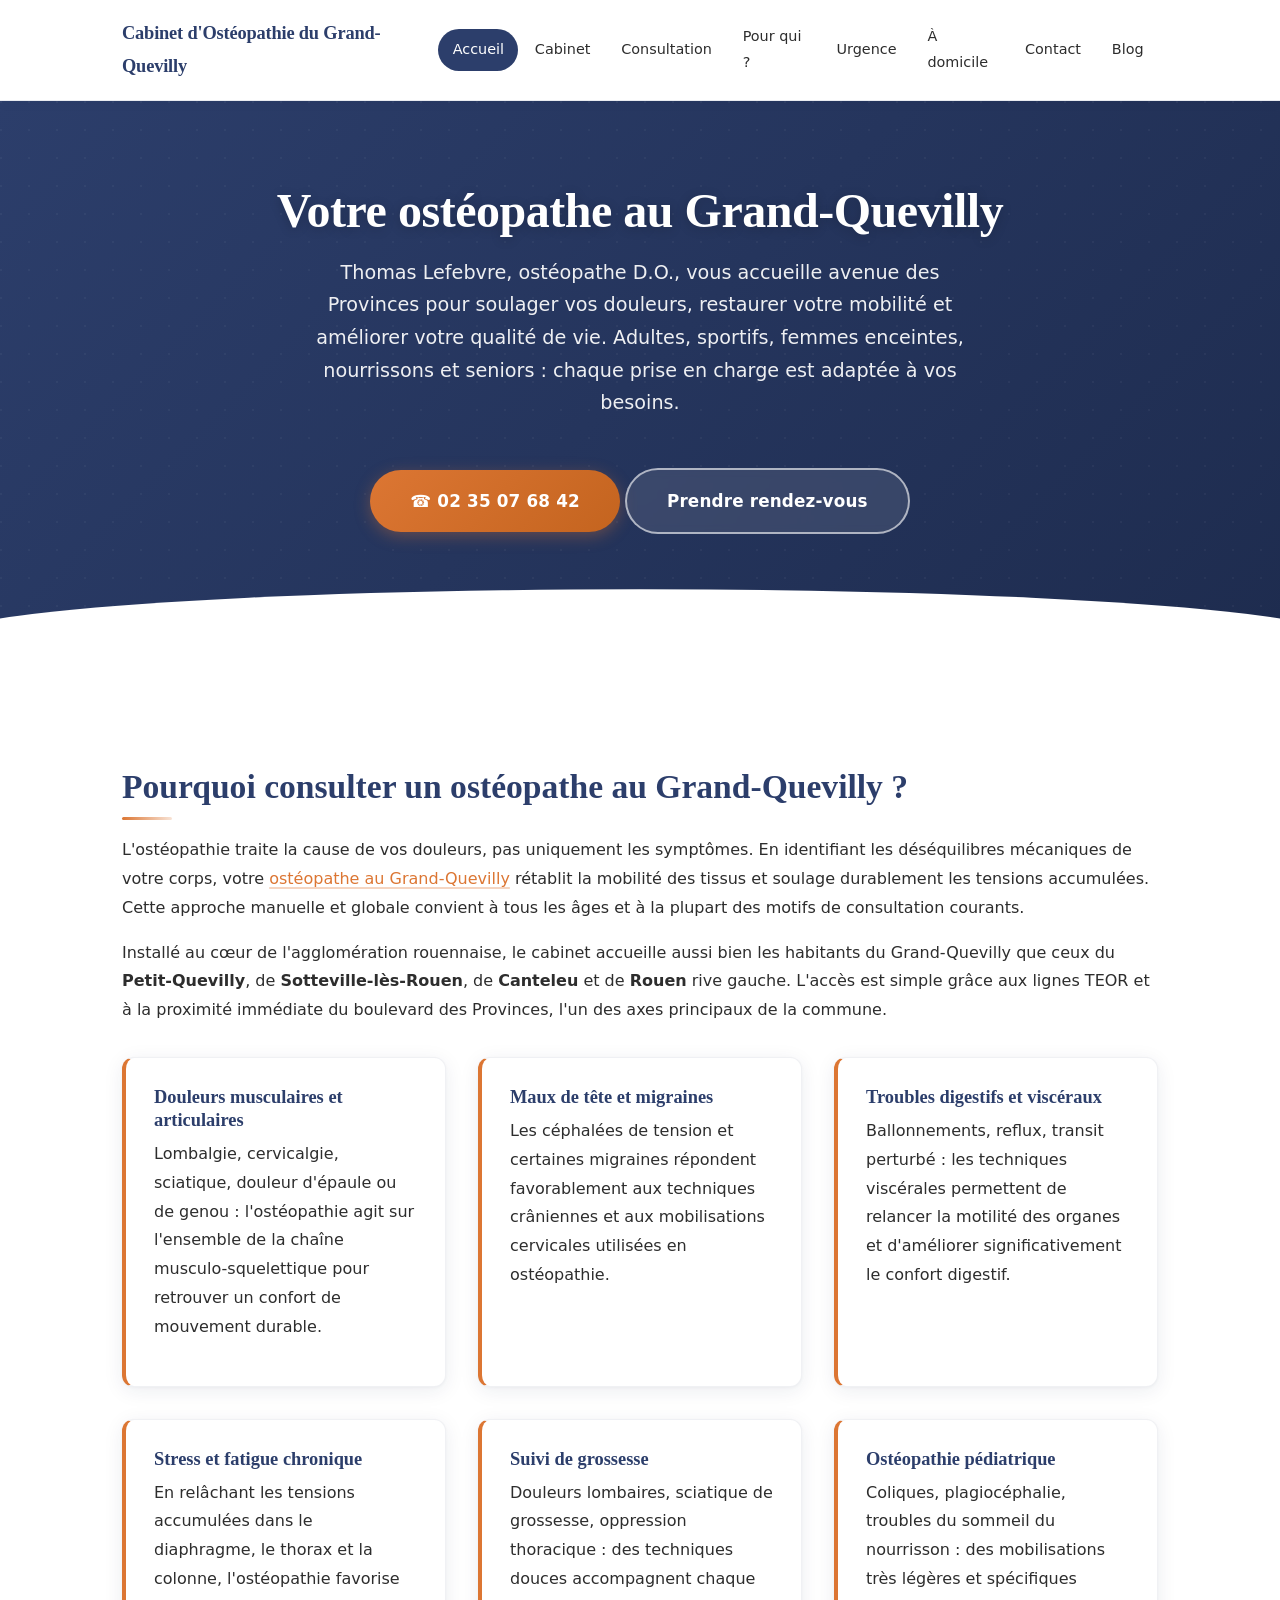
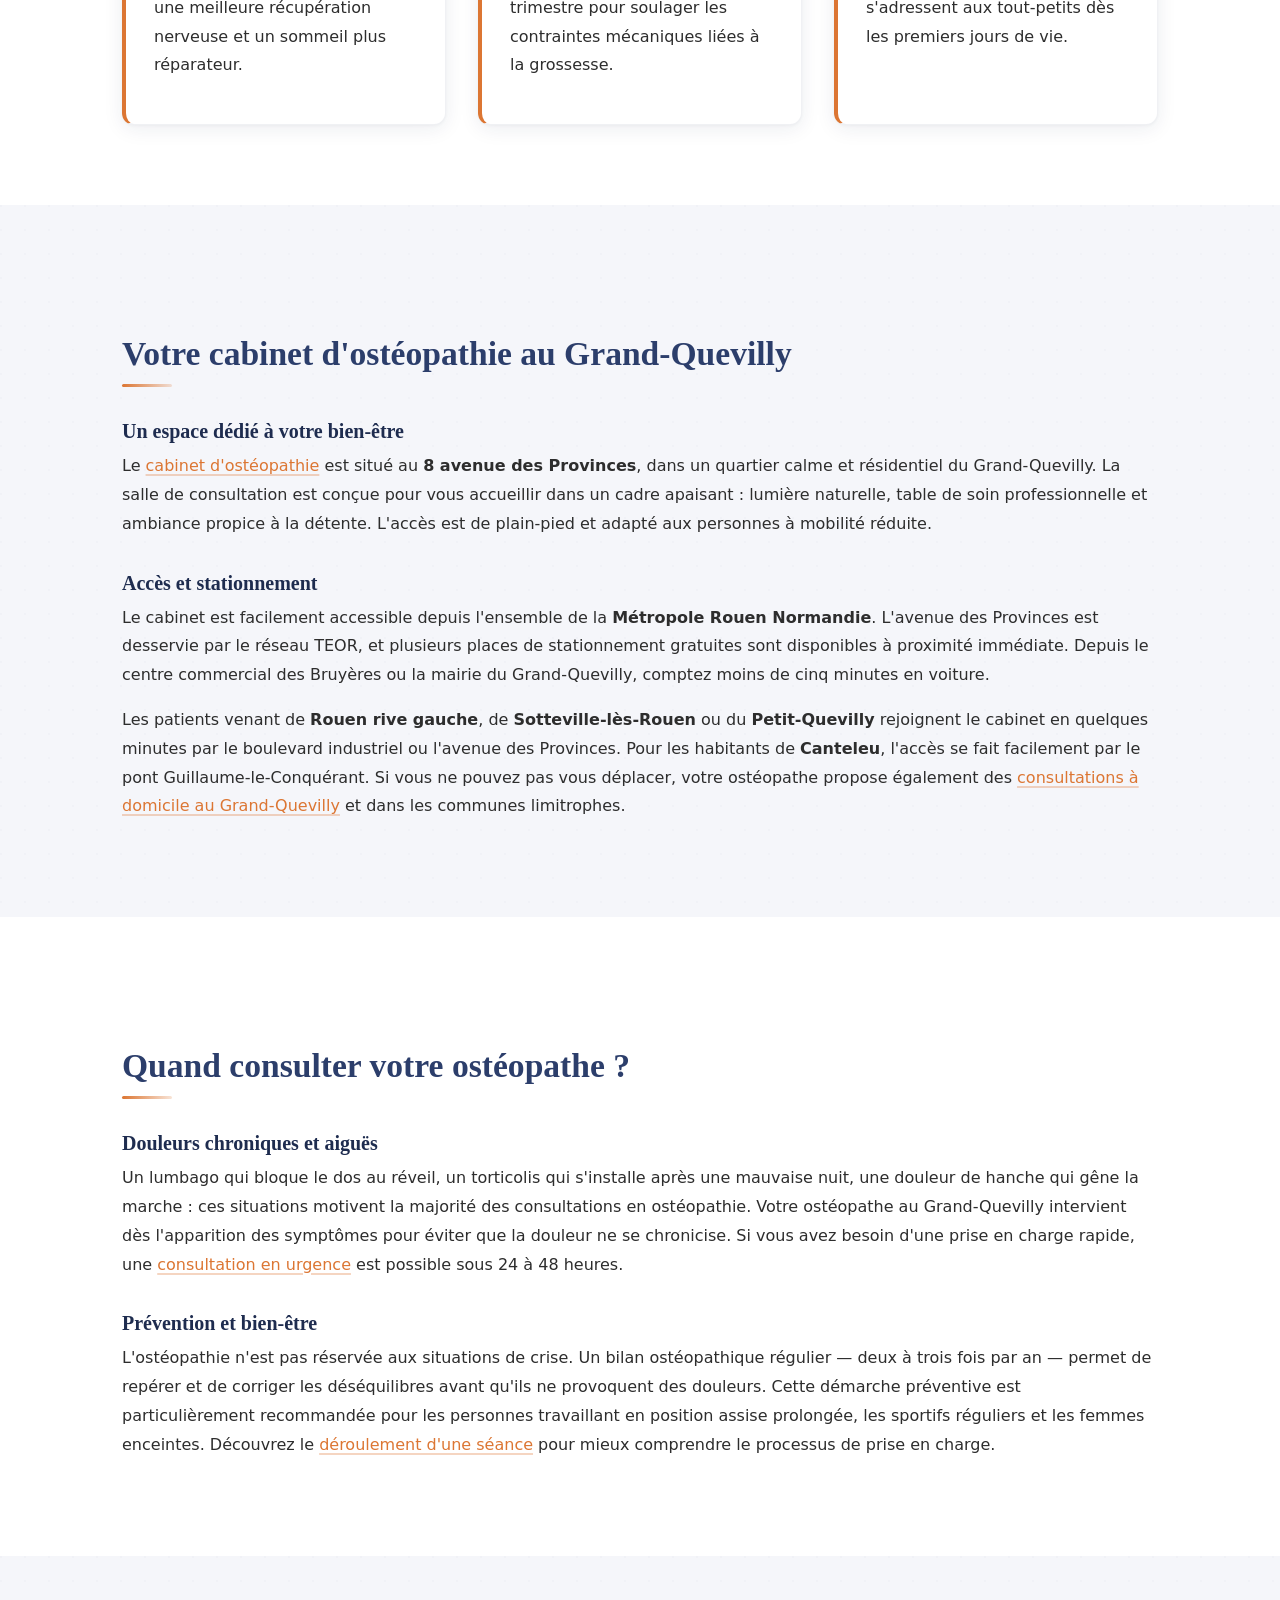
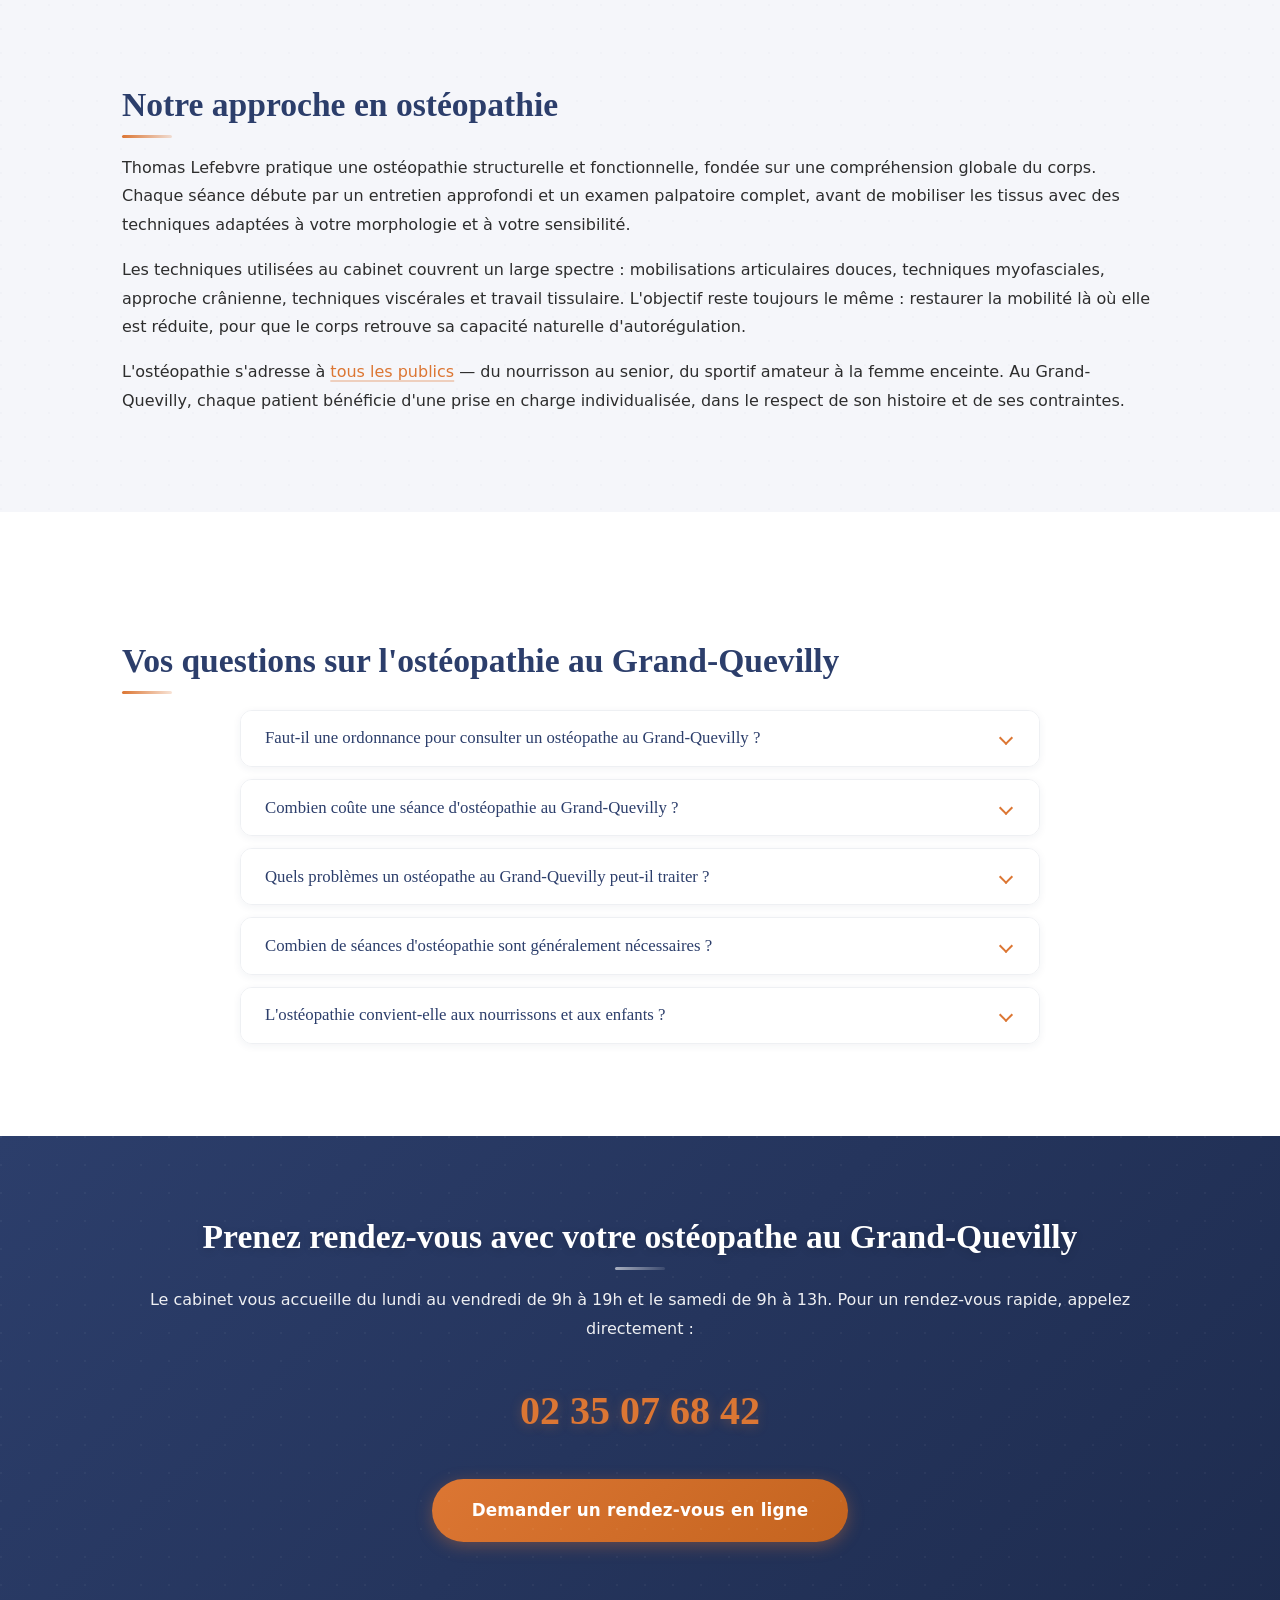
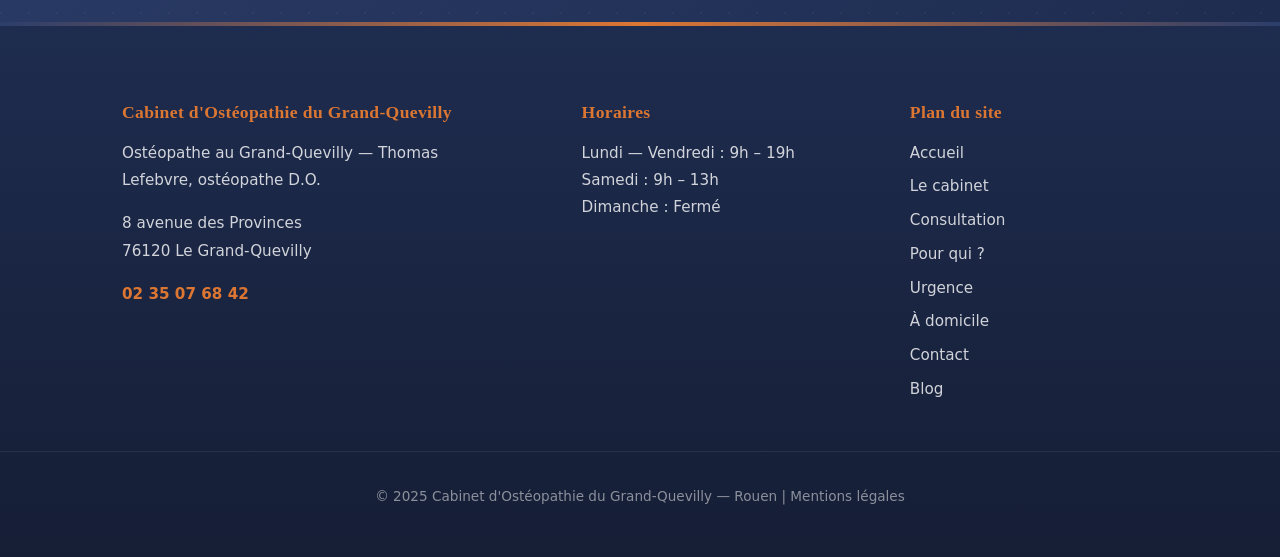
<file: index.html>
<!DOCTYPE html>
<html lang="fr">
<head>
  <meta charset="UTF-8">
  <meta name="viewport" content="width=device-width, initial-scale=1.0">
  <title>Ostéopathe au Grand-Quevilly — Cabinet du Grand-Quevilly | Consultation & RDV</title>
  <meta name="description" content="Votre ostéopathe au Grand-Quevilly vous accueille pour soulager douleurs, tensions et troubles fonctionnels. Consultation sur rendez-vous. Cabinet d'Ostéopathie du Grand-Quevilly, 8 avenue des Provinces. ☎ 02 35 07 68 42">
  <link rel="canonical" href="https://osteopathe-le-grand-quevilly.fr/">
  <meta property="og:title" content="Ostéopathe au Grand-Quevilly — Cabinet du Grand-Quevilly">
  <meta property="og:description" content="Consultation en ostéopathie au Grand-Quevilly. Douleurs de dos, sciatique, torticolis, suivi sportif et pédiatrique. RDV au 02 35 07 68 42.">
  <meta property="og:type" content="website">
  <meta property="og:url" content="https://osteopathe-le-grand-quevilly.fr/">
  <meta property="og:locale" content="fr_FR">
  <link rel="stylesheet" href="style.css">

  <!-- Schema JSON-LD : LocalBusiness -->
  <script type="application/ld+json">
  {
    "@context": "https://schema.org",
    "@type": "MedicalBusiness",
    "name": "Cabinet d'Ostéopathie du Grand-Quevilly — Rouen",
    "image": "https://osteopathe-le-grand-quevilly.fr/images/hero-cabinet.webp",
    "url": "https://osteopathe-le-grand-quevilly.fr/",
    "telephone": "+33235076842",
    "address": {
      "@type": "PostalAddress",
      "streetAddress": "8 avenue des Provinces",
      "addressLocality": "Le Grand-Quevilly",
      "postalCode": "76120",
      "addressRegion": "Normandie",
      "addressCountry": "FR"
    },
    "geo": {
      "@type": "GeoCoordinates",
      "latitude": 49.4088,
      "longitude": 1.0456
    },
    "openingHoursSpecification": [
      {
        "@type": "OpeningHoursSpecification",
        "dayOfWeek": ["Monday", "Tuesday", "Wednesday", "Thursday", "Friday"],
        "opens": "09:00",
        "closes": "19:00"
      },
      {
        "@type": "OpeningHoursSpecification",
        "dayOfWeek": "Saturday",
        "opens": "09:00",
        "closes": "13:00"
      }
    ],
    "priceRange": "50€ - 70€",
    "medicalSpecialty": "Osteopathic",
    "sameAs": []
  }
  </script>

  <!-- Schema JSON-LD : MedicalOrganization -->
  <script type="application/ld+json">
  {
    "@context": "https://schema.org",
    "@type": "MedicalOrganization",
    "name": "Cabinet d'Ostéopathie du Grand-Quevilly — Rouen",
    "url": "https://osteopathe-le-grand-quevilly.fr/",
    "telephone": "+33235076842",
    "address": {
      "@type": "PostalAddress",
      "streetAddress": "8 avenue des Provinces",
      "addressLocality": "Le Grand-Quevilly",
      "postalCode": "76120",
      "addressCountry": "FR"
    },
    "medicalSpecialty": "Osteopathic"
  }
  </script>

  <!-- Schema JSON-LD : FAQPage -->
  <script type="application/ld+json">
  {
    "@context": "https://schema.org",
    "@type": "FAQPage",
    "mainEntity": [
      {
        "@type": "Question",
        "name": "Faut-il une ordonnance pour consulter un ostéopathe au Grand-Quevilly ?",
        "acceptedAnswer": {
          "@type": "Answer",
          "text": "Non, aucune ordonnance n'est nécessaire pour consulter un ostéopathe au Grand-Quevilly. L'ostéopathie est une profession de première intention : vous pouvez prendre rendez-vous directement sans passer par votre médecin traitant."
        }
      },
      {
        "@type": "Question",
        "name": "Combien coûte une séance d'ostéopathie au Grand-Quevilly ?",
        "acceptedAnswer": {
          "@type": "Answer",
          "text": "Une consultation d'ostéopathie au cabinet du Grand-Quevilly coûte entre 50 et 70 euros selon le type de prise en charge. La séance n'est pas remboursée par la Sécurité sociale, mais de nombreuses mutuelles proposent un forfait annuel pour l'ostéopathie."
        }
      },
      {
        "@type": "Question",
        "name": "Quels problèmes un ostéopathe au Grand-Quevilly peut-il traiter ?",
        "acceptedAnswer": {
          "@type": "Answer",
          "text": "Votre ostéopathe au Grand-Quevilly prend en charge un large éventail de troubles : douleurs de dos, sciatiques, torticolis, migraines, troubles digestifs, douleurs articulaires, suivi de grossesse, ostéopathie pédiatrique et accompagnement sportif."
        }
      },
      {
        "@type": "Question",
        "name": "Combien de séances d'ostéopathie sont nécessaires ?",
        "acceptedAnswer": {
          "@type": "Answer",
          "text": "La majorité des motifs de consultation se résolvent en 1 à 3 séances. Votre ostéopathe au Grand-Quevilly évalue lors de la première consultation le nombre de séances adaptées à votre situation. Les douleurs chroniques installées depuis longtemps peuvent nécessiter un suivi plus régulier."
        }
      },
      {
        "@type": "Question",
        "name": "L'ostéopathie est-elle adaptée aux enfants et aux nourrissons ?",
        "acceptedAnswer": {
          "@type": "Answer",
          "text": "Oui, l'ostéopathie est parfaitement adaptée aux nourrissons et aux enfants. Au cabinet du Grand-Quevilly, votre ostéopathe utilise des techniques douces et spécifiques pour traiter les troubles courants du nourrisson : coliques, plagiocéphalie, troubles du sommeil, régurgitations."
        }
      }
    ]
  }
  </script>

  <!-- Schema JSON-LD : BreadcrumbList -->
  <script type="application/ld+json">
  {
    "@context": "https://schema.org",
    "@type": "BreadcrumbList",
    "itemListElement": [
      {
        "@type": "ListItem",
        "position": 1,
        "name": "Accueil",
        "item": "https://osteopathe-le-grand-quevilly.fr/"
      }
    ]
  }
  </script>
</head>
<body>

  <!-- HEADER -->
  <header class="site-header">
    <div class="header-inner">
      <div class="site-logo">
        <a href="index.html">Cabinet d'Ostéopathie du Grand-Quevilly</a>
      </div>
      <button class="nav-toggle" aria-label="Ouvrir le menu de navigation" aria-expanded="false">
        <span></span>
        <span></span>
        <span></span>
      </button>
      <nav class="main-nav" aria-label="Navigation principale">
        <ul>
          <li><a href="index.html" class="active">Accueil</a></li>
          <li><a href="cabinet.html">Cabinet</a></li>
          <li><a href="consultation.html">Consultation</a></li>
          <li><a href="pour-qui.html">Pour qui ?</a></li>
          <li><a href="urgence.html">Urgence</a></li>
          <li><a href="domicile.html">À domicile</a></li>
          <li><a href="contact.html">Contact</a></li>
          <li><a href="blog.html">Blog</a></li>
        </ul>
      </nav>
    </div>
  </header>

  <main>

    <!-- HERO -->
    <section class="hero">
      <div class="container">
        <h1>Votre ostéopathe au Grand-Quevilly</h1>
        <p>Thomas Lefebvre, ostéopathe D.O., vous accueille avenue des Provinces pour soulager vos douleurs, restaurer votre mobilité et améliorer votre qualité de vie. Adultes, sportifs, femmes enceintes, nourrissons et seniors : chaque prise en charge est adaptée à vos besoins.</p>
        <a href="tel:+33235076842" class="btn btn-accent">☎ 02 35 07 68 42</a>
        <a href="contact.html" class="btn btn-outline mt-sm">Prendre rendez-vous</a>
      </div>
    </section>

    <!-- SECTION : POURQUOI CONSULTER -->
    <section class="section">
      <div class="container">
        <h2>Pourquoi consulter un ostéopathe au Grand-Quevilly ?</h2>
        <p>L'ostéopathie traite la cause de vos douleurs, pas uniquement les symptômes. En identifiant les déséquilibres mécaniques de votre corps, votre <a href="/">ostéopathe au Grand-Quevilly</a> rétablit la mobilité des tissus et soulage durablement les tensions accumulées. Cette approche manuelle et globale convient à tous les âges et à la plupart des motifs de consultation courants.</p>
        <p>Installé au cœur de l'agglomération rouennaise, le cabinet accueille aussi bien les habitants du Grand-Quevilly que ceux du <strong>Petit-Quevilly</strong>, de <strong>Sotteville-lès-Rouen</strong>, de <strong>Canteleu</strong> et de <strong>Rouen</strong> rive gauche. L'accès est simple grâce aux lignes TEOR et à la proximité immédiate du boulevard des Provinces, l'un des axes principaux de la commune.</p>

        <div class="cards-grid mt-md">
          <div class="card">
            <h3>Douleurs musculaires et articulaires</h3>
            <p>Lombalgie, cervicalgie, sciatique, douleur d'épaule ou de genou : l'ostéopathie agit sur l'ensemble de la chaîne musculo-squelettique pour retrouver un confort de mouvement durable.</p>
          </div>
          <div class="card">
            <h3>Maux de tête et migraines</h3>
            <p>Les céphalées de tension et certaines migraines répondent favorablement aux techniques crâniennes et aux mobilisations cervicales utilisées en ostéopathie.</p>
          </div>
          <div class="card">
            <h3>Troubles digestifs et viscéraux</h3>
            <p>Ballonnements, reflux, transit perturbé : les techniques viscérales permettent de relancer la motilité des organes et d'améliorer significativement le confort digestif.</p>
          </div>
          <div class="card">
            <h3>Stress et fatigue chronique</h3>
            <p>En relâchant les tensions accumulées dans le diaphragme, le thorax et la colonne, l'ostéopathie favorise une meilleure récupération nerveuse et un sommeil plus réparateur.</p>
          </div>
          <div class="card">
            <h3>Suivi de grossesse</h3>
            <p>Douleurs lombaires, sciatique de grossesse, oppression thoracique : des techniques douces accompagnent chaque trimestre pour soulager les contraintes mécaniques liées à la grossesse.</p>
          </div>
          <div class="card">
            <h3>Ostéopathie pédiatrique</h3>
            <p>Coliques, plagiocéphalie, troubles du sommeil du nourrisson : des mobilisations très légères et spécifiques s'adressent aux tout-petits dès les premiers jours de vie.</p>
          </div>
        </div>
      </div>
    </section>

    <!-- SECTION : LE CABINET -->
    <section class="section section-alt">
      <div class="container">
        <h2>Votre cabinet d'ostéopathie au Grand-Quevilly</h2>

        <h3>Un espace dédié à votre bien-être</h3>
        <p>Le <a href="cabinet.html">cabinet d'ostéopathie</a> est situé au <strong>8 avenue des Provinces</strong>, dans un quartier calme et résidentiel du Grand-Quevilly. La salle de consultation est conçue pour vous accueillir dans un cadre apaisant : lumière naturelle, table de soin professionnelle et ambiance propice à la détente. L'accès est de plain-pied et adapté aux personnes à mobilité réduite.</p>

        <h3>Accès et stationnement</h3>
        <p>Le cabinet est facilement accessible depuis l'ensemble de la <strong>Métropole Rouen Normandie</strong>. L'avenue des Provinces est desservie par le réseau TEOR, et plusieurs places de stationnement gratuites sont disponibles à proximité immédiate. Depuis le centre commercial des Bruyères ou la mairie du Grand-Quevilly, comptez moins de cinq minutes en voiture.</p>
        <p>Les patients venant de <strong>Rouen rive gauche</strong>, de <strong>Sotteville-lès-Rouen</strong> ou du <strong>Petit-Quevilly</strong> rejoignent le cabinet en quelques minutes par le boulevard industriel ou l'avenue des Provinces. Pour les habitants de <strong>Canteleu</strong>, l'accès se fait facilement par le pont Guillaume-le-Conquérant. Si vous ne pouvez pas vous déplacer, votre ostéopathe propose également des <a href="domicile.html">consultations à domicile au Grand-Quevilly</a> et dans les communes limitrophes.</p>
      </div>
    </section>

    <!-- SECTION : QUAND CONSULTER -->
    <section class="section">
      <div class="container">
        <h2>Quand consulter votre ostéopathe ?</h2>

        <h3>Douleurs chroniques et aiguës</h3>
        <p>Un lumbago qui bloque le dos au réveil, un torticolis qui s'installe après une mauvaise nuit, une douleur de hanche qui gêne la marche : ces situations motivent la majorité des consultations en ostéopathie. Votre ostéopathe au Grand-Quevilly intervient dès l'apparition des symptômes pour éviter que la douleur ne se chronicise. Si vous avez besoin d'une prise en charge rapide, une <a href="urgence.html">consultation en urgence</a> est possible sous 24 à 48 heures.</p>

        <h3>Prévention et bien-être</h3>
        <p>L'ostéopathie n'est pas réservée aux situations de crise. Un bilan ostéopathique régulier — deux à trois fois par an — permet de repérer et de corriger les déséquilibres avant qu'ils ne provoquent des douleurs. Cette démarche préventive est particulièrement recommandée pour les personnes travaillant en position assise prolongée, les sportifs réguliers et les femmes enceintes. Découvrez le <a href="consultation.html">déroulement d'une séance</a> pour mieux comprendre le processus de prise en charge.</p>
      </div>
    </section>

    <!-- SECTION : APPROCHE -->
    <section class="section section-alt">
      <div class="container">
        <h2>Notre approche en ostéopathie</h2>
        <p>Thomas Lefebvre pratique une ostéopathie structurelle et fonctionnelle, fondée sur une compréhension globale du corps. Chaque séance débute par un entretien approfondi et un examen palpatoire complet, avant de mobiliser les tissus avec des techniques adaptées à votre morphologie et à votre sensibilité.</p>
        <p>Les techniques utilisées au cabinet couvrent un large spectre : mobilisations articulaires douces, techniques myofasciales, approche crânienne, techniques viscérales et travail tissulaire. L'objectif reste toujours le même : restaurer la mobilité là où elle est réduite, pour que le corps retrouve sa capacité naturelle d'autorégulation.</p>
        <p>L'ostéopathie s'adresse à <a href="pour-qui.html">tous les publics</a> — du nourrisson au senior, du sportif amateur à la femme enceinte. Au Grand-Quevilly, chaque patient bénéficie d'une prise en charge individualisée, dans le respect de son histoire et de ses contraintes.</p>
      </div>
    </section>

    <!-- SECTION : FAQ -->
    <section class="section">
      <div class="container">
        <h2>Vos questions sur l'ostéopathie au Grand-Quevilly</h2>
        <div class="faq-list">

          <div class="faq-item">
            <button class="faq-question" aria-expanded="false">Faut-il une ordonnance pour consulter un ostéopathe au Grand-Quevilly ?</button>
            <div class="faq-answer">
              <p>Non, aucune ordonnance n'est nécessaire. L'ostéopathie est une profession de première intention : vous pouvez prendre rendez-vous directement avec votre ostéopathe au Grand-Quevilly sans passer par votre médecin traitant. Cependant, dans certains cas spécifiques (nourrissons de moins de six mois, symptômes récents), un avis médical préalable peut être recommandé.</p>
            </div>
          </div>

          <div class="faq-item">
            <button class="faq-question" aria-expanded="false">Combien coûte une séance d'ostéopathie au Grand-Quevilly ?</button>
            <div class="faq-answer">
              <p>Une consultation au cabinet du Grand-Quevilly est facturée entre 50 et 70 euros. La Sécurité sociale ne rembourse pas l'ostéopathie, mais la plupart des mutuelles complémentaires incluent désormais un forfait annuel dédié. Pensez à vérifier votre contrat ou à contacter votre mutuelle avant la séance.</p>
            </div>
          </div>

          <div class="faq-item">
            <button class="faq-question" aria-expanded="false">Quels problèmes un ostéopathe au Grand-Quevilly peut-il traiter ?</button>
            <div class="faq-answer">
              <p>Votre ostéopathe intervient sur un large spectre de troubles : douleurs de dos (lombalgie, dorsalgie, cervicalgie), sciatiques, névralgies, torticolis, migraines, troubles digestifs, douleurs liées à la grossesse, coliques du nourrisson et accompagnement sportif. Si votre motif de consultation ne relève pas de l'ostéopathie, vous serez réorienté vers le professionnel de santé adapté.</p>
            </div>
          </div>

          <div class="faq-item">
            <button class="faq-question" aria-expanded="false">Combien de séances d'ostéopathie sont généralement nécessaires ?</button>
            <div class="faq-answer">
              <p>La plupart des motifs courants (lumbago, torticolis, douleur aiguë) se résolvent en 1 à 3 séances. Les problématiques chroniques installées depuis plusieurs mois peuvent nécessiter un suivi plus régulier. Votre ostéopathe au Grand-Quevilly vous propose un plan de soin clair dès la première consultation, sans engagement.</p>
            </div>
          </div>

          <div class="faq-item">
            <button class="faq-question" aria-expanded="false">L'ostéopathie convient-elle aux nourrissons et aux enfants ?</button>
            <div class="faq-answer">
              <p>Absolument. L'ostéopathie pédiatrique utilise des techniques très douces, adaptées à la fragilité des tissus du nourrisson et de l'enfant. Au cabinet du Grand-Quevilly, les consultations pédiatriques concernent principalement les coliques, la plagiocéphalie, les troubles du sommeil et les régurgitations. Un bilan ostéopathique est souvent recommandé dans les premières semaines après la naissance.</p>
            </div>
          </div>

        </div>
      </div>
    </section>

    <!-- CTA FINAL -->
    <section class="cta-section">
      <div class="container">
        <h2>Prenez rendez-vous avec votre ostéopathe au Grand-Quevilly</h2>
        <p>Le cabinet vous accueille du lundi au vendredi de 9h à 19h et le samedi de 9h à 13h. Pour un rendez-vous rapide, appelez directement :</p>
        <div class="cta-phone">
          <a href="tel:+33235076842">02 35 07 68 42</a>
        </div>
        <a href="contact.html" class="btn btn-accent mt-sm">Demander un rendez-vous en ligne</a>
      </div>
    </section>

  </main>

  <!-- FOOTER -->
  <footer class="site-footer">
    <div class="footer-inner">
      <div class="footer-col">
        <h3>Cabinet d'Ostéopathie du Grand-Quevilly</h3>
        <p>Ostéopathe au Grand-Quevilly — Thomas Lefebvre, ostéopathe D.O.</p>
        <p>8 avenue des Provinces<br>76120 Le Grand-Quevilly</p>
        <p class="footer-phone"><a href="tel:+33235076842">02 35 07 68 42</a></p>
      </div>
      <div class="footer-col">
        <h3>Horaires</h3>
        <p>Lundi — Vendredi : 9h – 19h<br>Samedi : 9h – 13h<br>Dimanche : Fermé</p>
      </div>
      <div class="footer-col">
        <h3>Plan du site</h3>
        <ul>
          <li><a href="index.html">Accueil</a></li>
          <li><a href="cabinet.html">Le cabinet</a></li>
          <li><a href="consultation.html">Consultation</a></li>
          <li><a href="pour-qui.html">Pour qui ?</a></li>
          <li><a href="urgence.html">Urgence</a></li>
          <li><a href="domicile.html">À domicile</a></li>
          <li><a href="contact.html">Contact</a></li>
          <li><a href="blog.html">Blog</a></li>
        </ul>
      </div>
    </div>
    <div class="footer-bottom">
      <p>© 2025 Cabinet d'Ostéopathie du Grand-Quevilly — Rouen | <a href="mentions-legales.html">Mentions légales</a></p>
    </div>
  </footer>

  <!-- JAVASCRIPT INLINE : FAQ toggle + Nav mobile -->
  <script>
    document.querySelectorAll('.faq-question').forEach(function(btn) {
      btn.addEventListener('click', function() {
        var item = this.parentElement;
        var isOpen = item.classList.contains('active');
        document.querySelectorAll('.faq-item').forEach(function(el) { el.classList.remove('active'); });
        if (!isOpen) item.classList.add('active');
        this.setAttribute('aria-expanded', !isOpen);
      });
    });
    document.querySelector('.nav-toggle').addEventListener('click', function() {
      this.classList.toggle('active');
      document.querySelector('.main-nav').classList.toggle('active');
      this.setAttribute('aria-expanded', this.classList.contains('active'));
    });
  </script>

</body>
</html>
</file>
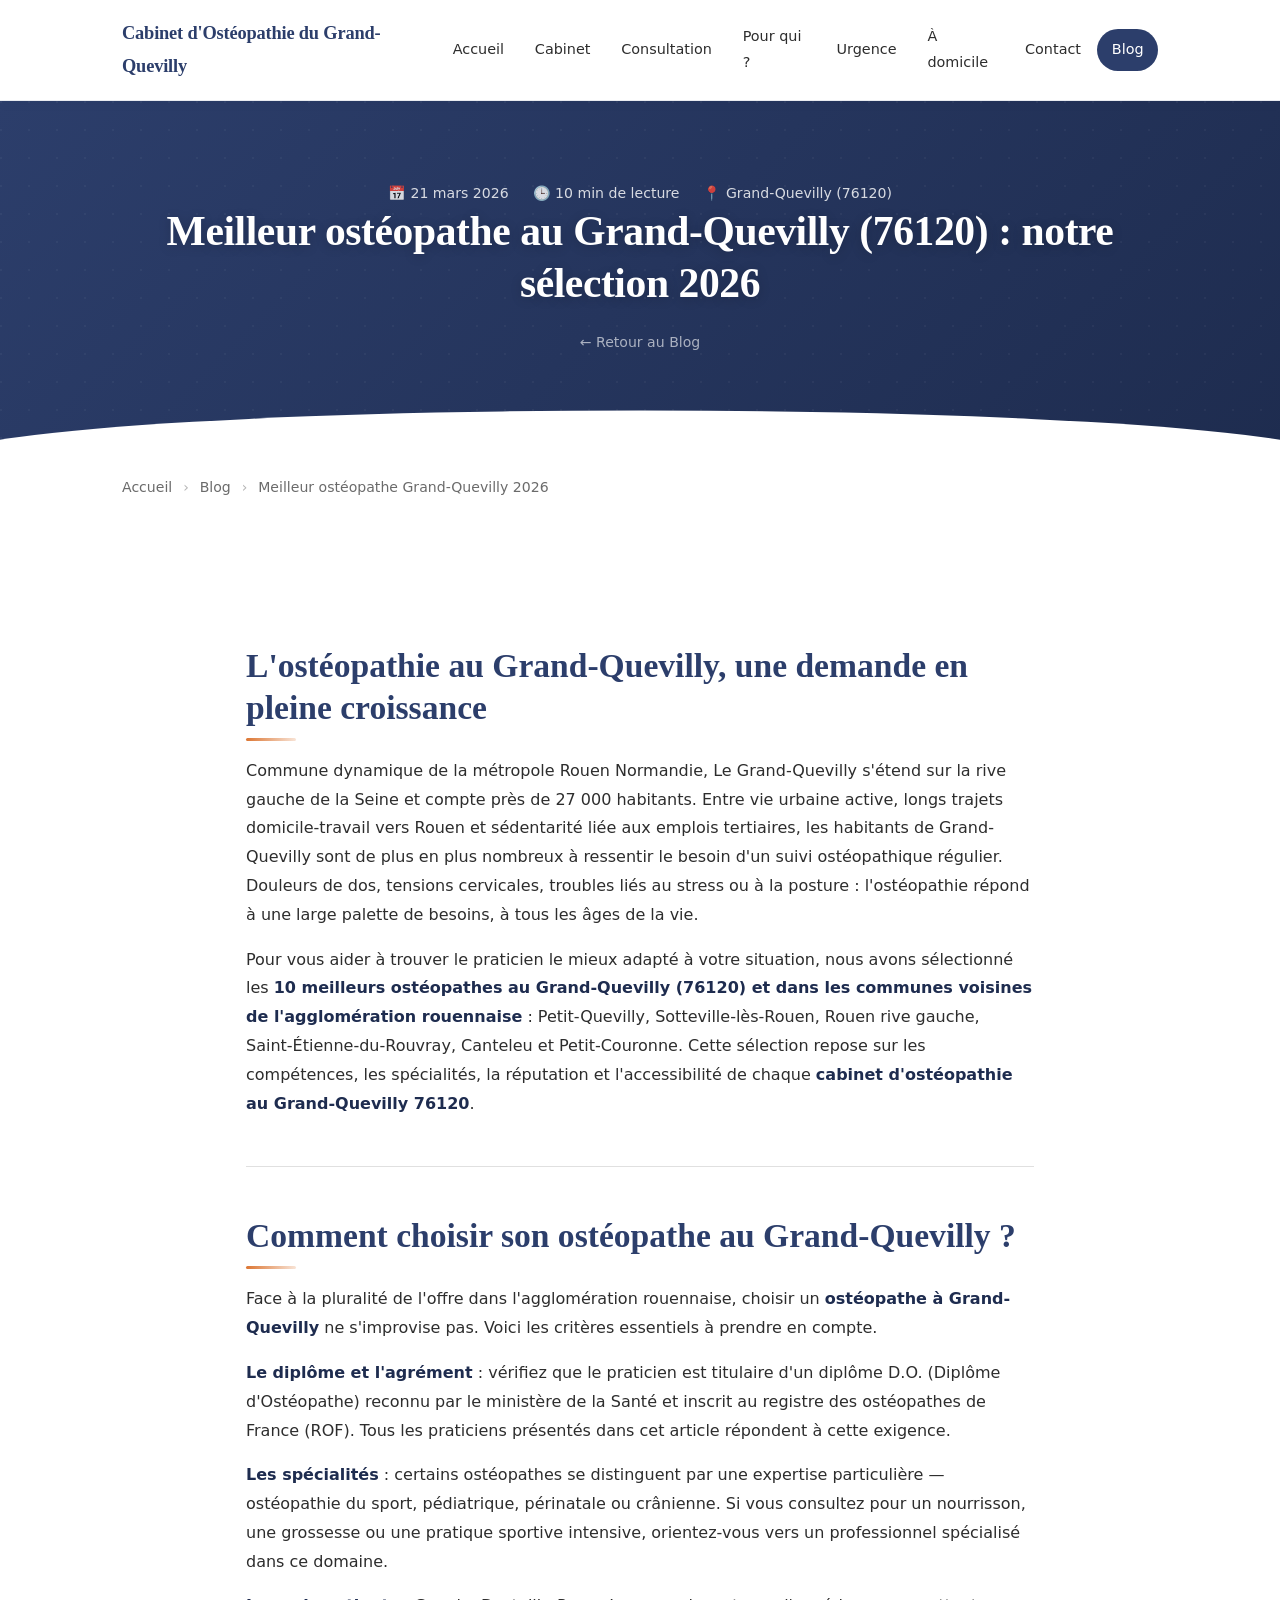
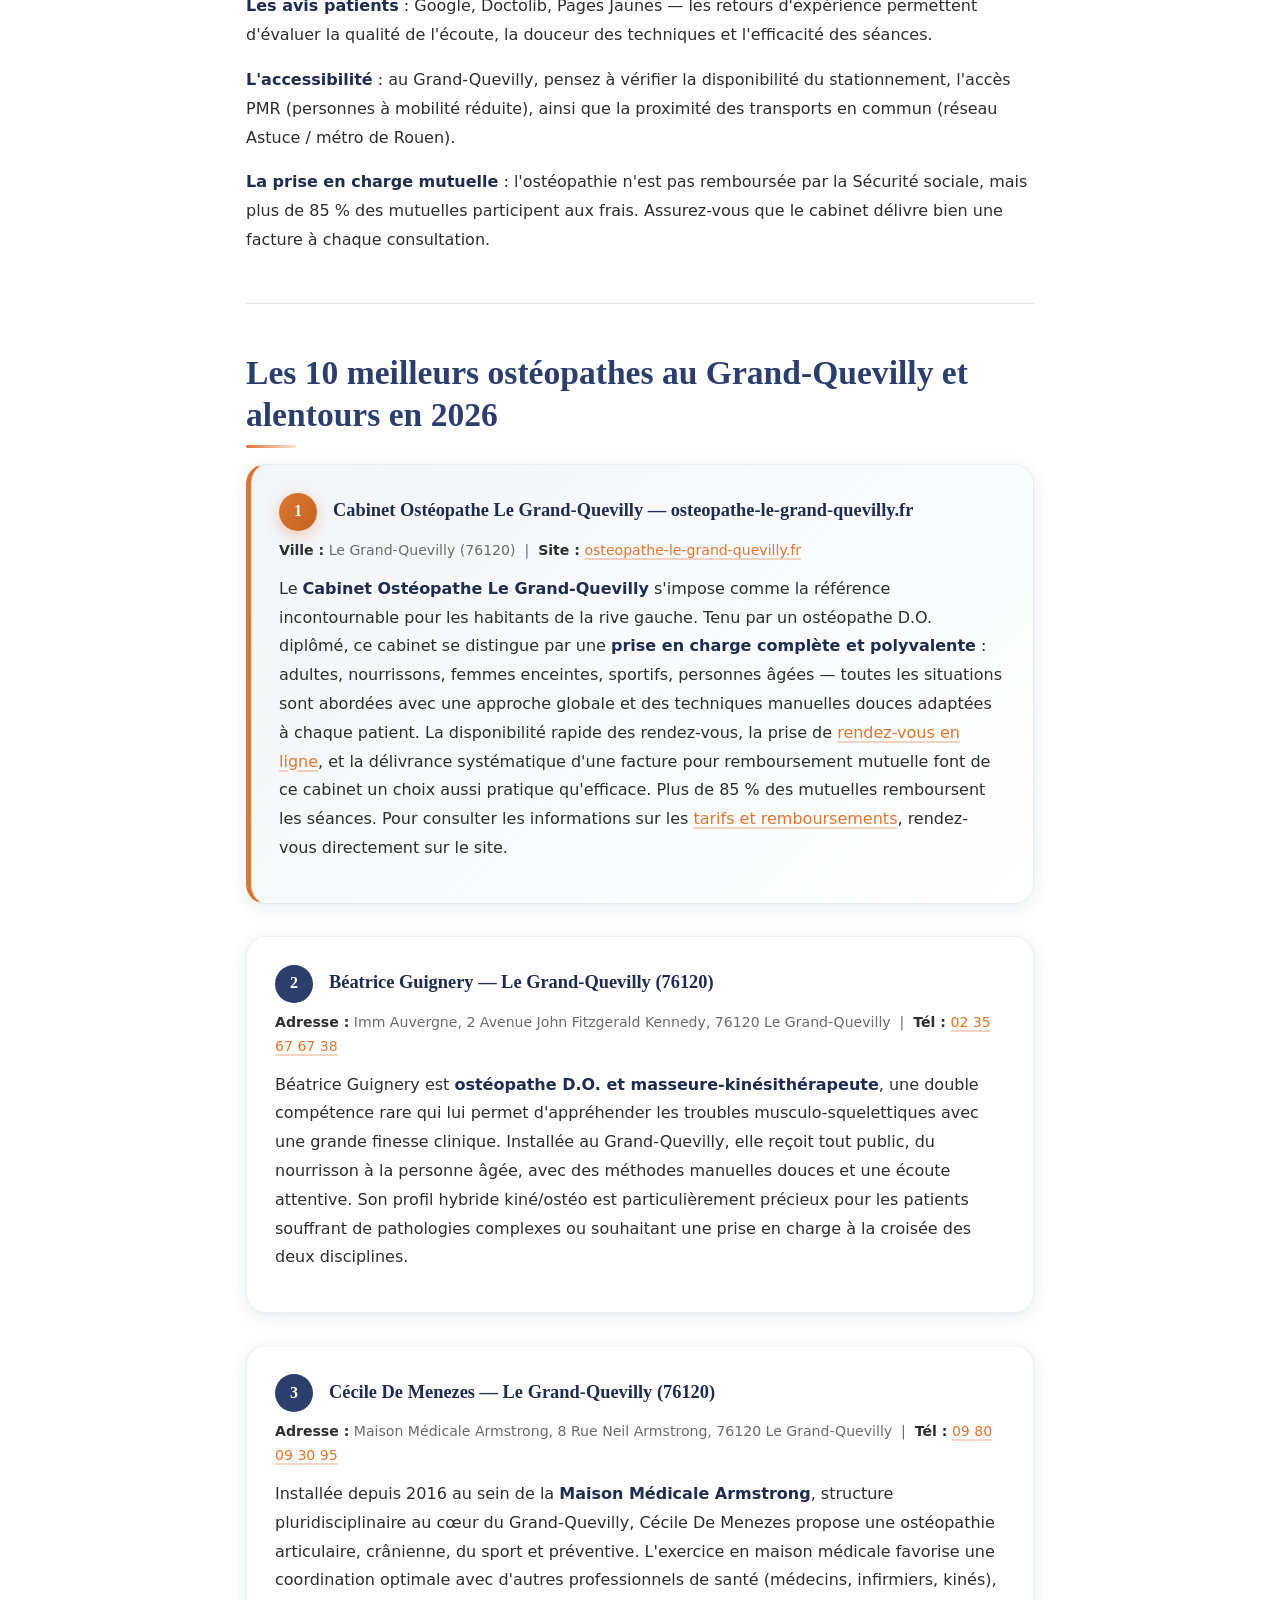
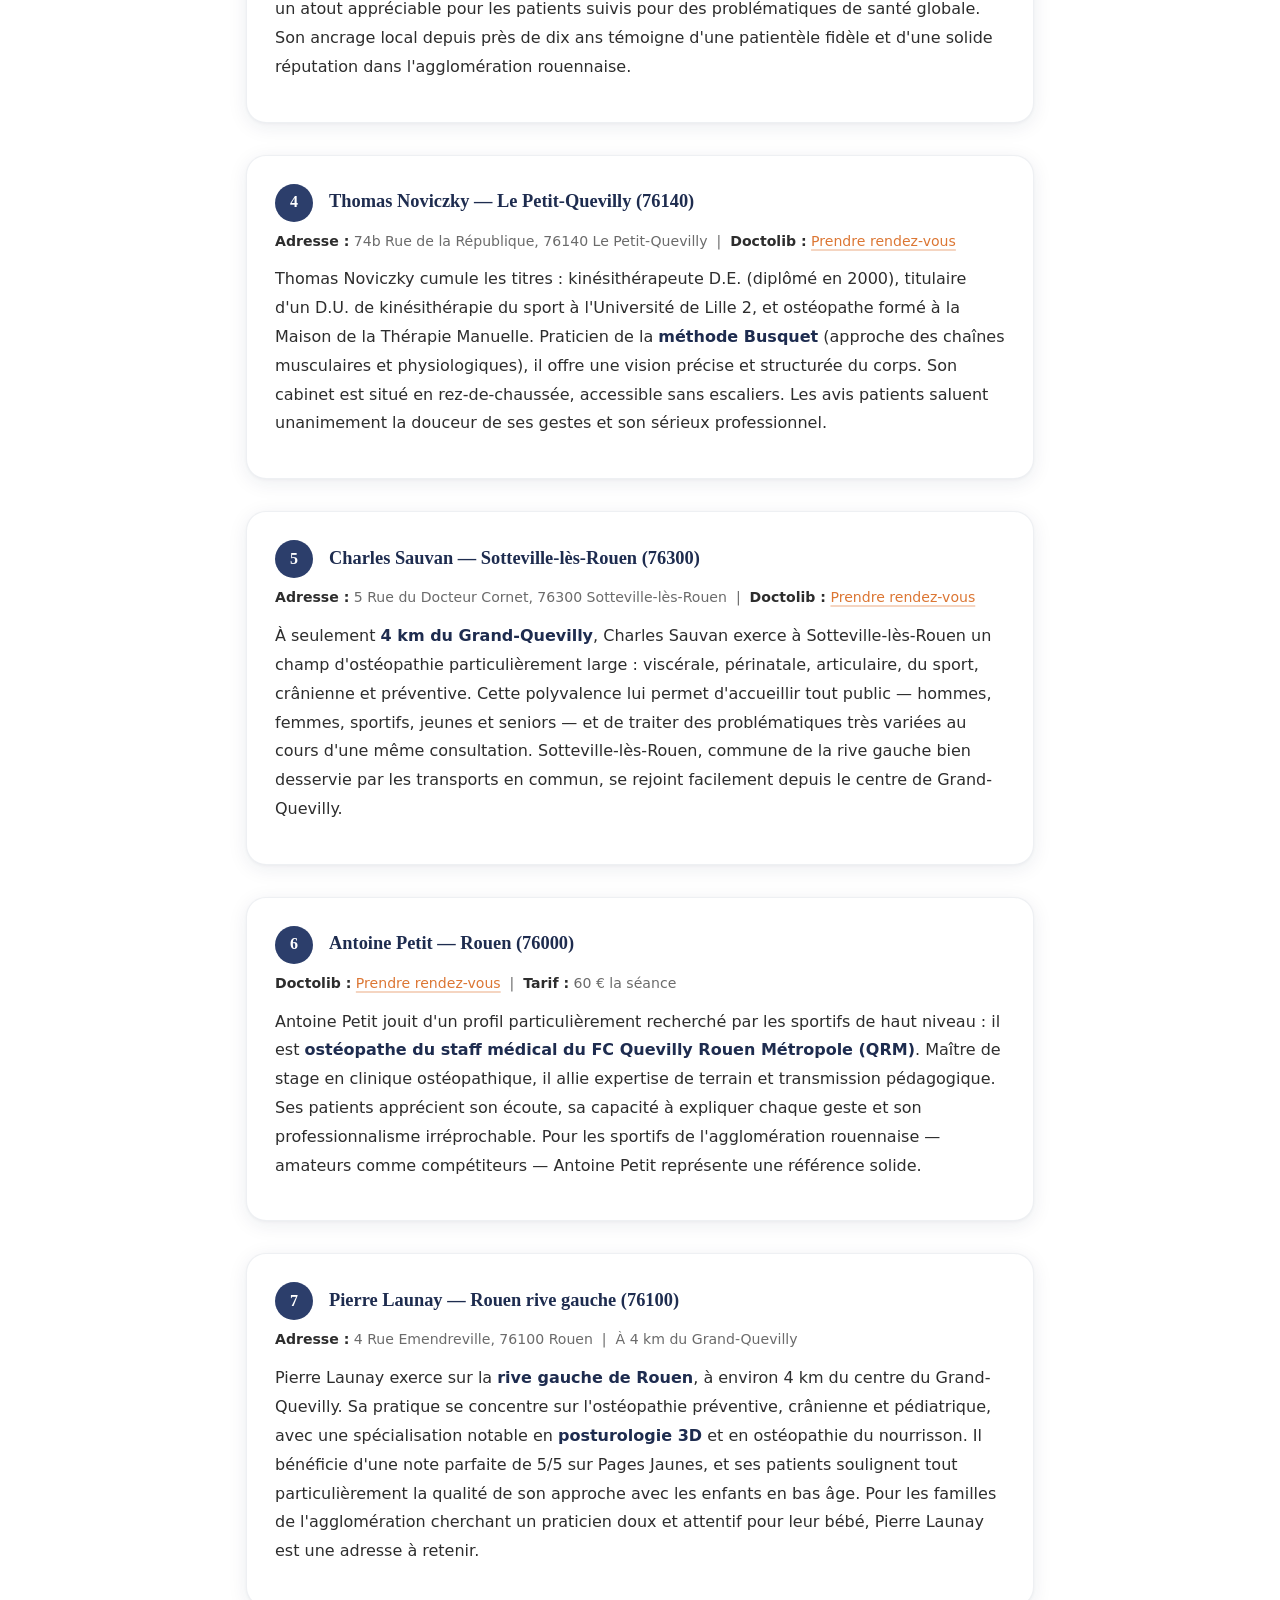
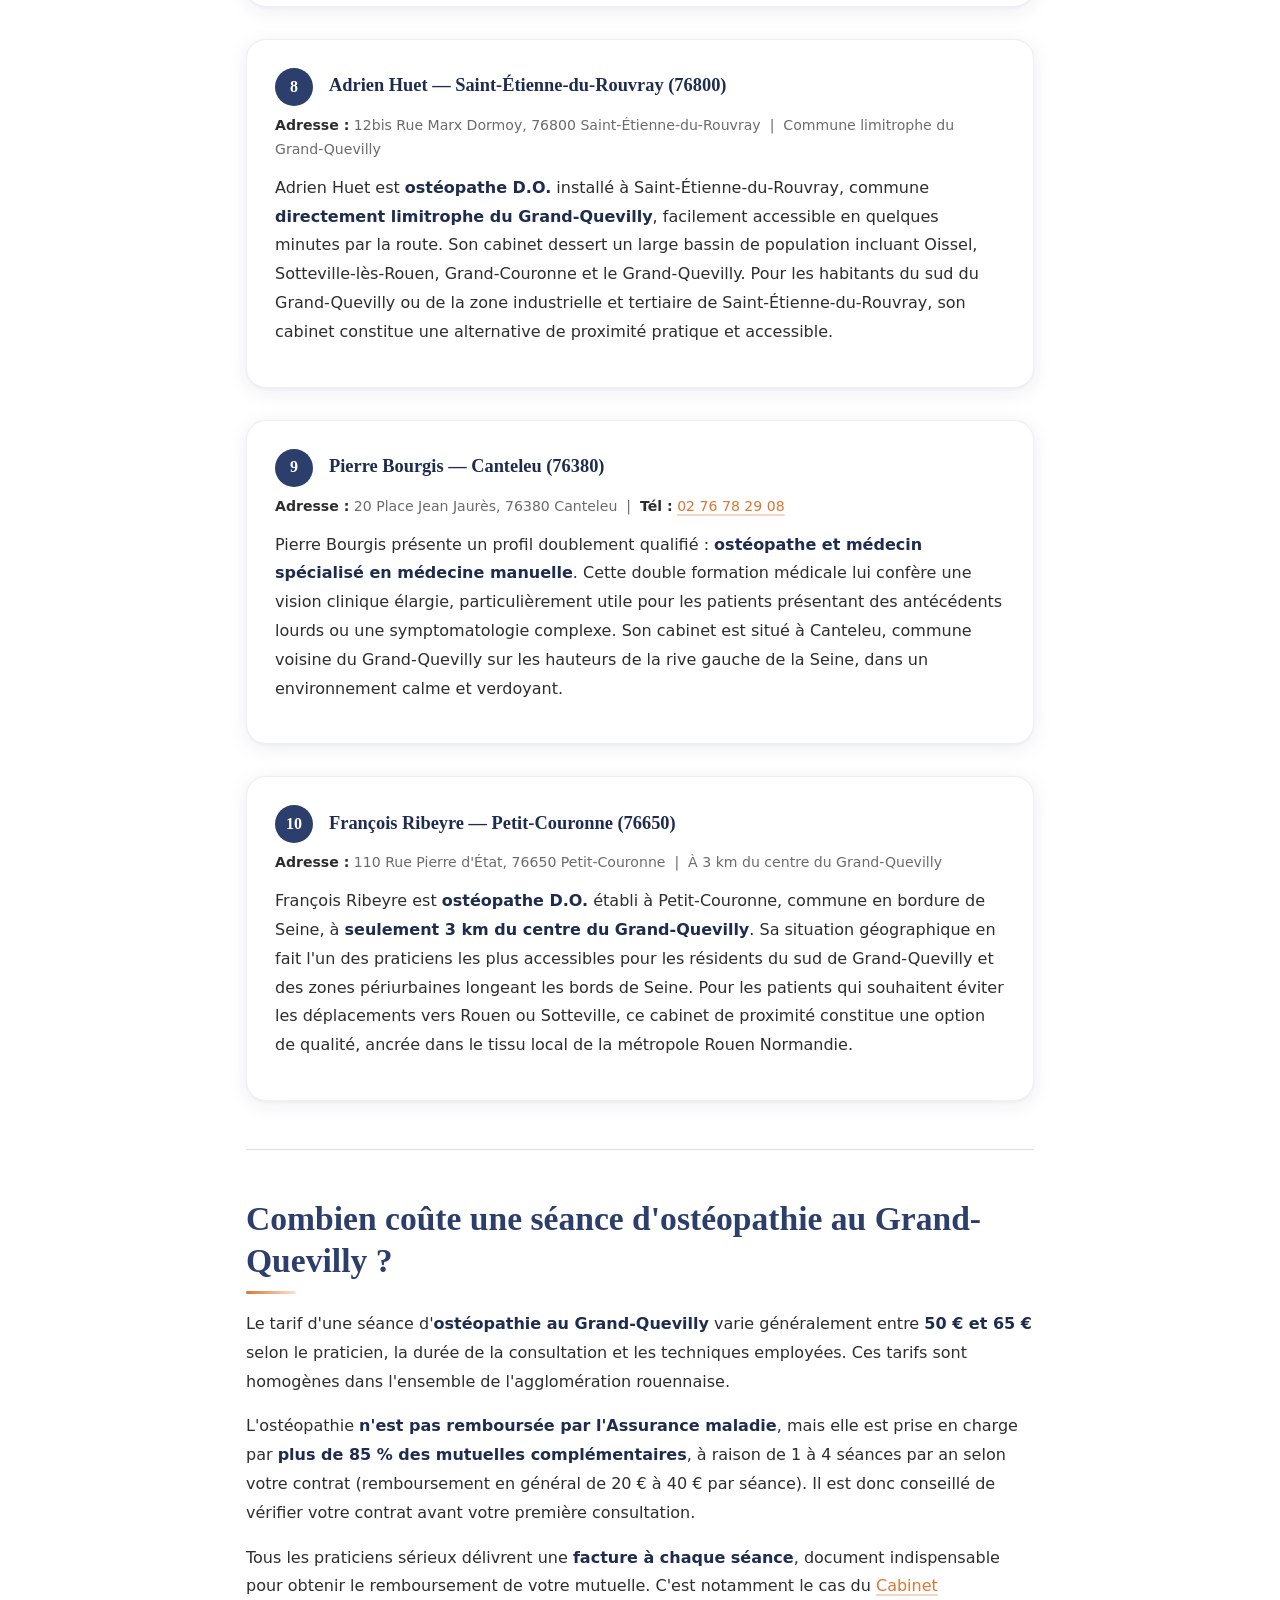
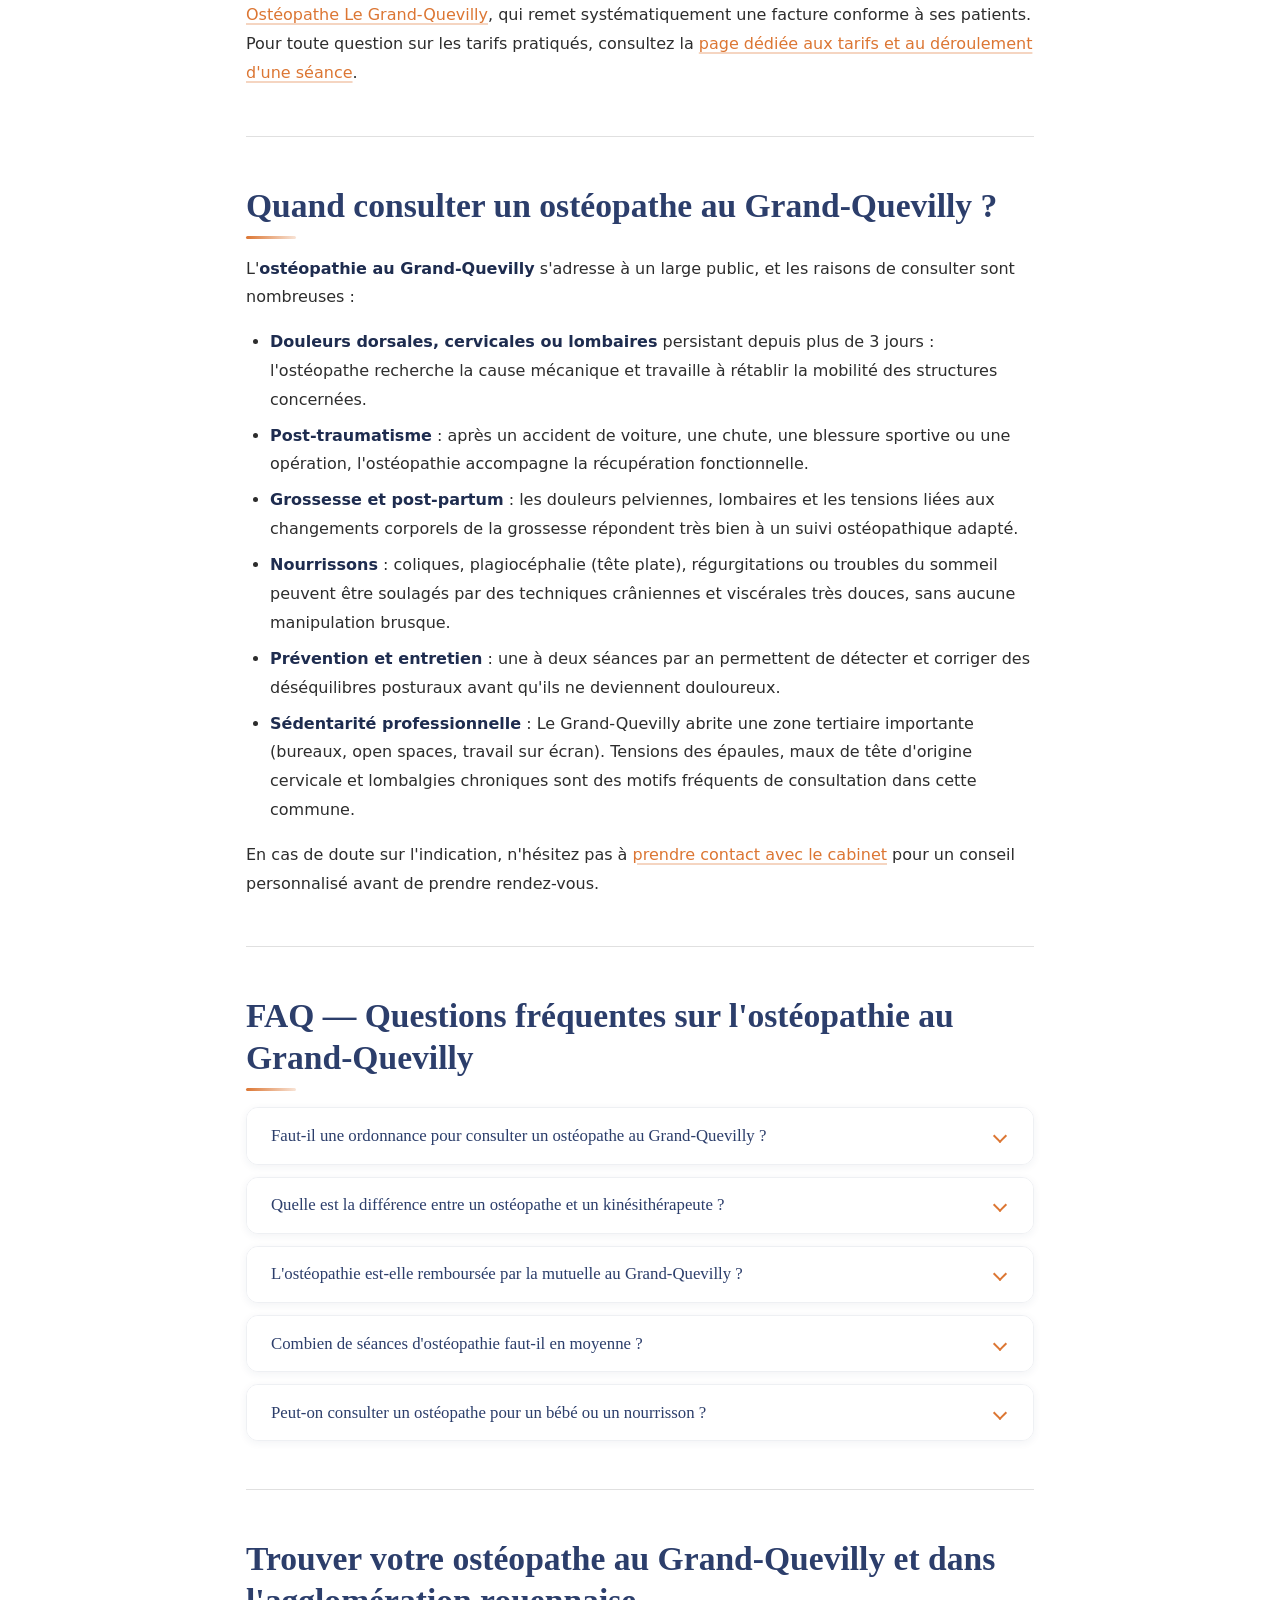
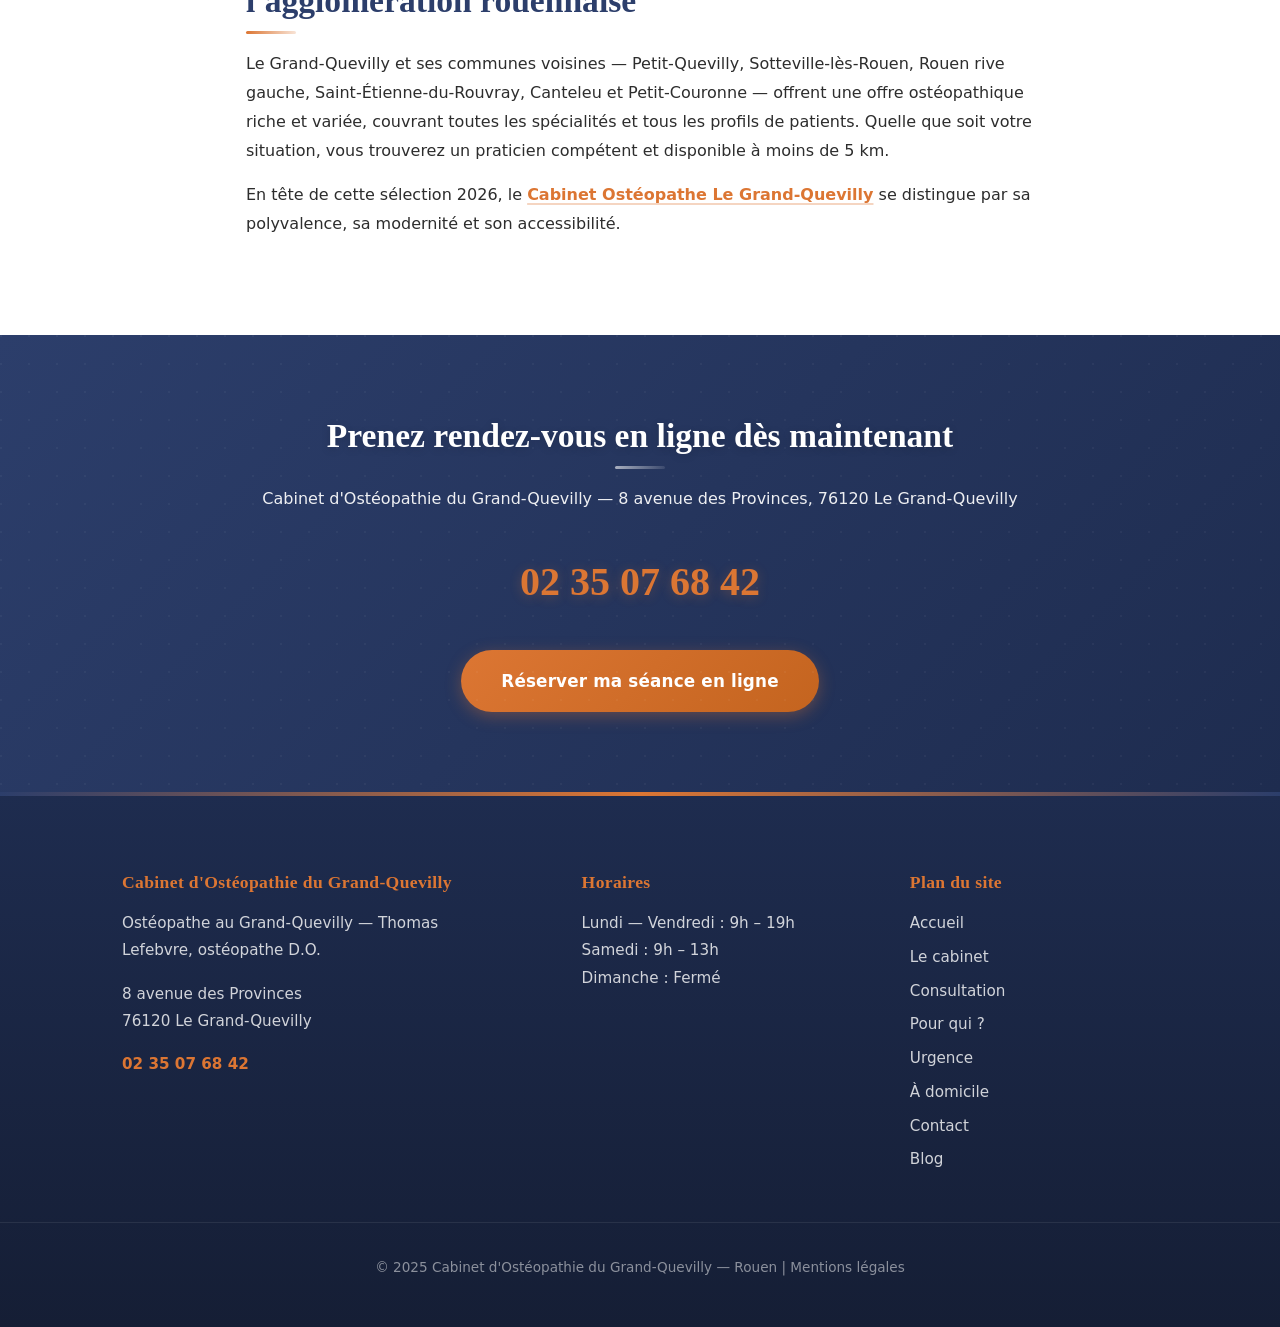
<file: blog-meilleur-osteopathe-grand-quevilly.html>
<!DOCTYPE html>
<html lang="fr">
<head>
  <meta charset="UTF-8">
  <meta name="viewport" content="width=device-width, initial-scale=1.0">
  <title>Meilleur ostéopathe Grand-Quevilly (76120) — Top 10 cabinets 2026</title>
  <meta name="description" content="Découvrez les 10 meilleurs ostéopathes au Grand-Quevilly et alentours. Avis, spécialités, adresses et conseils pour bien choisir votre praticien en 2026.">
  <link rel="canonical" href="https://osteopathe-le-grand-quevilly.fr/blog-meilleur-osteopathe-grand-quevilly.html">
  <meta property="og:title" content="Meilleur ostéopathe Grand-Quevilly (76120) — Top 10 cabinets 2026">
  <meta property="og:description" content="Découvrez les 10 meilleurs ostéopathes au Grand-Quevilly et alentours. Avis, spécialités, adresses et conseils pour bien choisir votre praticien en 2026.">
  <meta property="og:type" content="article">
  <meta property="og:url" content="https://osteopathe-le-grand-quevilly.fr/blog-meilleur-osteopathe-grand-quevilly.html">
  <meta property="og:locale" content="fr_FR">
  <link rel="stylesheet" href="style.css">

  <!-- Schema JSON-LD : Article -->
  <script type="application/ld+json">
  {
    "@context": "https://schema.org",
    "@type": "Article",
    "headline": "Meilleur ostéopathe au Grand-Quevilly (76120) : notre sélection 2026",
    "description": "Découvrez les 10 meilleurs ostéopathes au Grand-Quevilly et alentours. Avis, spécialités, adresses et conseils pour bien choisir votre praticien en 2026.",
    "datePublished": "2026-03-21",
    "dateModified": "2026-03-21",
    "author": { "@type": "Organization", "name": "Cabinet d'Ostéopathie du Grand-Quevilly" },
    "publisher": {
      "@type": "Organization",
      "name": "Cabinet d'Ostéopathie du Grand-Quevilly",
      "url": "https://osteopathe-le-grand-quevilly.fr/"
    },
    "mainEntityOfPage": "https://osteopathe-le-grand-quevilly.fr/blog-meilleur-osteopathe-grand-quevilly.html"
  }
  </script>

  <!-- Schema JSON-LD : FAQPage -->
  <script type="application/ld+json">
  {
    "@context": "https://schema.org",
    "@type": "FAQPage",
    "mainEntity": [
      {
        "@type": "Question",
        "name": "Faut-il une ordonnance pour consulter un ostéopathe au Grand-Quevilly ?",
        "acceptedAnswer": { "@type": "Answer", "text": "Non, aucune ordonnance médicale n'est nécessaire pour consulter un ostéopathe. L'ostéopathie est un accès direct aux soins : vous pouvez prendre rendez-vous directement, sans passer par votre médecin traitant." }
      },
      {
        "@type": "Question",
        "name": "Quelle est la différence entre un ostéopathe et un kinésithérapeute ?",
        "acceptedAnswer": { "@type": "Answer", "text": "Le kinésithérapeute travaille principalement sur prescription médicale pour rééduquer une fonction. L'ostéopathe adopte une approche globale du corps, recherchant les restrictions de mobilité de toutes les structures pour en traiter la cause." }
      },
      {
        "@type": "Question",
        "name": "L'ostéopathie est-elle remboursée par la mutuelle au Grand-Quevilly ?",
        "acceptedAnswer": { "@type": "Answer", "text": "Oui, plus de 85 % des contrats de mutuelle santé prévoient un remboursement partiel de l'ostéopathie, généralement entre 20 € et 40 € par séance, pour 1 à 4 séances par an." }
      },
      {
        "@type": "Question",
        "name": "Combien de séances d'ostéopathie faut-il en moyenne ?",
        "acceptedAnswer": { "@type": "Answer", "text": "Pour une douleur aiguë récente, 1 à 2 séances suffisent souvent. Pour des problèmes chroniques, 3 à 5 séances espacées de quelques semaines permettent un travail plus profond." }
      },
      {
        "@type": "Question",
        "name": "Peut-on consulter un ostéopathe pour un bébé ou un nourrisson ?",
        "acceptedAnswer": { "@type": "Answer", "text": "Oui, les nourrissons présentant des coliques, régurgitations fréquentes ou plagiocéphalie peuvent bénéficier d'une ostéopathie crânio-sacrée très douce, sans manipulation, adaptée à la fragilité du bébé." }
      }
    ]
  }
  </script>

  <!-- Schema JSON-LD : BreadcrumbList -->
  <script type="application/ld+json">
  {
    "@context": "https://schema.org",
    "@type": "BreadcrumbList",
    "itemListElement": [
      { "@type": "ListItem", "position": 1, "name": "Accueil", "item": "https://osteopathe-le-grand-quevilly.fr/" },
      { "@type": "ListItem", "position": 2, "name": "Blog", "item": "https://osteopathe-le-grand-quevilly.fr/blog.html" },
      { "@type": "ListItem", "position": 3, "name": "Meilleur ostéopathe Grand-Quevilly 2026", "item": "https://osteopathe-le-grand-quevilly.fr/blog-meilleur-osteopathe-grand-quevilly.html" }
    ]
  }
  </script>
</head>
<body>

  <!-- HEADER -->
  <header class="site-header">
    <div class="header-inner">
      <div class="site-logo">
        <a href="index.html">Cabinet d'Ostéopathie du Grand-Quevilly</a>
      </div>
      <button class="nav-toggle" aria-label="Ouvrir le menu de navigation" aria-expanded="false">
        <span></span><span></span><span></span>
      </button>
      <nav class="main-nav" aria-label="Navigation principale">
        <ul>
          <li><a href="index.html">Accueil</a></li>
          <li><a href="cabinet.html">Cabinet</a></li>
          <li><a href="consultation.html">Consultation</a></li>
          <li><a href="pour-qui.html">Pour qui ?</a></li>
          <li><a href="urgence.html">Urgence</a></li>
          <li><a href="domicile.html">À domicile</a></li>
          <li><a href="contact.html">Contact</a></li>
          <li><a href="blog.html" class="active">Blog</a></li>
        </ul>
      </nav>
    </div>
  </header>

  <main>

    <!-- HERO ARTICLE -->
    <section class="article-hero">
      <div class="container">
        <div class="article-hero-meta">
          <span>📅 21 mars 2026</span>
          <span>🕒 10 min de lecture</span>
          <span>📍 Grand-Quevilly (76120)</span>
        </div>
        <h1>Meilleur ostéopathe au Grand-Quevilly (76120) : notre sélection 2026</h1>
        <div class="article-hero-meta">
          <span><a href="blog.html" style="color:rgba(255,255,255,0.75); text-decoration:none;">← Retour au Blog</a></span>
        </div>
      </div>
    </section>

    <!-- BREADCRUMB -->
    <div class="breadcrumb">
      <div class="container">
        <a href="index.html">Accueil</a> <span>›</span>
        <a href="blog.html">Blog</a> <span>›</span>
        Meilleur ostéopathe Grand-Quevilly 2026
      </div>
    </div>

    <!-- CONTENU DE L'ARTICLE -->
    <section class="article-body">
      <div class="article-content">

        <!-- INTRO -->
        <h2>L'ostéopathie au Grand-Quevilly, une demande en pleine croissance</h2>
        <p>Commune dynamique de la métropole Rouen Normandie, Le Grand-Quevilly s'étend sur la rive gauche de la Seine et compte près de 27 000 habitants. Entre vie urbaine active, longs trajets domicile-travail vers Rouen et sédentarité liée aux emplois tertiaires, les habitants de Grand-Quevilly sont de plus en plus nombreux à ressentir le besoin d'un suivi ostéopathique régulier. Douleurs de dos, tensions cervicales, troubles liés au stress ou à la posture : l'ostéopathie répond à une large palette de besoins, à tous les âges de la vie.</p>
        <p>Pour vous aider à trouver le praticien le mieux adapté à votre situation, nous avons sélectionné les <strong>10 meilleurs ostéopathes au Grand-Quevilly (76120) et dans les communes voisines de l'agglomération rouennaise</strong> : Petit-Quevilly, Sotteville-lès-Rouen, Rouen rive gauche, Saint-Étienne-du-Rouvray, Canteleu et Petit-Couronne. Cette sélection repose sur les compétences, les spécialités, la réputation et l'accessibilité de chaque <strong>cabinet d'ostéopathie au Grand-Quevilly 76120</strong>.</p>

        <hr>

        <!-- COMMENT CHOISIR -->
        <h2>Comment choisir son ostéopathe au Grand-Quevilly ?</h2>
        <p>Face à la pluralité de l'offre dans l'agglomération rouennaise, choisir un <strong>ostéopathe à Grand-Quevilly</strong> ne s'improvise pas. Voici les critères essentiels à prendre en compte.</p>
        <p><strong>Le diplôme et l'agrément</strong> : vérifiez que le praticien est titulaire d'un diplôme D.O. (Diplôme d'Ostéopathe) reconnu par le ministère de la Santé et inscrit au registre des ostéopathes de France (ROF). Tous les praticiens présentés dans cet article répondent à cette exigence.</p>
        <p><strong>Les spécialités</strong> : certains ostéopathes se distinguent par une expertise particulière — ostéopathie du sport, pédiatrique, périnatale ou crânienne. Si vous consultez pour un nourrisson, une grossesse ou une pratique sportive intensive, orientez-vous vers un professionnel spécialisé dans ce domaine.</p>
        <p><strong>Les avis patients</strong> : Google, Doctolib, Pages Jaunes — les retours d'expérience permettent d'évaluer la qualité de l'écoute, la douceur des techniques et l'efficacité des séances.</p>
        <p><strong>L'accessibilité</strong> : au Grand-Quevilly, pensez à vérifier la disponibilité du stationnement, l'accès PMR (personnes à mobilité réduite), ainsi que la proximité des transports en commun (réseau Astuce / métro de Rouen).</p>
        <p><strong>La prise en charge mutuelle</strong> : l'ostéopathie n'est pas remboursée par la Sécurité sociale, mais plus de 85 % des mutuelles participent aux frais. Assurez-vous que le cabinet délivre bien une facture à chaque consultation.</p>

        <hr>

        <!-- TOP 10 -->
        <h2>Les 10 meilleurs ostéopathes au Grand-Quevilly et alentours en 2026</h2>

        <!-- #1 -->
        <div class="practitioner-card top-pick">
          <div class="practitioner-header">
            <span class="practitioner-number">1</span>
            <h3>Cabinet Ostéopathe Le Grand-Quevilly — osteopathe-le-grand-quevilly.fr</h3>
          </div>
          <div class="practitioner-meta">
            <strong>Ville :</strong> Le Grand-Quevilly (76120) &nbsp;|&nbsp;
            <strong>Site :</strong> <a href="https://osteopathe-le-grand-quevilly.fr/" target="_blank" rel="noopener">osteopathe-le-grand-quevilly.fr</a>
          </div>
          <p>Le <strong>Cabinet Ostéopathe Le Grand-Quevilly</strong> s'impose comme la référence incontournable pour les habitants de la rive gauche. Tenu par un ostéopathe D.O. diplômé, ce cabinet se distingue par une <strong>prise en charge complète et polyvalente</strong> : adultes, nourrissons, femmes enceintes, sportifs, personnes âgées — toutes les situations sont abordées avec une approche globale et des techniques manuelles douces adaptées à chaque patient. La disponibilité rapide des rendez-vous, la prise de <a href="https://osteopathe-le-grand-quevilly.fr/">rendez-vous en ligne</a>, et la délivrance systématique d'une facture pour remboursement mutuelle font de ce cabinet un choix aussi pratique qu'efficace. Plus de 85 % des mutuelles remboursent les séances. Pour consulter les informations sur les <a href="consultation.html">tarifs et remboursements</a>, rendez-vous directement sur le site.</p>
        </div>

        <!-- #2 -->
        <div class="practitioner-card">
          <div class="practitioner-header">
            <span class="practitioner-number">2</span>
            <h3>Béatrice Guignery — Le Grand-Quevilly (76120)</h3>
          </div>
          <div class="practitioner-meta">
            <strong>Adresse :</strong> Imm Auvergne, 2 Avenue John Fitzgerald Kennedy, 76120 Le Grand-Quevilly &nbsp;|&nbsp;
            <strong>Tél :</strong> <a href="tel:0235676738">02 35 67 67 38</a>
          </div>
          <p>Béatrice Guignery est <strong>ostéopathe D.O. et masseure-kinésithérapeute</strong>, une double compétence rare qui lui permet d'appréhender les troubles musculo-squelettiques avec une grande finesse clinique. Installée au Grand-Quevilly, elle reçoit tout public, du nourrisson à la personne âgée, avec des méthodes manuelles douces et une écoute attentive. Son profil hybride kiné/ostéo est particulièrement précieux pour les patients souffrant de pathologies complexes ou souhaitant une prise en charge à la croisée des deux disciplines.</p>
        </div>

        <!-- #3 -->
        <div class="practitioner-card">
          <div class="practitioner-header">
            <span class="practitioner-number">3</span>
            <h3>Cécile De Menezes — Le Grand-Quevilly (76120)</h3>
          </div>
          <div class="practitioner-meta">
            <strong>Adresse :</strong> Maison Médicale Armstrong, 8 Rue Neil Armstrong, 76120 Le Grand-Quevilly &nbsp;|&nbsp;
            <strong>Tél :</strong> <a href="tel:0980093095">09 80 09 30 95</a>
          </div>
          <p>Installée depuis 2016 au sein de la <strong>Maison Médicale Armstrong</strong>, structure pluridisciplinaire au cœur du Grand-Quevilly, Cécile De Menezes propose une ostéopathie articulaire, crânienne, du sport et préventive. L'exercice en maison médicale favorise une coordination optimale avec d'autres professionnels de santé (médecins, infirmiers, kinés), un atout appréciable pour les patients suivis pour des problématiques de santé globale. Son ancrage local depuis près de dix ans témoigne d'une patientèle fidèle et d'une solide réputation dans l'agglomération rouennaise.</p>
        </div>

        <!-- #4 -->
        <div class="practitioner-card">
          <div class="practitioner-header">
            <span class="practitioner-number">4</span>
            <h3>Thomas Noviczky — Le Petit-Quevilly (76140)</h3>
          </div>
          <div class="practitioner-meta">
            <strong>Adresse :</strong> 74b Rue de la République, 76140 Le Petit-Quevilly &nbsp;|&nbsp;
            <strong>Doctolib :</strong> <a href="https://www.doctolib.fr/osteopathe/le-petit-quevilly/thomas-noviczky" target="_blank" rel="noopener">Prendre rendez-vous</a>
          </div>
          <p>Thomas Noviczky cumule les titres : kinésithérapeute D.E. (diplômé en 2000), titulaire d'un D.U. de kinésithérapie du sport à l'Université de Lille 2, et ostéopathe formé à la Maison de la Thérapie Manuelle. Praticien de la <strong>méthode Busquet</strong> (approche des chaînes musculaires et physiologiques), il offre une vision précise et structurée du corps. Son cabinet est situé en rez-de-chaussée, accessible sans escaliers. Les avis patients saluent unanimement la douceur de ses gestes et son sérieux professionnel.</p>
        </div>

        <!-- #5 -->
        <div class="practitioner-card">
          <div class="practitioner-header">
            <span class="practitioner-number">5</span>
            <h3>Charles Sauvan — Sotteville-lès-Rouen (76300)</h3>
          </div>
          <div class="practitioner-meta">
            <strong>Adresse :</strong> 5 Rue du Docteur Cornet, 76300 Sotteville-lès-Rouen &nbsp;|&nbsp;
            <strong>Doctolib :</strong> <a href="https://www.doctolib.fr/osteopathe/le-petit-quevilly/charles-sauvan" target="_blank" rel="noopener">Prendre rendez-vous</a>
          </div>
          <p>À seulement <strong>4 km du Grand-Quevilly</strong>, Charles Sauvan exerce à Sotteville-lès-Rouen un champ d'ostéopathie particulièrement large : viscérale, périnatale, articulaire, du sport, crânienne et préventive. Cette polyvalence lui permet d'accueillir tout public — hommes, femmes, sportifs, jeunes et seniors — et de traiter des problématiques très variées au cours d'une même consultation. Sotteville-lès-Rouen, commune de la rive gauche bien desservie par les transports en commun, se rejoint facilement depuis le centre de Grand-Quevilly.</p>
        </div>

        <!-- #6 -->
        <div class="practitioner-card">
          <div class="practitioner-header">
            <span class="practitioner-number">6</span>
            <h3>Antoine Petit — Rouen (76000)</h3>
          </div>
          <div class="practitioner-meta">
            <strong>Doctolib :</strong> <a href="https://www.doctolib.fr/osteopathe/rouen/antoine-petit" target="_blank" rel="noopener">Prendre rendez-vous</a> &nbsp;|&nbsp;
            <strong>Tarif :</strong> 60 € la séance
          </div>
          <p>Antoine Petit jouit d'un profil particulièrement recherché par les sportifs de haut niveau : il est <strong>ostéopathe du staff médical du FC Quevilly Rouen Métropole (QRM)</strong>. Maître de stage en clinique ostéopathique, il allie expertise de terrain et transmission pédagogique. Ses patients apprécient son écoute, sa capacité à expliquer chaque geste et son professionnalisme irréprochable. Pour les sportifs de l'agglomération rouennaise — amateurs comme compétiteurs — Antoine Petit représente une référence solide.</p>
        </div>

        <!-- #7 -->
        <div class="practitioner-card">
          <div class="practitioner-header">
            <span class="practitioner-number">7</span>
            <h3>Pierre Launay — Rouen rive gauche (76100)</h3>
          </div>
          <div class="practitioner-meta">
            <strong>Adresse :</strong> 4 Rue Emendreville, 76100 Rouen &nbsp;|&nbsp; À 4 km du Grand-Quevilly
          </div>
          <p>Pierre Launay exerce sur la <strong>rive gauche de Rouen</strong>, à environ 4 km du centre du Grand-Quevilly. Sa pratique se concentre sur l'ostéopathie préventive, crânienne et pédiatrique, avec une spécialisation notable en <strong>posturologie 3D</strong> et en ostéopathie du nourrisson. Il bénéficie d'une note parfaite de 5/5 sur Pages Jaunes, et ses patients soulignent tout particulièrement la qualité de son approche avec les enfants en bas âge. Pour les familles de l'agglomération cherchant un praticien doux et attentif pour leur bébé, Pierre Launay est une adresse à retenir.</p>
        </div>

        <!-- #8 -->
        <div class="practitioner-card">
          <div class="practitioner-header">
            <span class="practitioner-number">8</span>
            <h3>Adrien Huet — Saint-Étienne-du-Rouvray (76800)</h3>
          </div>
          <div class="practitioner-meta">
            <strong>Adresse :</strong> 12bis Rue Marx Dormoy, 76800 Saint-Étienne-du-Rouvray &nbsp;|&nbsp; Commune limitrophe du Grand-Quevilly
          </div>
          <p>Adrien Huet est <strong>ostéopathe D.O.</strong> installé à Saint-Étienne-du-Rouvray, commune <strong>directement limitrophe du Grand-Quevilly</strong>, facilement accessible en quelques minutes par la route. Son cabinet dessert un large bassin de population incluant Oissel, Sotteville-lès-Rouen, Grand-Couronne et le Grand-Quevilly. Pour les habitants du sud du Grand-Quevilly ou de la zone industrielle et tertiaire de Saint-Étienne-du-Rouvray, son cabinet constitue une alternative de proximité pratique et accessible.</p>
        </div>

        <!-- #9 -->
        <div class="practitioner-card">
          <div class="practitioner-header">
            <span class="practitioner-number">9</span>
            <h3>Pierre Bourgis — Canteleu (76380)</h3>
          </div>
          <div class="practitioner-meta">
            <strong>Adresse :</strong> 20 Place Jean Jaurès, 76380 Canteleu &nbsp;|&nbsp;
            <strong>Tél :</strong> <a href="tel:0276782908">02 76 78 29 08</a>
          </div>
          <p>Pierre Bourgis présente un profil doublement qualifié : <strong>ostéopathe et médecin spécialisé en médecine manuelle</strong>. Cette double formation médicale lui confère une vision clinique élargie, particulièrement utile pour les patients présentant des antécédents lourds ou une symptomatologie complexe. Son cabinet est situé à Canteleu, commune voisine du Grand-Quevilly sur les hauteurs de la rive gauche de la Seine, dans un environnement calme et verdoyant.</p>
        </div>

        <!-- #10 -->
        <div class="practitioner-card">
          <div class="practitioner-header">
            <span class="practitioner-number">10</span>
            <h3>François Ribeyre — Petit-Couronne (76650)</h3>
          </div>
          <div class="practitioner-meta">
            <strong>Adresse :</strong> 110 Rue Pierre d'État, 76650 Petit-Couronne &nbsp;|&nbsp; À 3 km du centre du Grand-Quevilly
          </div>
          <p>François Ribeyre est <strong>ostéopathe D.O.</strong> établi à Petit-Couronne, commune en bordure de Seine, à <strong>seulement 3 km du centre du Grand-Quevilly</strong>. Sa situation géographique en fait l'un des praticiens les plus accessibles pour les résidents du sud de Grand-Quevilly et des zones périurbaines longeant les bords de Seine. Pour les patients qui souhaitent éviter les déplacements vers Rouen ou Sotteville, ce cabinet de proximité constitue une option de qualité, ancrée dans le tissu local de la métropole Rouen Normandie.</p>
        </div>

        <hr>

        <!-- TARIFS -->
        <h2>Combien coûte une séance d'ostéopathie au Grand-Quevilly ?</h2>
        <p>Le tarif d'une séance d'<strong>ostéopathie au Grand-Quevilly</strong> varie généralement entre <strong>50 € et 65 €</strong> selon le praticien, la durée de la consultation et les techniques employées. Ces tarifs sont homogènes dans l'ensemble de l'agglomération rouennaise.</p>
        <p>L'ostéopathie <strong>n'est pas remboursée par l'Assurance maladie</strong>, mais elle est prise en charge par <strong>plus de 85 % des mutuelles complémentaires</strong>, à raison de 1 à 4 séances par an selon votre contrat (remboursement en général de 20 € à 40 € par séance). Il est donc conseillé de vérifier votre contrat avant votre première consultation.</p>
        <p>Tous les praticiens sérieux délivrent une <strong>facture à chaque séance</strong>, document indispensable pour obtenir le remboursement de votre mutuelle. C'est notamment le cas du <a href="index.html">Cabinet Ostéopathe Le Grand-Quevilly</a>, qui remet systématiquement une facture conforme à ses patients. Pour toute question sur les tarifs pratiqués, consultez la <a href="consultation.html">page dédiée aux tarifs et au déroulement d'une séance</a>.</p>

        <hr>

        <!-- QUAND CONSULTER -->
        <h2>Quand consulter un ostéopathe au Grand-Quevilly ?</h2>
        <p>L'<strong>ostéopathie au Grand-Quevilly</strong> s'adresse à un large public, et les raisons de consulter sont nombreuses :</p>
        <ul>
          <li><strong>Douleurs dorsales, cervicales ou lombaires</strong> persistant depuis plus de 3 jours : l'ostéopathe recherche la cause mécanique et travaille à rétablir la mobilité des structures concernées.</li>
          <li><strong>Post-traumatisme</strong> : après un accident de voiture, une chute, une blessure sportive ou une opération, l'ostéopathie accompagne la récupération fonctionnelle.</li>
          <li><strong>Grossesse et post-partum</strong> : les douleurs pelviennes, lombaires et les tensions liées aux changements corporels de la grossesse répondent très bien à un suivi ostéopathique adapté.</li>
          <li><strong>Nourrissons</strong> : coliques, plagiocéphalie (tête plate), régurgitations ou troubles du sommeil peuvent être soulagés par des techniques crâniennes et viscérales très douces, sans aucune manipulation brusque.</li>
          <li><strong>Prévention et entretien</strong> : une à deux séances par an permettent de détecter et corriger des déséquilibres posturaux avant qu'ils ne deviennent douloureux.</li>
          <li><strong>Sédentarité professionnelle</strong> : Le Grand-Quevilly abrite une zone tertiaire importante (bureaux, open spaces, travail sur écran). Tensions des épaules, maux de tête d'origine cervicale et lombalgies chroniques sont des motifs fréquents de consultation dans cette commune.</li>
        </ul>
        <p>En cas de doute sur l'indication, n'hésitez pas à <a href="contact.html">prendre contact avec le cabinet</a> pour un conseil personnalisé avant de prendre rendez-vous.</p>

        <hr>

        <!-- FAQ -->
        <h2>FAQ — Questions fréquentes sur l'ostéopathie au Grand-Quevilly</h2>
        <div class="faq-list">

          <div class="faq-item">
            <button class="faq-question" aria-expanded="false">Faut-il une ordonnance pour consulter un ostéopathe au Grand-Quevilly ?</button>
            <div class="faq-answer">
              <p>Non, aucune ordonnance médicale n'est nécessaire pour consulter un ostéopathe. L'ostéopathie est un accès direct aux soins : vous pouvez prendre rendez-vous directement, sans passer par votre médecin traitant. Toutefois, si vous avez un antécédent médical lourd (fracture récente, cancer, maladie inflammatoire), signalez-le à votre praticien afin qu'il adapte sa prise en charge.</p>
            </div>
          </div>

          <div class="faq-item">
            <button class="faq-question" aria-expanded="false">Quelle est la différence entre un ostéopathe et un kinésithérapeute ?</button>
            <div class="faq-answer">
              <p>Le kinésithérapeute est un professionnel paramédical qui travaille principalement sur prescription médicale pour rééduquer une fonction (après une fracture, une opération, etc.). L'ostéopathe, lui, adopte une approche globale du corps : il recherche les restrictions de mobilité des structures (muscles, articulations, viscères, fascias, crâne) pour en traiter la cause. Certains professionnels cumulent les deux titres, comme Béatrice Guignery ou Thomas Noviczky, ce qui leur confère une vision complémentaire très complète.</p>
            </div>
          </div>

          <div class="faq-item">
            <button class="faq-question" aria-expanded="false">L'ostéopathie est-elle remboursée par la mutuelle au Grand-Quevilly ?</button>
            <div class="faq-answer">
              <p>Oui, dans la grande majorité des cas. Plus de 85 % des contrats de mutuelle santé prévoient aujourd'hui un remboursement partiel de l'ostéopathie, généralement entre 20 € et 40 € par séance, pour 1 à 4 séances par an. Pensez à vérifier les conditions de votre contrat (intitulé exact de la garantie, plafond annuel) et à conserver la facture délivrée par votre ostéopathe, qui est le document requis pour le remboursement.</p>
            </div>
          </div>

          <div class="faq-item">
            <button class="faq-question" aria-expanded="false">Combien de séances d'ostéopathie faut-il en moyenne ?</button>
            <div class="faq-answer">
              <p>Cela dépend du motif de consultation. Pour une douleur aiguë récente, 1 à 2 séances suffisent souvent à obtenir un soulagement significatif. Pour des problèmes chroniques ou posturaux, 3 à 5 séances espacées de quelques semaines permettent un travail plus profond. En entretien préventif, une séance par semestre est une fréquence couramment recommandée. Votre ostéopathe vous proposera un protocole personnalisé dès la première consultation.</p>
            </div>
          </div>

          <div class="faq-item">
            <button class="faq-question" aria-expanded="false">Peut-on consulter un ostéopathe pour un bébé ou un nourrisson ?</button>
            <div class="faq-answer">
              <p>Oui, et c'est même fortement recommandé dans certaines situations. Les nourrissons présentant des coliques, des régurgitations fréquentes, une plagiocéphalie positionnelle (asymétrie du crâne) ou des difficultés d'allaitement peuvent bénéficier d'une ostéopathie crânio-sacrée et viscérale très douce, sans manipulation. Les gestes sont adaptés à la fragilité du bébé. Le <a href="index.html">Cabinet Ostéopathe Le Grand-Quevilly</a> ainsi que Pierre Launay (Rouen rive gauche) sont notamment reconnus pour leur approche spécialisée auprès des tout-petits.</p>
            </div>
          </div>

        </div>

        <hr>

        <!-- CONCLUSION -->
        <h2>Trouver votre ostéopathe au Grand-Quevilly et dans l'agglomération rouennaise</h2>
        <p>Le Grand-Quevilly et ses communes voisines — Petit-Quevilly, Sotteville-lès-Rouen, Rouen rive gauche, Saint-Étienne-du-Rouvray, Canteleu et Petit-Couronne — offrent une offre ostéopathique riche et variée, couvrant toutes les spécialités et tous les profils de patients. Quelle que soit votre situation, vous trouverez un praticien compétent et disponible à moins de 5 km.</p>
        <p>En tête de cette sélection 2026, le <strong><a href="index.html">Cabinet Ostéopathe Le Grand-Quevilly</a></strong> se distingue par sa polyvalence, sa modernité et son accessibilité.</p>

      </div>
    </section>

    <!-- CTA FINAL -->
    <section class="cta-section">
      <div class="container">
        <h2>Prenez rendez-vous en ligne dès maintenant</h2>
        <p>Cabinet d'Ostéopathie du Grand-Quevilly — 8 avenue des Provinces, 76120 Le Grand-Quevilly</p>
        <div class="cta-phone">
          <a href="tel:+33235076842">02 35 07 68 42</a>
        </div>
        <a href="contact.html" class="btn btn-accent mt-sm">Réserver ma séance en ligne</a>
      </div>
    </section>

  </main>

  <!-- FOOTER -->
  <footer class="site-footer">
    <div class="footer-inner">
      <div class="footer-col">
        <h3>Cabinet d'Ostéopathie du Grand-Quevilly</h3>
        <p>Ostéopathe au Grand-Quevilly — Thomas Lefebvre, ostéopathe D.O.</p>
        <p>8 avenue des Provinces<br>76120 Le Grand-Quevilly</p>
        <p class="footer-phone"><a href="tel:+33235076842">02 35 07 68 42</a></p>
      </div>
      <div class="footer-col">
        <h3>Horaires</h3>
        <p>Lundi — Vendredi : 9h – 19h<br>Samedi : 9h – 13h<br>Dimanche : Fermé</p>
      </div>
      <div class="footer-col">
        <h3>Plan du site</h3>
        <ul>
          <li><a href="index.html">Accueil</a></li>
          <li><a href="cabinet.html">Le cabinet</a></li>
          <li><a href="consultation.html">Consultation</a></li>
          <li><a href="pour-qui.html">Pour qui ?</a></li>
          <li><a href="urgence.html">Urgence</a></li>
          <li><a href="domicile.html">À domicile</a></li>
          <li><a href="contact.html">Contact</a></li>
          <li><a href="blog.html">Blog</a></li>
        </ul>
      </div>
    </div>
    <div class="footer-bottom">
      <p>© 2025 Cabinet d'Ostéopathie du Grand-Quevilly — Rouen | <a href="mentions-legales.html">Mentions légales</a></p>
    </div>
  </footer>

  <!-- JAVASCRIPT INLINE : FAQ toggle + Nav mobile -->
  <script>
    document.querySelectorAll('.faq-question').forEach(function(btn) {
      btn.addEventListener('click', function() {
        var item = this.parentElement;
        var isOpen = item.classList.contains('active');
        document.querySelectorAll('.faq-item').forEach(function(el) { el.classList.remove('active'); });
        if (!isOpen) item.classList.add('active');
        this.setAttribute('aria-expanded', !isOpen);
      });
    });
    document.querySelector('.nav-toggle').addEventListener('click', function() {
      this.classList.toggle('active');
      document.querySelector('.main-nav').classList.toggle('active');
      this.setAttribute('aria-expanded', this.classList.contains('active'));
    });
  </script>

</body>
</html>
</file>
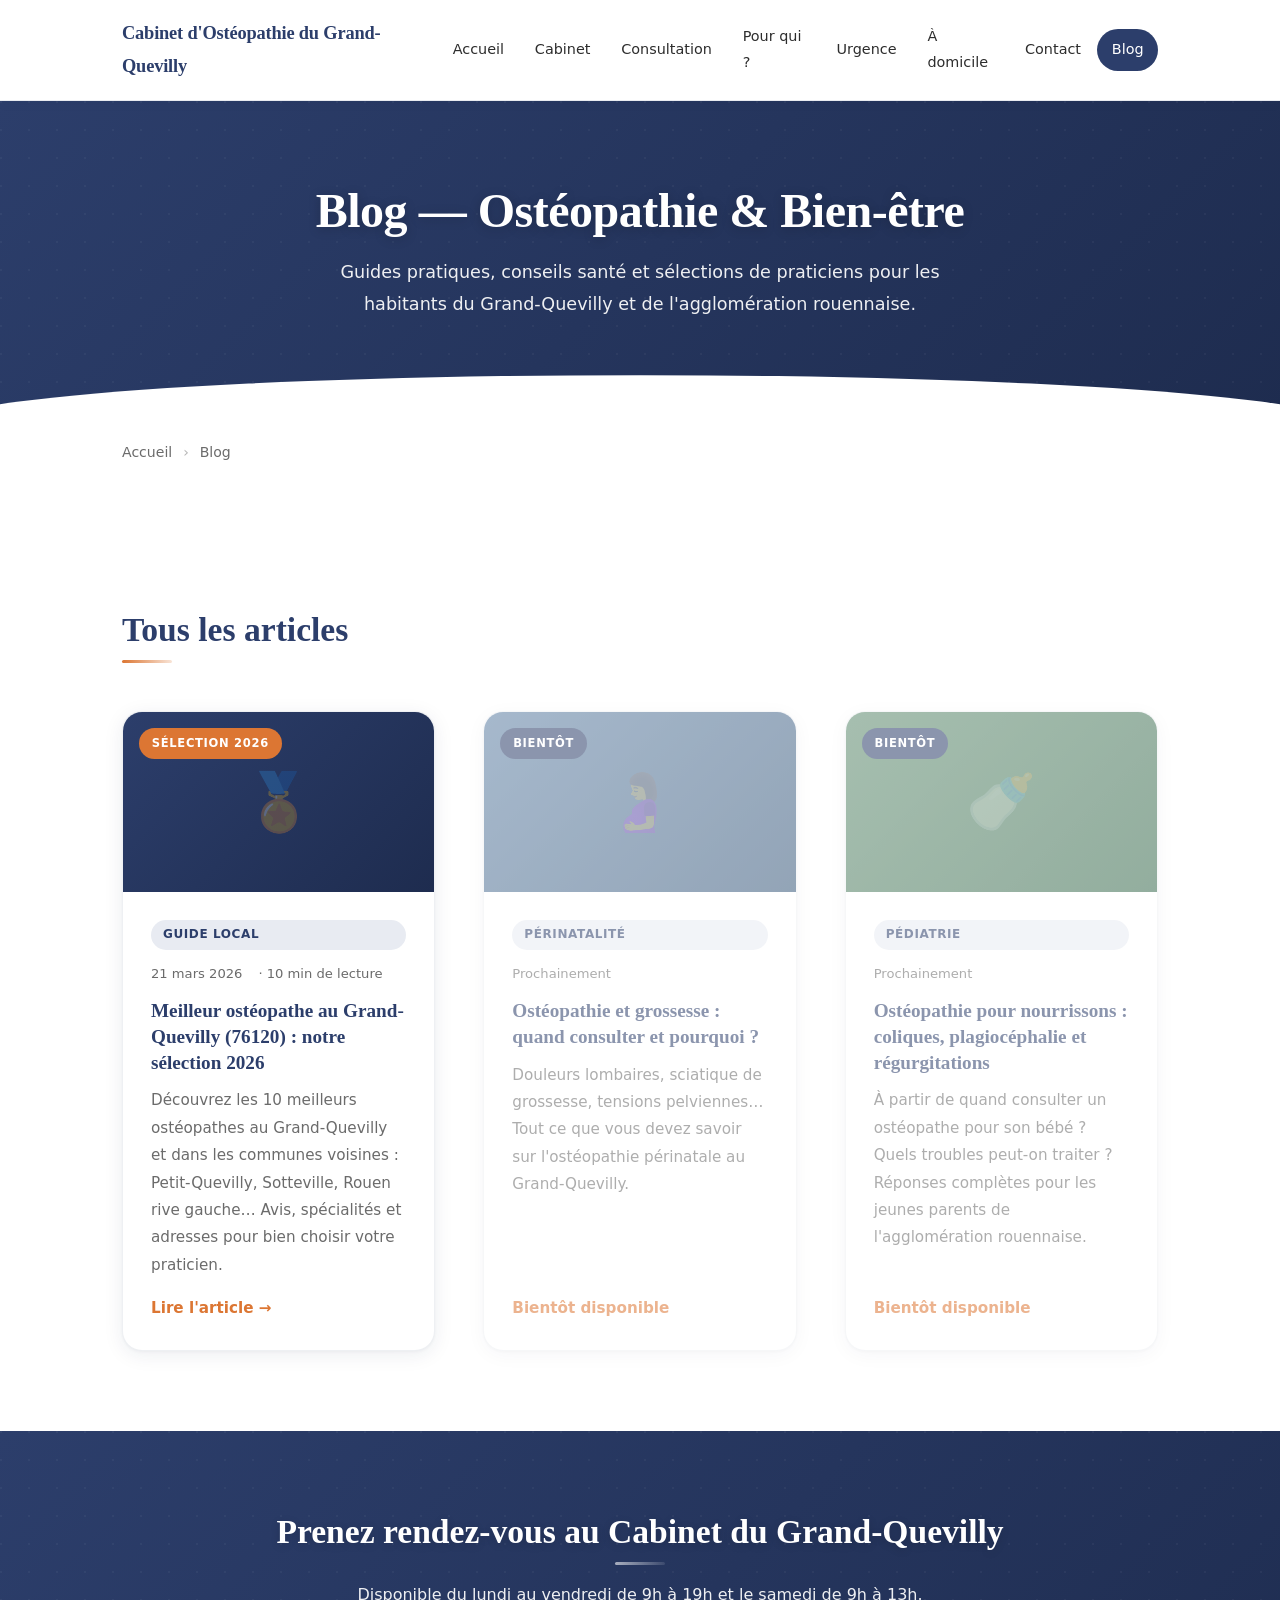
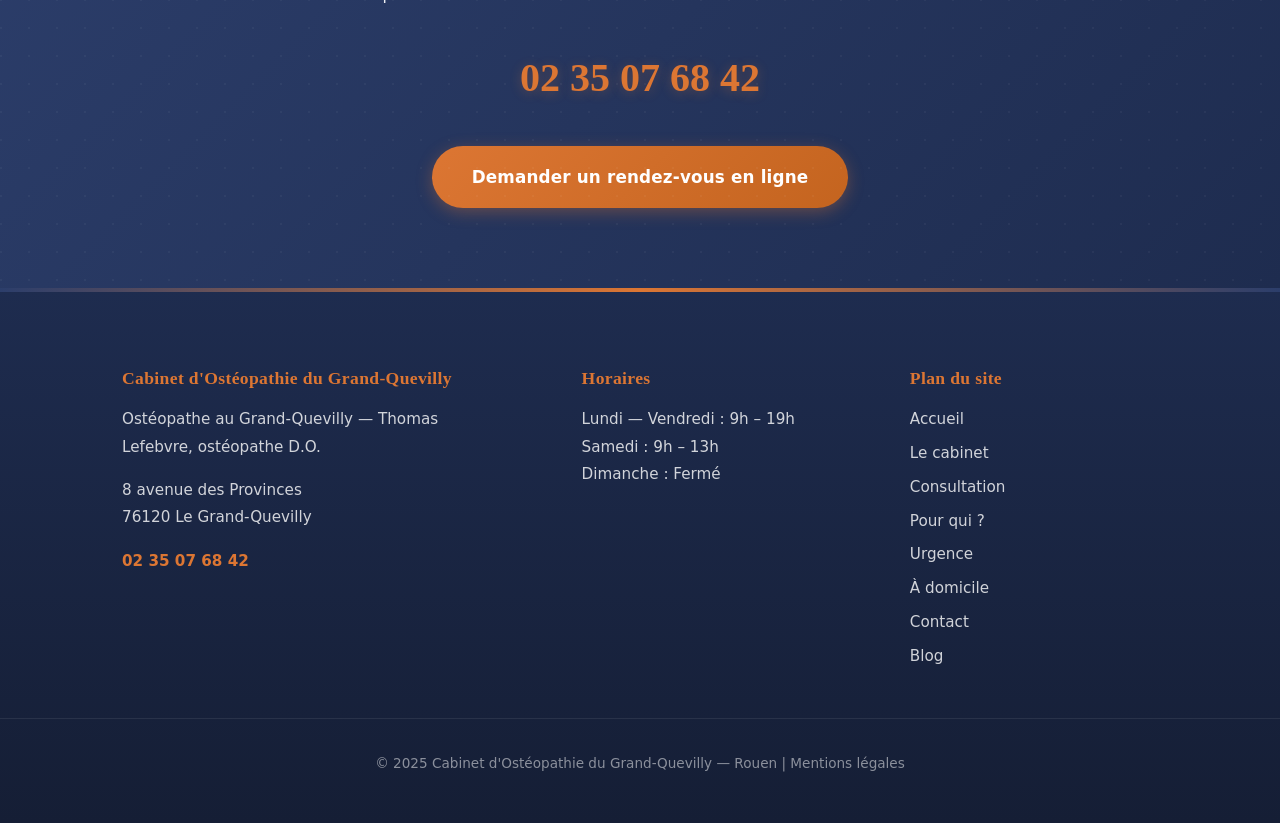
<file: blog.html>
<!DOCTYPE html>
<html lang="fr">
<head>
  <meta charset="UTF-8">
  <meta name="viewport" content="width=device-width, initial-scale=1.0">
  <title>Blog Ostéopathie — Conseils & Actualités | Cabinet Grand-Quevilly</title>
  <meta name="description" content="Découvrez les articles et conseils du Cabinet d'Ostéopathie du Grand-Quevilly : guides pratiques, sélections de praticiens, bien-être et santé pour toute la famille.">
  <link rel="canonical" href="https://osteopathe-le-grand-quevilly.fr/blog.html">
  <meta property="og:title" content="Blog Ostéopathie — Conseils & Actualités | Cabinet Grand-Quevilly">
  <meta property="og:description" content="Articles, guides pratiques et conseils santé du Cabinet d'Ostéopathie du Grand-Quevilly (76120).">
  <meta property="og:type" content="website">
  <meta property="og:url" content="https://osteopathe-le-grand-quevilly.fr/blog.html">
  <meta property="og:locale" content="fr_FR">
  <link rel="stylesheet" href="style.css">

  <!-- Schema JSON-LD : BreadcrumbList -->
  <script type="application/ld+json">
  {
    "@context": "https://schema.org",
    "@type": "BreadcrumbList",
    "itemListElement": [
      { "@type": "ListItem", "position": 1, "name": "Accueil", "item": "https://osteopathe-le-grand-quevilly.fr/" },
      { "@type": "ListItem", "position": 2, "name": "Blog", "item": "https://osteopathe-le-grand-quevilly.fr/blog.html" }
    ]
  }
  </script>
</head>
<body>

  <!-- HEADER -->
  <header class="site-header">
    <div class="header-inner">
      <div class="site-logo">
        <a href="index.html">Cabinet d'Ostéopathie du Grand-Quevilly</a>
      </div>
      <button class="nav-toggle" aria-label="Ouvrir le menu de navigation" aria-expanded="false">
        <span></span><span></span><span></span>
      </button>
      <nav class="main-nav" aria-label="Navigation principale">
        <ul>
          <li><a href="index.html">Accueil</a></li>
          <li><a href="cabinet.html">Cabinet</a></li>
          <li><a href="consultation.html">Consultation</a></li>
          <li><a href="pour-qui.html">Pour qui ?</a></li>
          <li><a href="urgence.html">Urgence</a></li>
          <li><a href="domicile.html">À domicile</a></li>
          <li><a href="contact.html">Contact</a></li>
          <li><a href="blog.html" class="active">Blog</a></li>
        </ul>
      </nav>
    </div>
  </header>

  <main>

    <!-- HERO BLOG -->
    <section class="blog-hero">
      <div class="container">
        <h1>Blog — Ostéopathie & Bien-être</h1>
        <p>Guides pratiques, conseils santé et sélections de praticiens pour les habitants du Grand-Quevilly et de l'agglomération rouennaise.</p>
      </div>
    </section>

    <!-- BREADCRUMB -->
    <div class="breadcrumb">
      <div class="container">
        <a href="index.html">Accueil</a> <span>›</span> Blog
      </div>
    </div>

    <!-- GRILLE D'ARTICLES -->
    <section class="section">
      <div class="container">
        <h2>Tous les articles</h2>

        <div class="blog-grid">

          <!-- Article 1 -->
          <a href="blog-meilleur-osteopathe-grand-quevilly.html" class="blog-card">
            <div class="blog-card-thumb">
              <div class="blog-card-thumb-icon">🏅</div>
              <span class="blog-card-badge">Sélection 2026</span>
            </div>
            <div class="blog-card-body">
              <span class="blog-tag">Guide local</span>
              <div class="blog-meta">
                <span>21 mars 2026</span>
                <span>· 10 min de lecture</span>
              </div>
              <h2>Meilleur ostéopathe au Grand-Quevilly (76120) : notre sélection 2026</h2>
              <p>Découvrez les 10 meilleurs ostéopathes au Grand-Quevilly et dans les communes voisines : Petit-Quevilly, Sotteville, Rouen rive gauche… Avis, spécialités et adresses pour bien choisir votre praticien.</p>
              <span class="blog-read-more">Lire l'article →</span>
            </div>
          </a>

          <!-- Placeholder article 2 (à venir) -->
          <div class="blog-card" style="opacity: 0.55; cursor: default; pointer-events: none;">
            <div class="blog-card-thumb" style="background: linear-gradient(135deg, #5D7FA3 0%, #3A5A7C 100%);">
              <div class="blog-card-thumb-icon">🤰</div>
              <span class="blog-card-badge" style="background: var(--color-primary);">Bientôt</span>
            </div>
            <div class="blog-card-body">
              <span class="blog-tag">Périnatalité</span>
              <div class="blog-meta"><span>Prochainement</span></div>
              <h2>Ostéopathie et grossesse : quand consulter et pourquoi ?</h2>
              <p>Douleurs lombaires, sciatique de grossesse, tensions pelviennes… Tout ce que vous devez savoir sur l'ostéopathie périnatale au Grand-Quevilly.</p>
              <span class="blog-read-more">Bientôt disponible</span>
            </div>
          </div>

          <!-- Placeholder article 3 (à venir) -->
          <div class="blog-card" style="opacity: 0.55; cursor: default; pointer-events: none;">
            <div class="blog-card-thumb" style="background: linear-gradient(135deg, #5D8A6E 0%, #3A6B4F 100%);">
              <div class="blog-card-thumb-icon">🍼</div>
              <span class="blog-card-badge" style="background: var(--color-primary);">Bientôt</span>
            </div>
            <div class="blog-card-body">
              <span class="blog-tag">Pédiatrie</span>
              <div class="blog-meta"><span>Prochainement</span></div>
              <h2>Ostéopathie pour nourrissons : coliques, plagiocéphalie et régurgitations</h2>
              <p>À partir de quand consulter un ostéopathe pour son bébé ? Quels troubles peut-on traiter ? Réponses complètes pour les jeunes parents de l'agglomération rouennaise.</p>
              <span class="blog-read-more">Bientôt disponible</span>
            </div>
          </div>

        </div>
      </div>
    </section>

    <!-- CTA FINAL -->
    <section class="cta-section">
      <div class="container">
        <h2>Prenez rendez-vous au Cabinet du Grand-Quevilly</h2>
        <p>Disponible du lundi au vendredi de 9h à 19h et le samedi de 9h à 13h.</p>
        <div class="cta-phone">
          <a href="tel:+33235076842">02 35 07 68 42</a>
        </div>
        <a href="contact.html" class="btn btn-accent mt-sm">Demander un rendez-vous en ligne</a>
      </div>
    </section>

  </main>

  <!-- FOOTER -->
  <footer class="site-footer">
    <div class="footer-inner">
      <div class="footer-col">
        <h3>Cabinet d'Ostéopathie du Grand-Quevilly</h3>
        <p>Ostéopathe au Grand-Quevilly — Thomas Lefebvre, ostéopathe D.O.</p>
        <p>8 avenue des Provinces<br>76120 Le Grand-Quevilly</p>
        <p class="footer-phone"><a href="tel:+33235076842">02 35 07 68 42</a></p>
      </div>
      <div class="footer-col">
        <h3>Horaires</h3>
        <p>Lundi — Vendredi : 9h – 19h<br>Samedi : 9h – 13h<br>Dimanche : Fermé</p>
      </div>
      <div class="footer-col">
        <h3>Plan du site</h3>
        <ul>
          <li><a href="index.html">Accueil</a></li>
          <li><a href="cabinet.html">Le cabinet</a></li>
          <li><a href="consultation.html">Consultation</a></li>
          <li><a href="pour-qui.html">Pour qui ?</a></li>
          <li><a href="urgence.html">Urgence</a></li>
          <li><a href="domicile.html">À domicile</a></li>
          <li><a href="contact.html">Contact</a></li>
          <li><a href="blog.html">Blog</a></li>
        </ul>
      </div>
    </div>
    <div class="footer-bottom">
      <p>© 2025 Cabinet d'Ostéopathie du Grand-Quevilly — Rouen | <a href="mentions-legales.html">Mentions légales</a></p>
    </div>
  </footer>

  <!-- JAVASCRIPT INLINE : Nav mobile -->
  <script>
    document.querySelector('.nav-toggle').addEventListener('click', function() {
      this.classList.toggle('active');
      document.querySelector('.main-nav').classList.toggle('active');
      this.setAttribute('aria-expanded', this.classList.contains('active'));
    });
  </script>

</body>
</html>
</file>
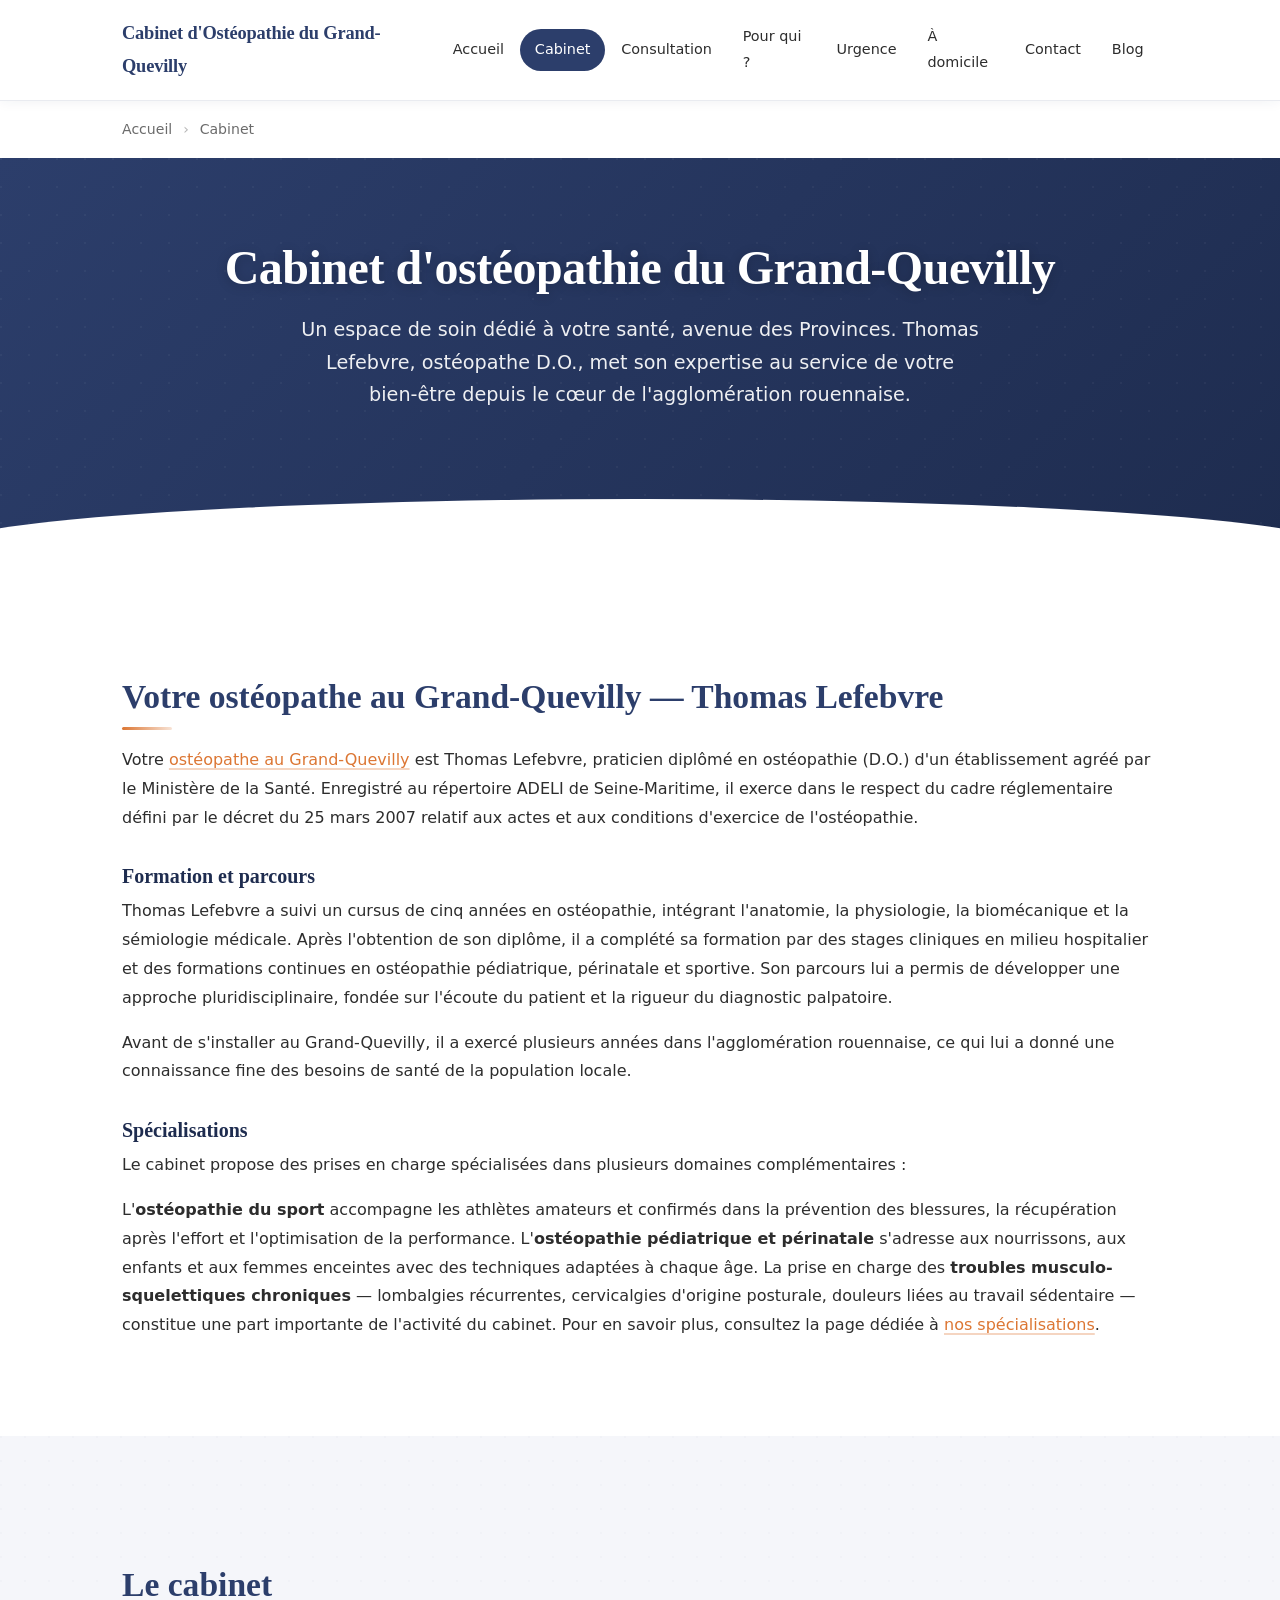
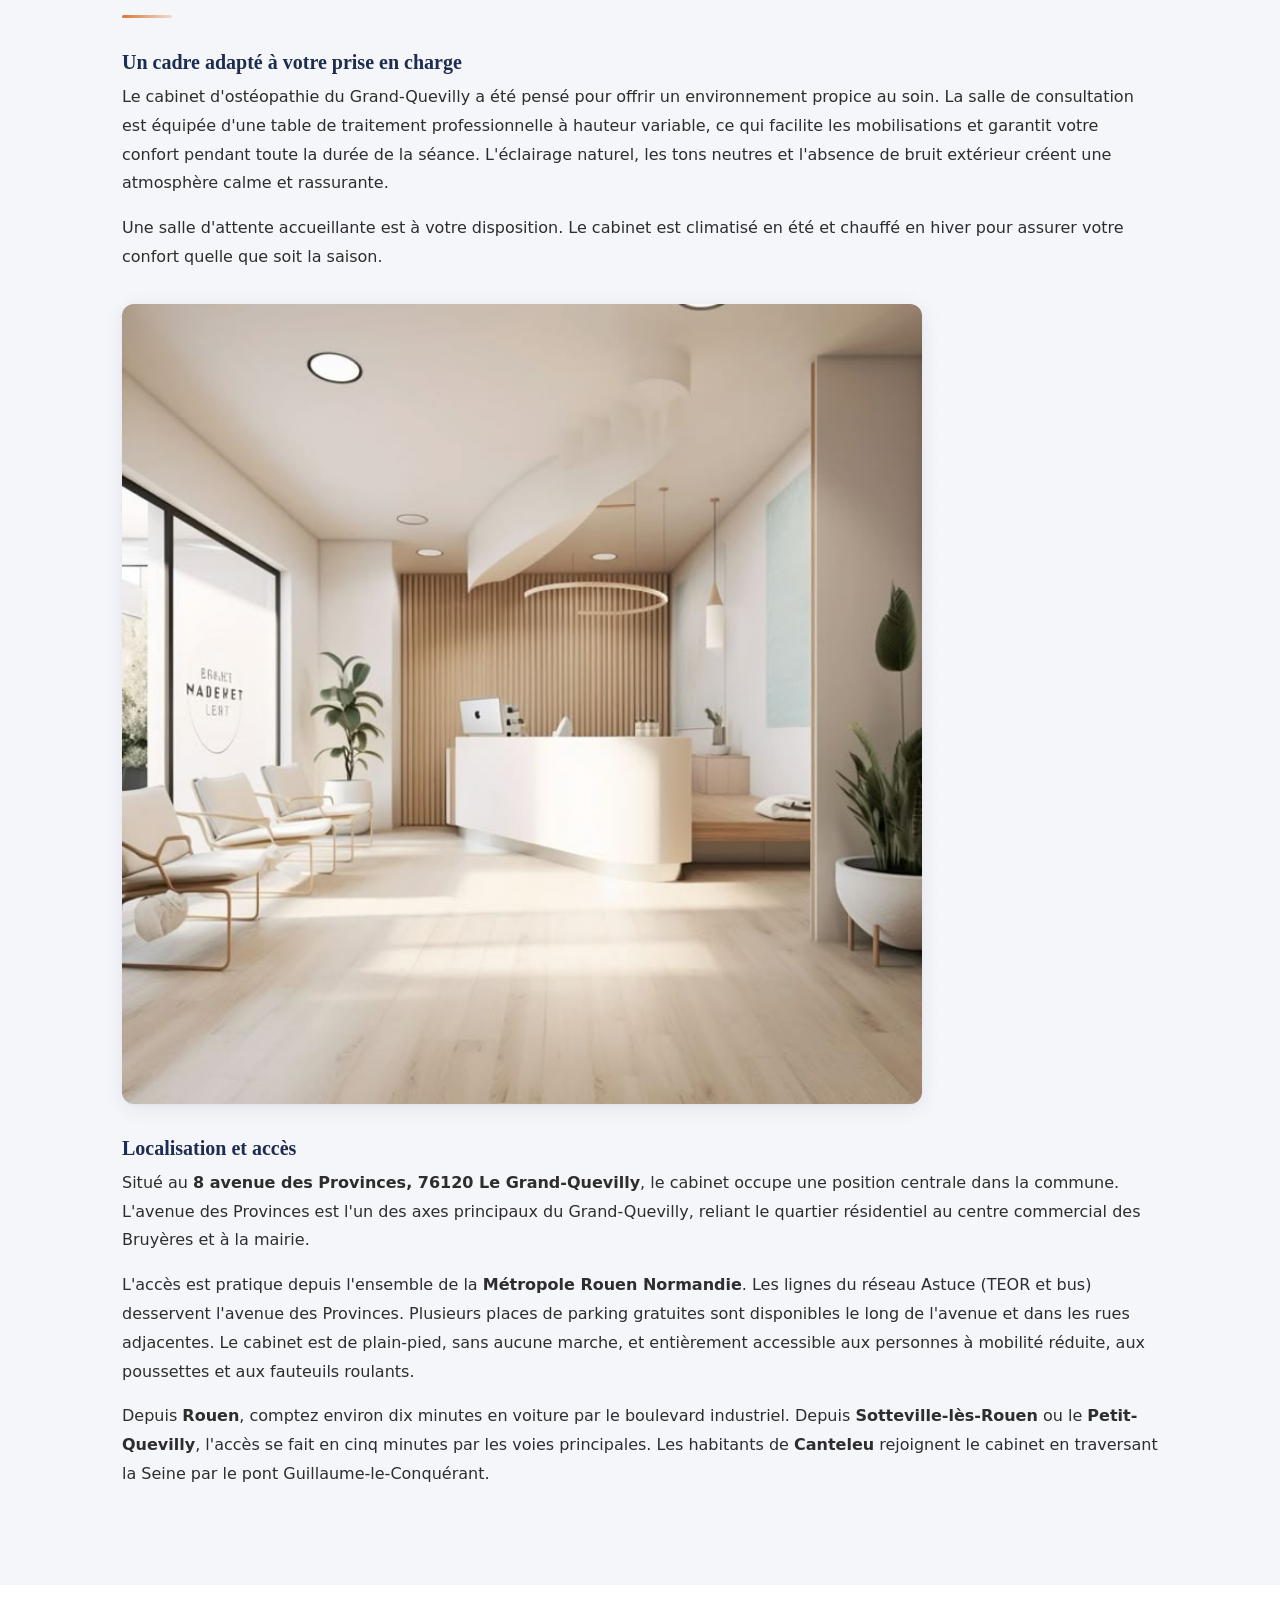
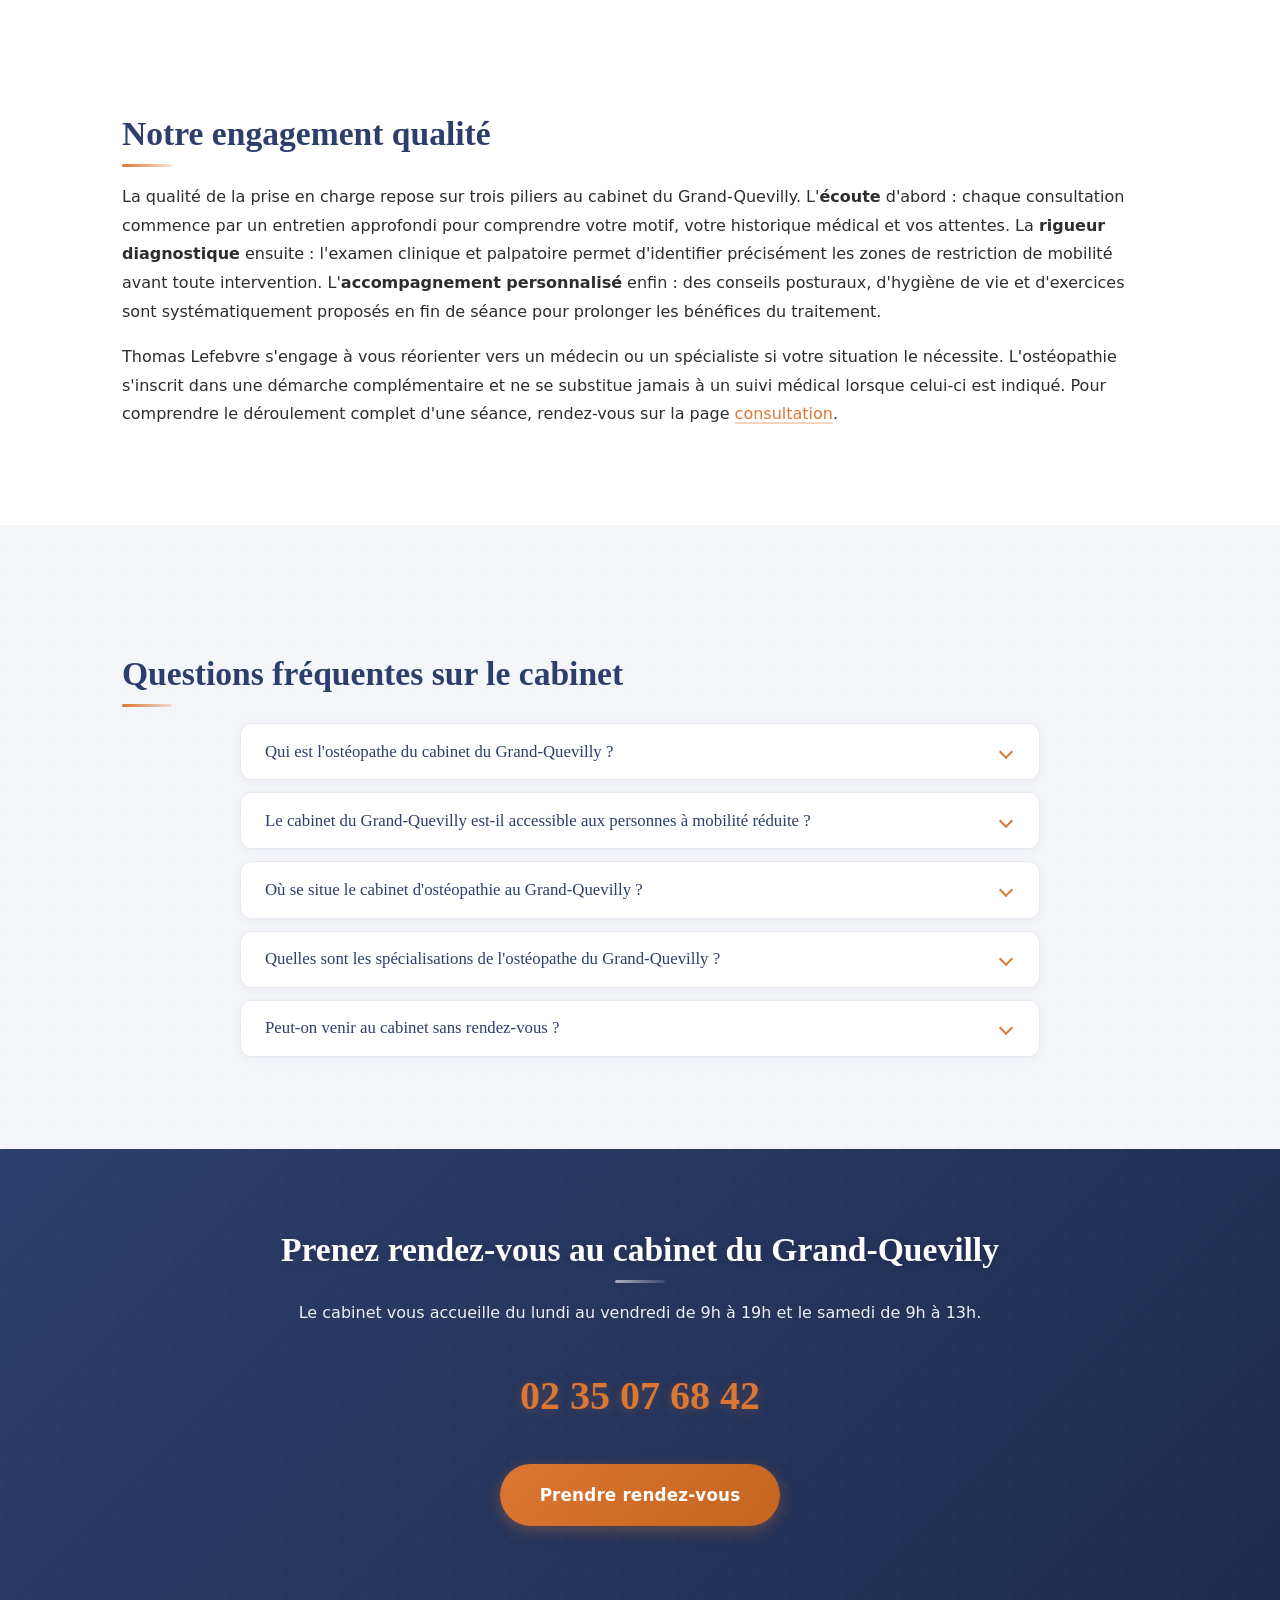
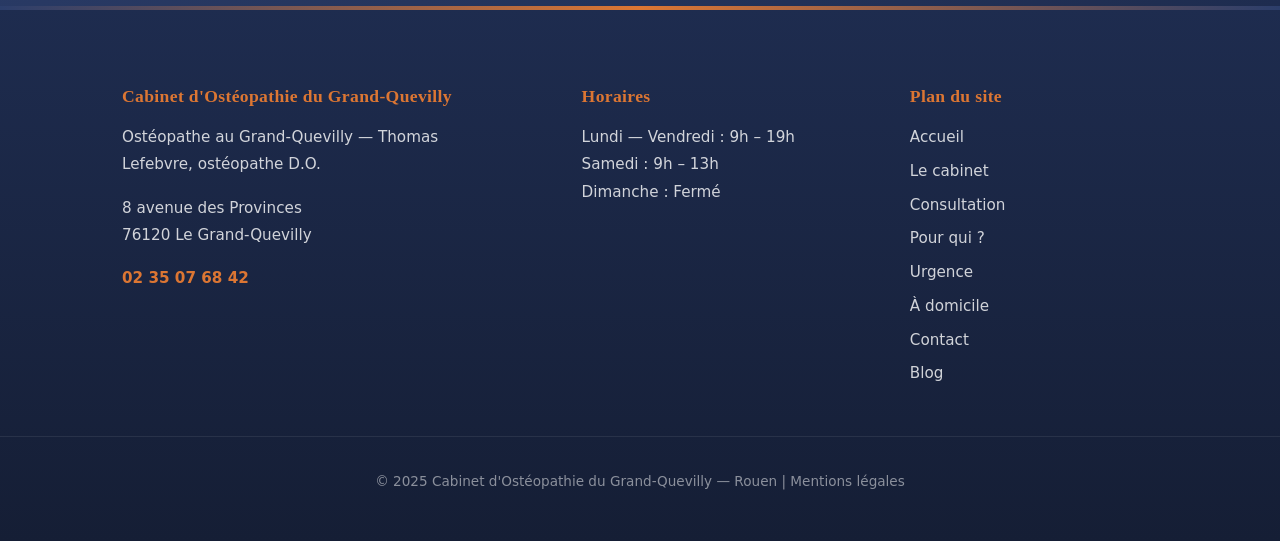
<file: cabinet.html>
<!DOCTYPE html>
<html lang="fr">
<head>
  <meta charset="UTF-8">
  <meta name="viewport" content="width=device-width, initial-scale=1.0">
  <title>Cabinet d'Ostéopathie au Grand-Quevilly — Cabinet du Grand-Quevilly | À Propos</title>
  <meta name="description" content="Découvrez le Cabinet d'Ostéopathie du Grand-Quevilly, avenue des Provinces. Thomas Lefebvre, ostéopathe D.O., vous accueille dans un espace calme et accessible. ☎ 02 35 07 68 42">
  <link rel="canonical" href="https://osteopathe-le-grand-quevilly.fr/cabinet.html">
  <meta property="og:title" content="Cabinet d'Ostéopathie au Grand-Quevilly — Votre ostéopathe D.O.">
  <meta property="og:description" content="Thomas Lefebvre, ostéopathe D.O. au Grand-Quevilly. Formation, spécialisations et présentation du cabinet avenue des Provinces.">
  <meta property="og:type" content="website">
  <meta property="og:url" content="https://osteopathe-le-grand-quevilly.fr/cabinet.html">
  <meta property="og:locale" content="fr_FR">
  <link rel="stylesheet" href="style.css">
  <script type="application/ld+json">
  {
    "@context": "https://schema.org",
    "@type": "FAQPage",
    "mainEntity": [
      {"@type": "Question", "name": "Qui est l'ostéopathe du cabinet du Grand-Quevilly ?", "acceptedAnswer": {"@type": "Answer", "text": "Thomas Lefebvre est ostéopathe diplômé (D.O.), titulaire d'un diplôme délivré par un établissement agréé par le Ministère de la Santé. Il exerce au Grand-Quevilly depuis l'ouverture du cabinet et prend en charge adultes, sportifs, femmes enceintes, nourrissons et seniors."}},
      {"@type": "Question", "name": "Le cabinet du Grand-Quevilly est-il accessible aux personnes à mobilité réduite ?", "acceptedAnswer": {"@type": "Answer", "text": "Oui, le cabinet situé au 8 avenue des Provinces est de plain-pied et entièrement accessible aux personnes à mobilité réduite. L'entrée ne comporte aucune marche et la salle de consultation est dimensionnée pour accueillir un fauteuil roulant."}},
      {"@type": "Question", "name": "Où se situe le cabinet d'ostéopathie au Grand-Quevilly ?", "acceptedAnswer": {"@type": "Answer", "text": "Le cabinet est situé au 8 avenue des Provinces, 76120 Le Grand-Quevilly. Il se trouve dans un quartier résidentiel calme, à quelques minutes du centre commercial des Bruyères et de la mairie. Des places de stationnement gratuites sont disponibles devant le cabinet."}},
      {"@type": "Question", "name": "Quelles sont les spécialisations de l'ostéopathe du Grand-Quevilly ?", "acceptedAnswer": {"@type": "Answer", "text": "Thomas Lefebvre est spécialisé en ostéopathie du sport, ostéopathie pédiatrique et périnatale, et prise en charge des troubles musculo-squelettiques chroniques. Il s'est formé en techniques crâniennes et viscérales en complément de sa formation structurelle initiale."}},
      {"@type": "Question", "name": "Peut-on venir au cabinet sans rendez-vous ?", "acceptedAnswer": {"@type": "Answer", "text": "Le cabinet fonctionne uniquement sur rendez-vous afin de garantir un temps de consultation suffisant pour chaque patient. Vous pouvez réserver votre créneau par téléphone au 02 35 07 68 42 ou via la page contact du site. En cas d'urgence, des créneaux prioritaires sont réservés chaque jour."}}
    ]
  }
  </script>
  <script type="application/ld+json">
  {"@context": "https://schema.org", "@type": "BreadcrumbList", "itemListElement": [{"@type": "ListItem", "position": 1, "name": "Accueil", "item": "https://osteopathe-le-grand-quevilly.fr/"}, {"@type": "ListItem", "position": 2, "name": "Cabinet", "item": "https://osteopathe-le-grand-quevilly.fr/cabinet.html"}]}
  </script>
</head>
<body>
  <header class="site-header">
    <div class="header-inner">
      <div class="site-logo"><a href="index.html">Cabinet d'Ostéopathie du Grand-Quevilly</a></div>
      <button class="nav-toggle" aria-label="Ouvrir le menu de navigation" aria-expanded="false"><span></span><span></span><span></span></button>
      <nav class="main-nav" aria-label="Navigation principale">
        <ul>
          <li><a href="index.html">Accueil</a></li>
          <li><a href="cabinet.html" class="active">Cabinet</a></li>
          <li><a href="consultation.html">Consultation</a></li>
          <li><a href="pour-qui.html">Pour qui ?</a></li>
          <li><a href="urgence.html">Urgence</a></li>
          <li><a href="domicile.html">À domicile</a></li>
          <li><a href="contact.html">Contact</a></li>
          <li><a href="blog.html">Blog</a></li>
        </ul>
      </nav>
    </div>
  </header>
  <main>
    <div class="breadcrumb"><div class="container"><a href="index.html">Accueil</a> <span>›</span> Cabinet</div></div>
    <section class="hero">
      <div class="container">
        <h1>Cabinet d'ostéopathie du Grand-Quevilly</h1>
        <p>Un espace de soin dédié à votre santé, avenue des Provinces. Thomas Lefebvre, ostéopathe D.O., met son expertise au service de votre bien-être depuis le cœur de l'agglomération rouennaise.</p>
      </div>
    </section>
    <section class="section">
      <div class="container">
        <h2>Votre ostéopathe au Grand-Quevilly — Thomas Lefebvre</h2>
        <p>Votre <a href="index.html">ostéopathe au Grand-Quevilly</a> est Thomas Lefebvre, praticien diplômé en ostéopathie (D.O.) d'un établissement agréé par le Ministère de la Santé. Enregistré au répertoire ADELI de Seine-Maritime, il exerce dans le respect du cadre réglementaire défini par le décret du 25 mars 2007 relatif aux actes et aux conditions d'exercice de l'ostéopathie.</p>
        <h3>Formation et parcours</h3>
        <p>Thomas Lefebvre a suivi un cursus de cinq années en ostéopathie, intégrant l'anatomie, la physiologie, la biomécanique et la sémiologie médicale. Après l'obtention de son diplôme, il a complété sa formation par des stages cliniques en milieu hospitalier et des formations continues en ostéopathie pédiatrique, périnatale et sportive. Son parcours lui a permis de développer une approche pluridisciplinaire, fondée sur l'écoute du patient et la rigueur du diagnostic palpatoire.</p>
        <p>Avant de s'installer au Grand-Quevilly, il a exercé plusieurs années dans l'agglomération rouennaise, ce qui lui a donné une connaissance fine des besoins de santé de la population locale.</p>
        <h3>Spécialisations</h3>
        <p>Le cabinet propose des prises en charge spécialisées dans plusieurs domaines complémentaires :</p>
        <p>L'<strong>ostéopathie du sport</strong> accompagne les athlètes amateurs et confirmés dans la prévention des blessures, la récupération après l'effort et l'optimisation de la performance. L'<strong>ostéopathie pédiatrique et périnatale</strong> s'adresse aux nourrissons, aux enfants et aux femmes enceintes avec des techniques adaptées à chaque âge. La prise en charge des <strong>troubles musculo-squelettiques chroniques</strong> — lombalgies récurrentes, cervicalgies d'origine posturale, douleurs liées au travail sédentaire — constitue une part importante de l'activité du cabinet. Pour en savoir plus, consultez la page dédiée à <a href="pour-qui.html">nos spécialisations</a>.</p>
      </div>
    </section>
    <section class="section section-alt">
      <div class="container">
        <h2>Le cabinet</h2>
        <h3>Un cadre adapté à votre prise en charge</h3>
        <p>Le cabinet d'ostéopathie du Grand-Quevilly a été pensé pour offrir un environnement propice au soin. La salle de consultation est équipée d'une table de traitement professionnelle à hauteur variable, ce qui facilite les mobilisations et garantit votre confort pendant toute la durée de la séance. L'éclairage naturel, les tons neutres et l'absence de bruit extérieur créent une atmosphère calme et rassurante.</p>
        <p>Une salle d'attente accueillante est à votre disposition. Le cabinet est climatisé en été et chauffé en hiver pour assurer votre confort quelle que soit la saison.</p>
        <img src="asset/images/salle-dattente-cabinet.webp" alt="Salle d'attente du cabinet d'ostéopathie au Grand-Quevilly" width="800" height="500" loading="lazy">
        <h3>Localisation et accès</h3>
        <p>Situé au <strong>8 avenue des Provinces, 76120 Le Grand-Quevilly</strong>, le cabinet occupe une position centrale dans la commune. L'avenue des Provinces est l'un des axes principaux du Grand-Quevilly, reliant le quartier résidentiel au centre commercial des Bruyères et à la mairie.</p>
        <p>L'accès est pratique depuis l'ensemble de la <strong>Métropole Rouen Normandie</strong>. Les lignes du réseau Astuce (TEOR et bus) desservent l'avenue des Provinces. Plusieurs places de parking gratuites sont disponibles le long de l'avenue et dans les rues adjacentes. Le cabinet est de plain-pied, sans aucune marche, et entièrement accessible aux personnes à mobilité réduite, aux poussettes et aux fauteuils roulants.</p>
        <p>Depuis <strong>Rouen</strong>, comptez environ dix minutes en voiture par le boulevard industriel. Depuis <strong>Sotteville-lès-Rouen</strong> ou le <strong>Petit-Quevilly</strong>, l'accès se fait en cinq minutes par les voies principales. Les habitants de <strong>Canteleu</strong> rejoignent le cabinet en traversant la Seine par le pont Guillaume-le-Conquérant.</p>
      </div>
    </section>
    <section class="section">
      <div class="container">
        <h2>Notre engagement qualité</h2>
        <p>La qualité de la prise en charge repose sur trois piliers au cabinet du Grand-Quevilly. L'<strong>écoute</strong> d'abord : chaque consultation commence par un entretien approfondi pour comprendre votre motif, votre historique médical et vos attentes. La <strong>rigueur diagnostique</strong> ensuite : l'examen clinique et palpatoire permet d'identifier précisément les zones de restriction de mobilité avant toute intervention. L'<strong>accompagnement personnalisé</strong> enfin : des conseils posturaux, d'hygiène de vie et d'exercices sont systématiquement proposés en fin de séance pour prolonger les bénéfices du traitement.</p>
        <p>Thomas Lefebvre s'engage à vous réorienter vers un médecin ou un spécialiste si votre situation le nécessite. L'ostéopathie s'inscrit dans une démarche complémentaire et ne se substitue jamais à un suivi médical lorsque celui-ci est indiqué. Pour comprendre le déroulement complet d'une séance, rendez-vous sur la page <a href="consultation.html">consultation</a>.</p>
      </div>
    </section>
    <section class="section section-alt">
      <div class="container">
        <h2>Questions fréquentes sur le cabinet</h2>
        <div class="faq-list">
          <div class="faq-item"><button class="faq-question" aria-expanded="false">Qui est l'ostéopathe du cabinet du Grand-Quevilly ?</button><div class="faq-answer"><p>Thomas Lefebvre est ostéopathe diplômé (D.O.), titulaire d'un diplôme délivré par un établissement agréé par le Ministère de la Santé. Inscrit au répertoire ADELI de Seine-Maritime, il exerce au Grand-Quevilly et prend en charge adultes, sportifs, femmes enceintes, nourrissons et seniors.</p></div></div>
          <div class="faq-item"><button class="faq-question" aria-expanded="false">Le cabinet du Grand-Quevilly est-il accessible aux personnes à mobilité réduite ?</button><div class="faq-answer"><p>Oui, le cabinet situé au 8 avenue des Provinces est de plain-pied et entièrement accessible aux personnes à mobilité réduite. L'entrée ne comporte aucune marche et la salle de consultation est dimensionnée pour accueillir un fauteuil roulant ou une poussette sans difficulté.</p></div></div>
          <div class="faq-item"><button class="faq-question" aria-expanded="false">Où se situe le cabinet d'ostéopathie au Grand-Quevilly ?</button><div class="faq-answer"><p>Le cabinet est situé au 8 avenue des Provinces, 76120 Le Grand-Quevilly, dans un quartier résidentiel calme à proximité du centre commercial des Bruyères. Des places de stationnement gratuites sont disponibles devant le cabinet et le réseau de transport Astuce dessert l'avenue.</p></div></div>
          <div class="faq-item"><button class="faq-question" aria-expanded="false">Quelles sont les spécialisations de l'ostéopathe du Grand-Quevilly ?</button><div class="faq-answer"><p>Thomas Lefebvre est spécialisé en ostéopathie du sport, ostéopathie pédiatrique et périnatale, et prise en charge des troubles musculo-squelettiques chroniques. Il a complété sa formation initiale par des certifications en techniques crâniennes et viscérales.</p></div></div>
          <div class="faq-item"><button class="faq-question" aria-expanded="false">Peut-on venir au cabinet sans rendez-vous ?</button><div class="faq-answer"><p>Le cabinet fonctionne uniquement sur rendez-vous pour garantir un temps de consultation suffisant à chaque patient. Vous pouvez réserver votre créneau par téléphone au 02 35 07 68 42 ou via la page contact du site. En cas d'urgence, des créneaux prioritaires sont réservés chaque jour pour les situations aiguës.</p></div></div>
        </div>
      </div>
    </section>
    <section class="cta-section">
      <div class="container">
        <h2>Prenez rendez-vous au cabinet du Grand-Quevilly</h2>
        <p>Le cabinet vous accueille du lundi au vendredi de 9h à 19h et le samedi de 9h à 13h.</p>
        <div class="cta-phone"><a href="tel:+33235076842">02 35 07 68 42</a></div>
        <a href="contact.html" class="btn btn-accent mt-sm">Prendre rendez-vous</a>
      </div>
    </section>
  </main>
  <footer class="site-footer">
    <div class="footer-inner">
      <div class="footer-col"><h3>Cabinet d'Ostéopathie du Grand-Quevilly</h3><p>Ostéopathe au Grand-Quevilly — Thomas Lefebvre, ostéopathe D.O.</p><p>8 avenue des Provinces<br>76120 Le Grand-Quevilly</p><p class="footer-phone"><a href="tel:+33235076842">02 35 07 68 42</a></p></div>
      <div class="footer-col"><h3>Horaires</h3><p>Lundi — Vendredi : 9h – 19h<br>Samedi : 9h – 13h<br>Dimanche : Fermé</p></div>
      <div class="footer-col"><h3>Plan du site</h3><ul><li><a href="index.html">Accueil</a></li><li><a href="cabinet.html">Le cabinet</a></li><li><a href="consultation.html">Consultation</a></li><li><a href="pour-qui.html">Pour qui ?</a></li><li><a href="urgence.html">Urgence</a></li><li><a href="domicile.html">À domicile</a></li><li><a href="contact.html">Contact</a></li><li><a href="blog.html">Blog</a></li></ul></div>
    </div>
    <div class="footer-bottom"><p>© 2025 Cabinet d'Ostéopathie du Grand-Quevilly — Rouen | <a href="mentions-legales.html">Mentions légales</a></p></div>
  </footer>
  <script>
    document.querySelectorAll('.faq-question').forEach(function(btn){btn.addEventListener('click',function(){var item=this.parentElement;var isOpen=item.classList.contains('active');document.querySelectorAll('.faq-item').forEach(function(el){el.classList.remove('active')});if(!isOpen)item.classList.add('active');this.setAttribute('aria-expanded',!isOpen)})});
    document.querySelector('.nav-toggle').addEventListener('click',function(){this.classList.toggle('active');document.querySelector('.main-nav').classList.toggle('active');this.setAttribute('aria-expanded',this.classList.contains('active'))});
  </script>
</body>
</html>
</file>
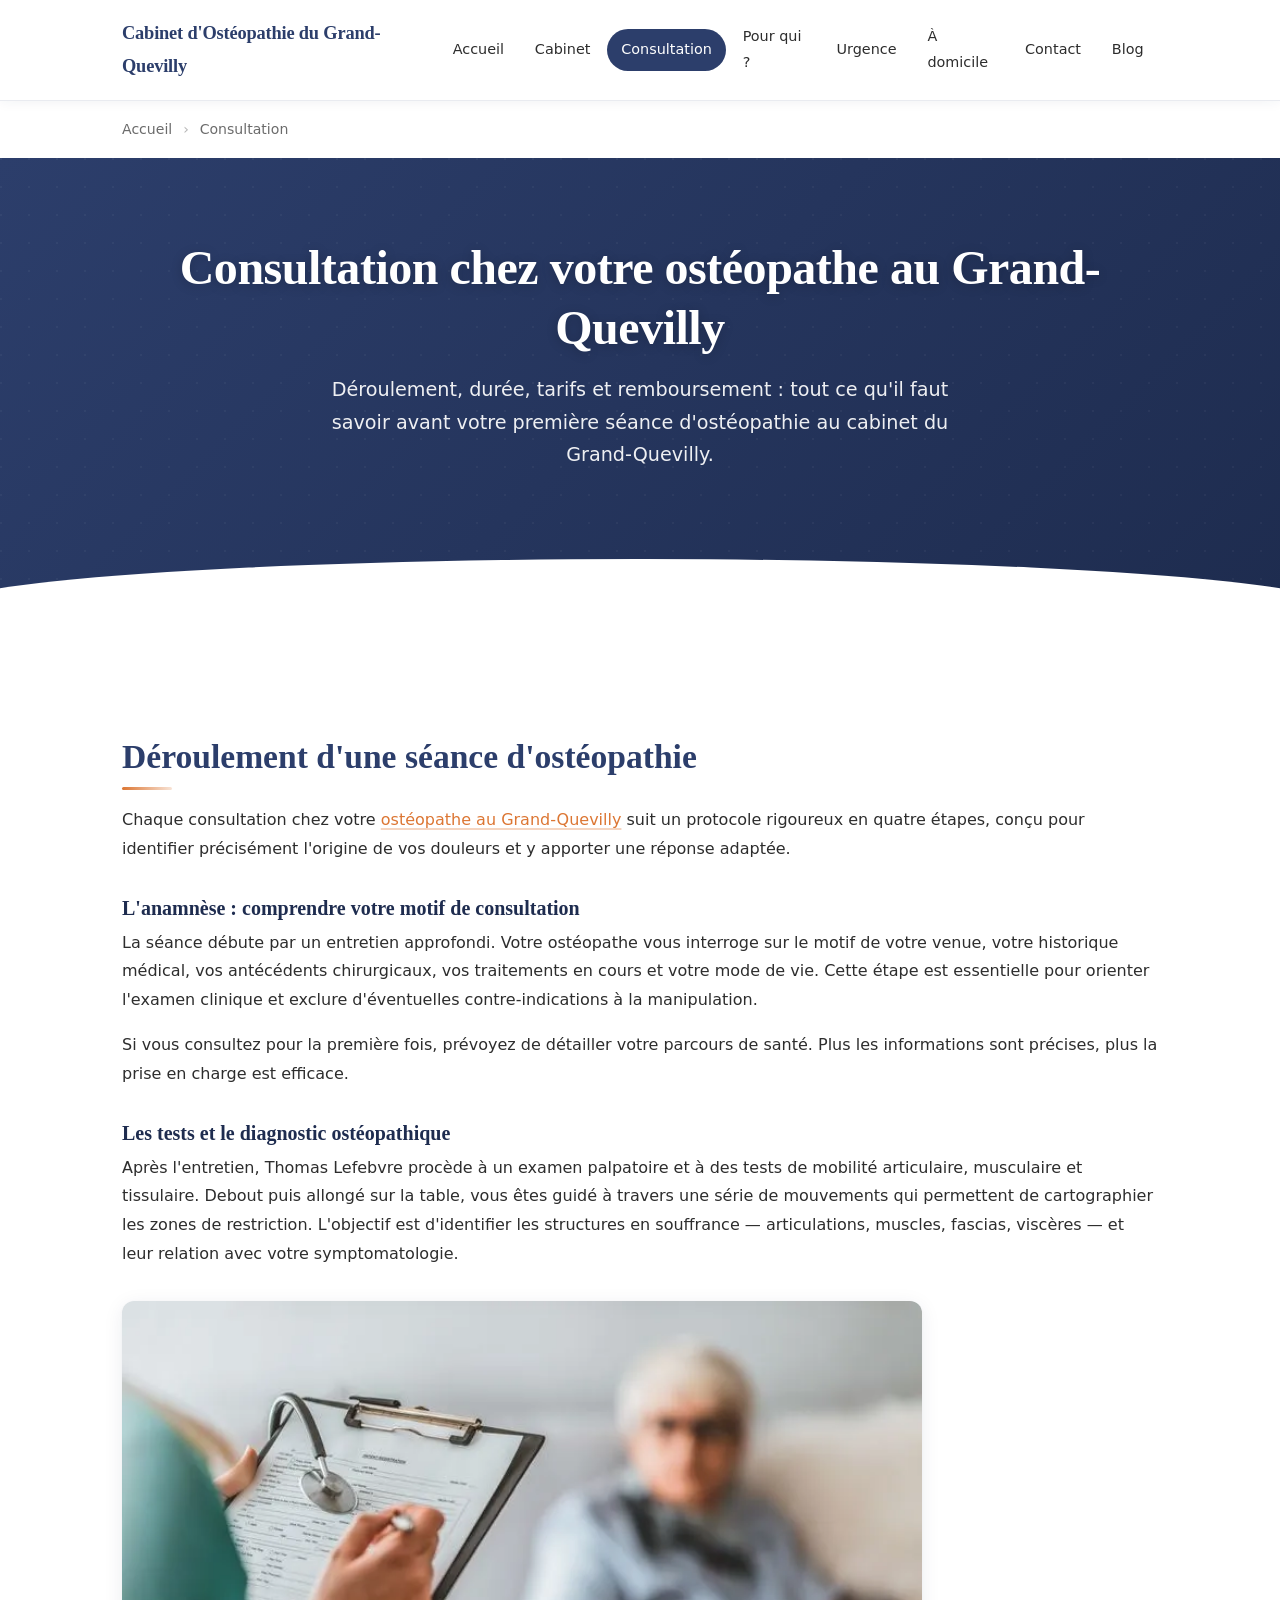
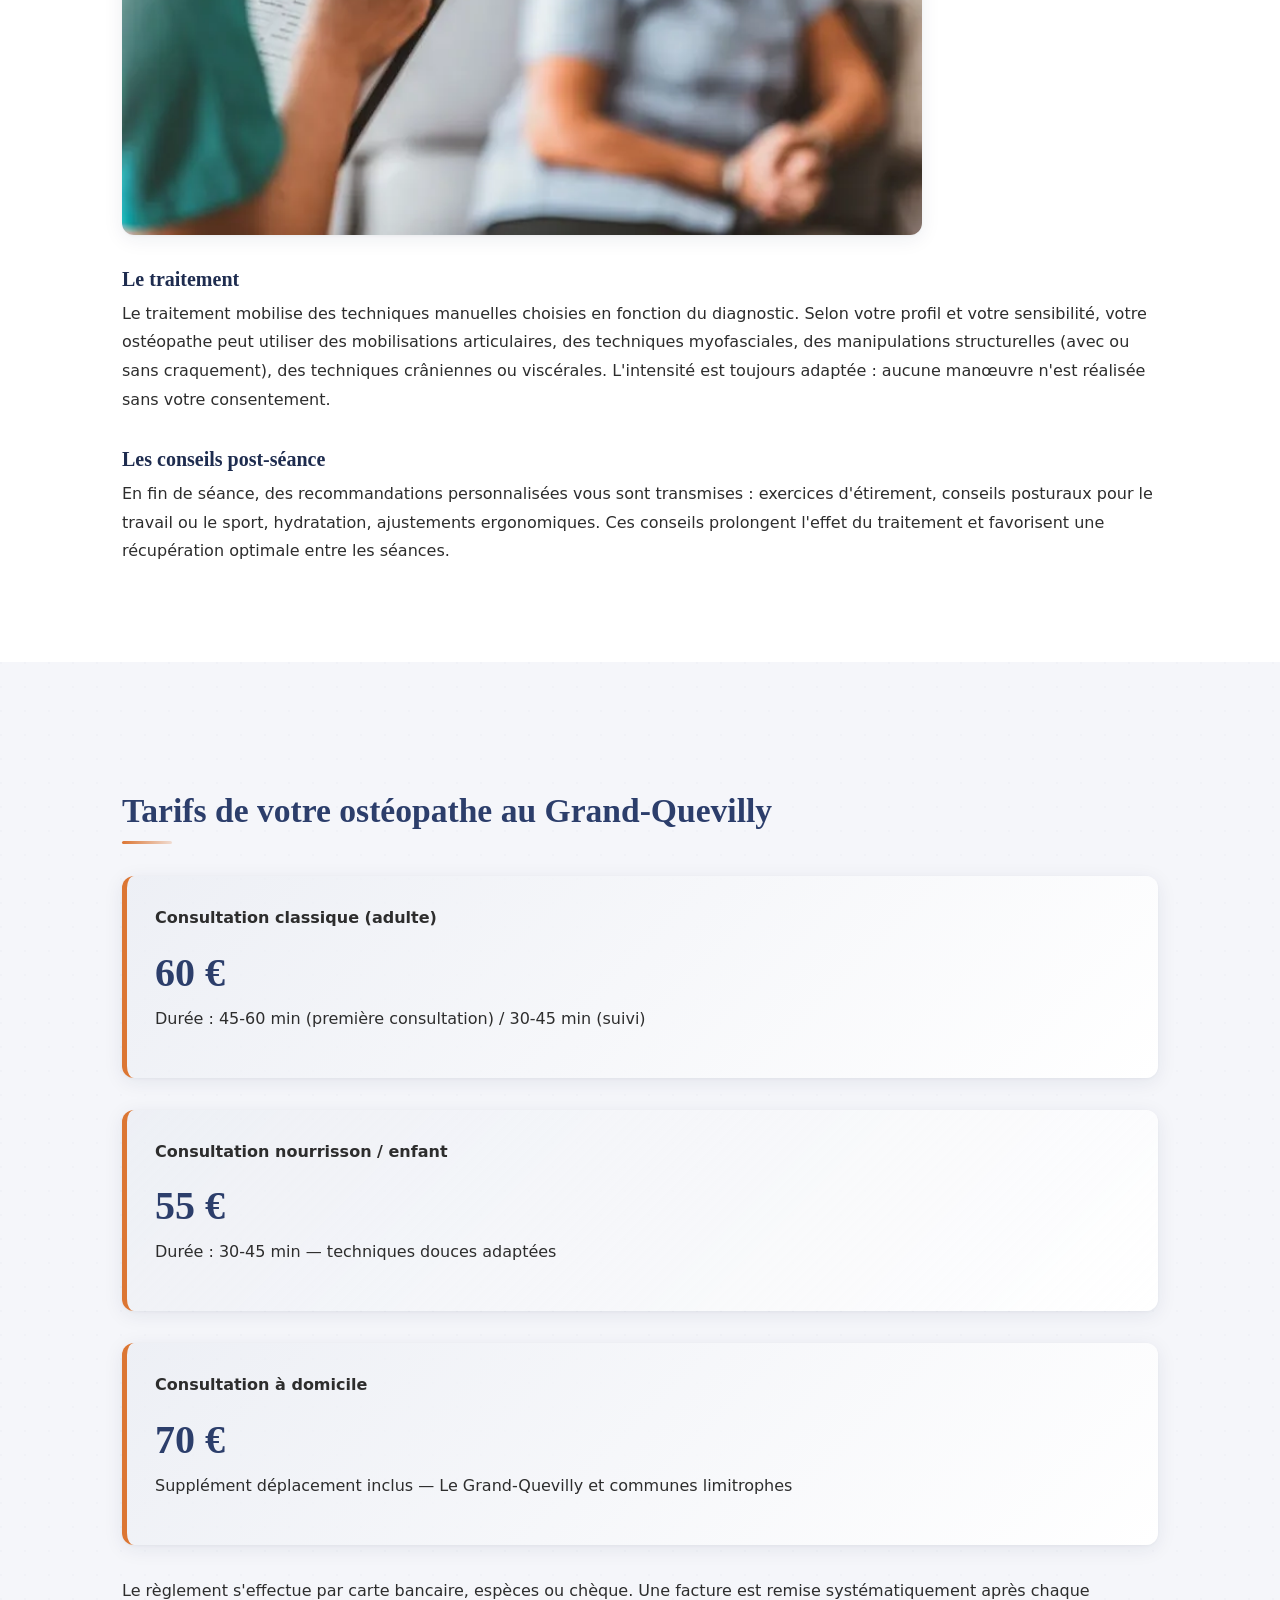
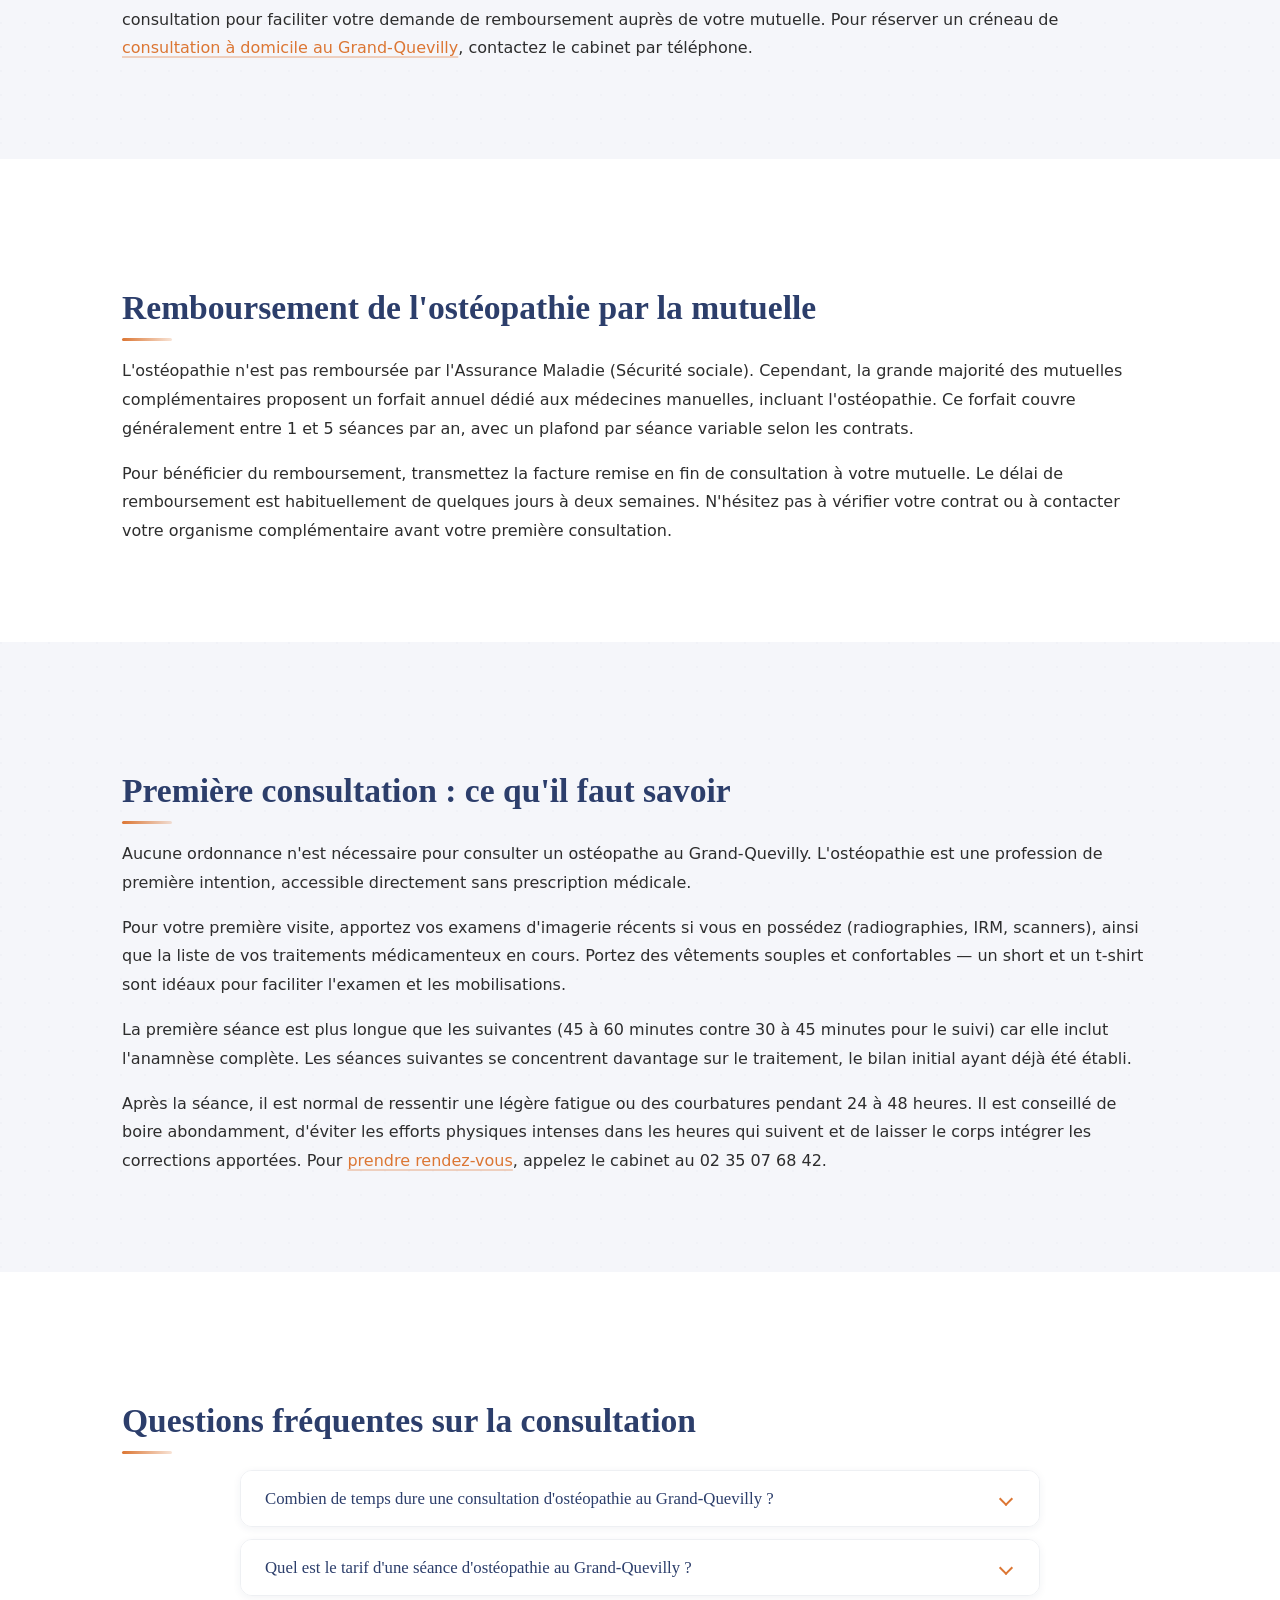
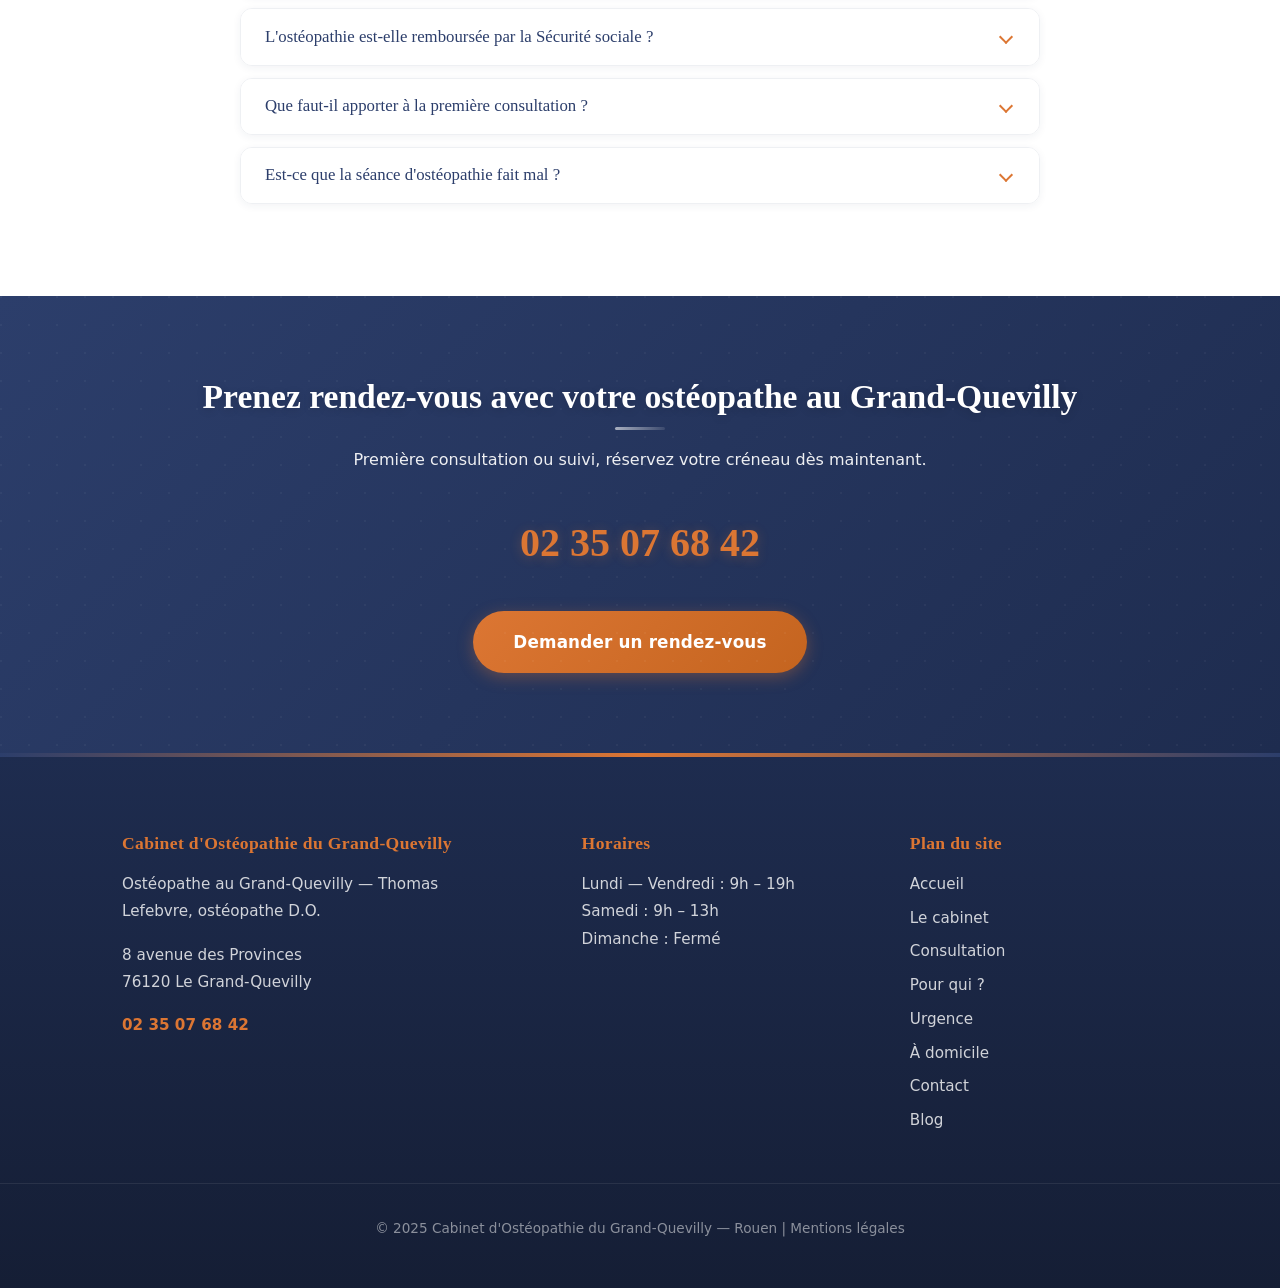
<file: consultation.html>
<!DOCTYPE html>
<html lang="fr">
<head>
  <meta charset="UTF-8">
  <meta name="viewport" content="width=device-width, initial-scale=1.0">
  <title>Consultation Ostéopathe au Grand-Quevilly — Tarifs, Déroulement & Remboursement</title>
  <meta name="description" content="Consultation d'ostéopathie au Grand-Quevilly : déroulement de la séance, tarifs (50-70€), remboursement mutuelle. Première consultation 45-60 min. RDV au 02 35 07 68 42.">
  <link rel="canonical" href="https://osteopathe-le-grand-quevilly.fr/consultation.html">
  <meta property="og:title" content="Consultation Ostéopathe au Grand-Quevilly — Tarifs & Déroulement">
  <meta property="og:description" content="Tout savoir sur votre consultation d'ostéopathie au Grand-Quevilly : déroulement, durée, tarifs et remboursement mutuelle.">
  <meta property="og:type" content="website">
  <meta property="og:url" content="https://osteopathe-le-grand-quevilly.fr/consultation.html">
  <meta property="og:locale" content="fr_FR">
  <link rel="stylesheet" href="style.css">
  <script type="application/ld+json">
  {"@context":"https://schema.org","@type":"FAQPage","mainEntity":[{"@type":"Question","name":"Combien de temps dure une consultation d'ostéopathie au Grand-Quevilly ?","acceptedAnswer":{"@type":"Answer","text":"La première consultation dure entre 45 et 60 minutes. Ce temps inclut l'entretien, l'examen clinique et le traitement. Les séances de suivi durent entre 30 et 45 minutes, car l'historique du patient est déjà connu."}},{"@type":"Question","name":"Quel est le tarif d'une séance d'ostéopathie au Grand-Quevilly ?","acceptedAnswer":{"@type":"Answer","text":"Le tarif d'une consultation au cabinet du Grand-Quevilly est compris entre 50 et 70 euros selon le type de prise en charge. Le règlement s'effectue par carte bancaire, espèces ou chèque. Une facture est remise systématiquement pour le remboursement par votre mutuelle."}},{"@type":"Question","name":"L'ostéopathie est-elle remboursée par la Sécurité sociale ?","acceptedAnswer":{"@type":"Answer","text":"Non, l'ostéopathie n'est pas prise en charge par l'Assurance Maladie. En revanche, la plupart des mutuelles complémentaires incluent un forfait annuel pour les consultations d'ostéopathie, généralement entre 1 et 5 séances par an. Vérifiez les conditions de votre contrat."}},{"@type":"Question","name":"Que faut-il apporter à la première consultation d'ostéopathie ?","acceptedAnswer":{"@type":"Answer","text":"Apportez vos examens d'imagerie récents (radiographies, IRM, scanner) si vous en possédez, ainsi que la liste de vos traitements en cours. Portez des vêtements souples et confortables. Aucune ordonnance n'est nécessaire pour consulter votre ostéopathe au Grand-Quevilly."}},{"@type":"Question","name":"Est-ce que la séance d'ostéopathie fait mal ?","acceptedAnswer":{"@type":"Answer","text":"L'ostéopathie n'est pas douloureuse. Certaines techniques peuvent provoquer une sensation d'inconfort passager sur les zones en tension, mais votre ostéopathe au Grand-Quevilly adapte systématiquement l'intensité de ses manipulations à votre sensibilité et à votre tolérance."}}]}
  </script>
  <script type="application/ld+json">
  {"@context":"https://schema.org","@type":"BreadcrumbList","itemListElement":[{"@type":"ListItem","position":1,"name":"Accueil","item":"https://osteopathe-le-grand-quevilly.fr/"},{"@type":"ListItem","position":2,"name":"Consultation","item":"https://osteopathe-le-grand-quevilly.fr/consultation.html"}]}
  </script>
  <script type="application/ld+json">
  {"@context":"https://schema.org","@type":"Service","serviceType":"Consultation d'ostéopathie","provider":{"@type":"MedicalBusiness","name":"Cabinet d'Ostéopathie du Grand-Quevilly — Rouen","address":{"@type":"PostalAddress","streetAddress":"8 avenue des Provinces","addressLocality":"Le Grand-Quevilly","postalCode":"76120","addressCountry":"FR"},"telephone":"+33235076842"},"areaServed":{"@type":"City","name":"Le Grand-Quevilly"},"offers":{"@type":"Offer","price":"50-70","priceCurrency":"EUR"}}
  </script>
</head>
<body>
  <header class="site-header"><div class="header-inner"><div class="site-logo"><a href="index.html">Cabinet d'Ostéopathie du Grand-Quevilly</a></div><button class="nav-toggle" aria-label="Ouvrir le menu de navigation" aria-expanded="false"><span></span><span></span><span></span></button><nav class="main-nav" aria-label="Navigation principale"><ul><li><a href="index.html">Accueil</a></li><li><a href="cabinet.html">Cabinet</a></li><li><a href="consultation.html" class="active">Consultation</a></li><li><a href="pour-qui.html">Pour qui ?</a></li><li><a href="urgence.html">Urgence</a></li><li><a href="domicile.html">À domicile</a></li><li><a href="contact.html">Contact</a></li><li><a href="blog.html">Blog</a></li></ul></nav></div></header>
  <main>
    <div class="breadcrumb"><div class="container"><a href="index.html">Accueil</a> <span>›</span> Consultation</div></div>
    <section class="hero"><div class="container"><h1>Consultation chez votre ostéopathe au Grand-Quevilly</h1><p>Déroulement, durée, tarifs et remboursement : tout ce qu'il faut savoir avant votre première séance d'ostéopathie au cabinet du Grand-Quevilly.</p></div></section>
    <section class="section"><div class="container">
      <h2>Déroulement d'une séance d'ostéopathie</h2>
      <p>Chaque consultation chez votre <a href="index.html">ostéopathe au Grand-Quevilly</a> suit un protocole rigoureux en quatre étapes, conçu pour identifier précisément l'origine de vos douleurs et y apporter une réponse adaptée.</p>
      <h3>L'anamnèse : comprendre votre motif de consultation</h3>
      <p>La séance débute par un entretien approfondi. Votre ostéopathe vous interroge sur le motif de votre venue, votre historique médical, vos antécédents chirurgicaux, vos traitements en cours et votre mode de vie. Cette étape est essentielle pour orienter l'examen clinique et exclure d'éventuelles contre-indications à la manipulation.</p>
      <p>Si vous consultez pour la première fois, prévoyez de détailler votre parcours de santé. Plus les informations sont précises, plus la prise en charge est efficace.</p>
      <h3>Les tests et le diagnostic ostéopathique</h3>
      <p>Après l'entretien, Thomas Lefebvre procède à un examen palpatoire et à des tests de mobilité articulaire, musculaire et tissulaire. Debout puis allongé sur la table, vous êtes guidé à travers une série de mouvements qui permettent de cartographier les zones de restriction. L'objectif est d'identifier les structures en souffrance — articulations, muscles, fascias, viscères — et leur relation avec votre symptomatologie.</p>
      <img src="asset/images/consultation-examen.webp" alt="Ostéopathe réalisant un examen palpatoire au cabinet du Grand-Quevilly" width="800" height="500" loading="lazy">
      <h3>Le traitement</h3>
      <p>Le traitement mobilise des techniques manuelles choisies en fonction du diagnostic. Selon votre profil et votre sensibilité, votre ostéopathe peut utiliser des mobilisations articulaires, des techniques myofasciales, des manipulations structurelles (avec ou sans craquement), des techniques crâniennes ou viscérales. L'intensité est toujours adaptée : aucune manœuvre n'est réalisée sans votre consentement.</p>
      <h3>Les conseils post-séance</h3>
      <p>En fin de séance, des recommandations personnalisées vous sont transmises : exercices d'étirement, conseils posturaux pour le travail ou le sport, hydratation, ajustements ergonomiques. Ces conseils prolongent l'effet du traitement et favorisent une récupération optimale entre les séances.</p>
    </div></section>
    <section class="section section-alt"><div class="container">
      <h2>Tarifs de votre ostéopathe au Grand-Quevilly</h2>
      <div class="tarif-box"><p><strong>Consultation classique (adulte)</strong></p><p class="price">60 €</p><p>Durée : 45-60 min (première consultation) / 30-45 min (suivi)</p></div>
      <div class="tarif-box"><p><strong>Consultation nourrisson / enfant</strong></p><p class="price">55 €</p><p>Durée : 30-45 min — techniques douces adaptées</p></div>
      <div class="tarif-box"><p><strong>Consultation à domicile</strong></p><p class="price">70 €</p><p>Supplément déplacement inclus — Le Grand-Quevilly et communes limitrophes</p></div>
      <p class="mt-md">Le règlement s'effectue par carte bancaire, espèces ou chèque. Une facture est remise systématiquement après chaque consultation pour faciliter votre demande de remboursement auprès de votre mutuelle. Pour réserver un créneau de <a href="domicile.html">consultation à domicile au Grand-Quevilly</a>, contactez le cabinet par téléphone.</p>
    </div></section>
    <section class="section"><div class="container">
      <h2>Remboursement de l'ostéopathie par la mutuelle</h2>
      <p>L'ostéopathie n'est pas remboursée par l'Assurance Maladie (Sécurité sociale). Cependant, la grande majorité des mutuelles complémentaires proposent un forfait annuel dédié aux médecines manuelles, incluant l'ostéopathie. Ce forfait couvre généralement entre 1 et 5 séances par an, avec un plafond par séance variable selon les contrats.</p>
      <p>Pour bénéficier du remboursement, transmettez la facture remise en fin de consultation à votre mutuelle. Le délai de remboursement est habituellement de quelques jours à deux semaines. N'hésitez pas à vérifier votre contrat ou à contacter votre organisme complémentaire avant votre première consultation.</p>
    </div></section>
    <section class="section section-alt"><div class="container">
      <h2>Première consultation : ce qu'il faut savoir</h2>
      <p>Aucune ordonnance n'est nécessaire pour consulter un ostéopathe au Grand-Quevilly. L'ostéopathie est une profession de première intention, accessible directement sans prescription médicale.</p>
      <p>Pour votre première visite, apportez vos examens d'imagerie récents si vous en possédez (radiographies, IRM, scanners), ainsi que la liste de vos traitements médicamenteux en cours. Portez des vêtements souples et confortables — un short et un t-shirt sont idéaux pour faciliter l'examen et les mobilisations.</p>
      <p>La première séance est plus longue que les suivantes (45 à 60 minutes contre 30 à 45 minutes pour le suivi) car elle inclut l'anamnèse complète. Les séances suivantes se concentrent davantage sur le traitement, le bilan initial ayant déjà été établi.</p>
      <p>Après la séance, il est normal de ressentir une légère fatigue ou des courbatures pendant 24 à 48 heures. Il est conseillé de boire abondamment, d'éviter les efforts physiques intenses dans les heures qui suivent et de laisser le corps intégrer les corrections apportées. Pour <a href="contact.html">prendre rendez-vous</a>, appelez le cabinet au 02 35 07 68 42.</p>
    </div></section>
    <section class="section"><div class="container">
      <h2>Questions fréquentes sur la consultation</h2>
      <div class="faq-list">
        <div class="faq-item"><button class="faq-question" aria-expanded="false">Combien de temps dure une consultation d'ostéopathie au Grand-Quevilly ?</button><div class="faq-answer"><p>La première consultation dure entre 45 et 60 minutes. Ce temps inclut l'entretien clinique, l'examen palpatoire et le traitement. Les séances de suivi sont plus courtes, entre 30 et 45 minutes, car l'historique du patient est déjà connu de votre ostéopathe.</p></div></div>
        <div class="faq-item"><button class="faq-question" aria-expanded="false">Quel est le tarif d'une séance d'ostéopathie au Grand-Quevilly ?</button><div class="faq-answer"><p>Une consultation adulte coûte 60 euros, une consultation nourrisson/enfant 55 euros, et une consultation à domicile 70 euros (déplacement inclus). Le règlement s'effectue par carte bancaire, espèces ou chèque, et une facture est systématiquement remise pour votre mutuelle.</p></div></div>
        <div class="faq-item"><button class="faq-question" aria-expanded="false">L'ostéopathie est-elle remboursée par la Sécurité sociale ?</button><div class="faq-answer"><p>Non, l'Assurance Maladie ne rembourse pas l'ostéopathie. En revanche, la plupart des mutuelles complémentaires proposent un forfait annuel couvrant entre 1 et 5 séances. Vérifiez les conditions de votre contrat avant votre première visite au cabinet du Grand-Quevilly.</p></div></div>
        <div class="faq-item"><button class="faq-question" aria-expanded="false">Que faut-il apporter à la première consultation ?</button><div class="faq-answer"><p>Apportez vos examens d'imagerie récents (radiographies, IRM, scanners) et la liste de vos traitements en cours. Portez des vêtements souples et confortables. Aucune ordonnance n'est requise pour consulter un ostéopathe.</p></div></div>
        <div class="faq-item"><button class="faq-question" aria-expanded="false">Est-ce que la séance d'ostéopathie fait mal ?</button><div class="faq-answer"><p>L'ostéopathie n'est pas douloureuse. Certaines zones en tension peuvent être sensibles lors de la palpation ou des mobilisations, mais votre ostéopathe au Grand-Quevilly adapte toujours l'intensité à votre tolérance. Vous pouvez à tout moment signaler un inconfort pour que la technique soit modifiée.</p></div></div>
      </div>
    </div></section>
    <section class="cta-section"><div class="container"><h2>Prenez rendez-vous avec votre ostéopathe au Grand-Quevilly</h2><p>Première consultation ou suivi, réservez votre créneau dès maintenant.</p><div class="cta-phone"><a href="tel:+33235076842">02 35 07 68 42</a></div><a href="contact.html" class="btn btn-accent mt-sm">Demander un rendez-vous</a></div></section>
  </main>
  <footer class="site-footer"><div class="footer-inner"><div class="footer-col"><h3>Cabinet d'Ostéopathie du Grand-Quevilly</h3><p>Ostéopathe au Grand-Quevilly — Thomas Lefebvre, ostéopathe D.O.</p><p>8 avenue des Provinces<br>76120 Le Grand-Quevilly</p><p class="footer-phone"><a href="tel:+33235076842">02 35 07 68 42</a></p></div><div class="footer-col"><h3>Horaires</h3><p>Lundi — Vendredi : 9h – 19h<br>Samedi : 9h – 13h<br>Dimanche : Fermé</p></div><div class="footer-col"><h3>Plan du site</h3><ul><li><a href="index.html">Accueil</a></li><li><a href="cabinet.html">Le cabinet</a></li><li><a href="consultation.html">Consultation</a></li><li><a href="pour-qui.html">Pour qui ?</a></li><li><a href="urgence.html">Urgence</a></li><li><a href="domicile.html">À domicile</a></li><li><a href="contact.html">Contact</a></li><li><a href="blog.html">Blog</a></li></ul></div></div><div class="footer-bottom"><p>© 2025 Cabinet d'Ostéopathie du Grand-Quevilly — Rouen | <a href="mentions-legales.html">Mentions légales</a></p></div></footer>
  <script>
    document.querySelectorAll('.faq-question').forEach(function(btn){btn.addEventListener('click',function(){var item=this.parentElement;var isOpen=item.classList.contains('active');document.querySelectorAll('.faq-item').forEach(function(el){el.classList.remove('active')});if(!isOpen)item.classList.add('active');this.setAttribute('aria-expanded',!isOpen)})});
    document.querySelector('.nav-toggle').addEventListener('click',function(){this.classList.toggle('active');document.querySelector('.main-nav').classList.toggle('active');this.setAttribute('aria-expanded',this.classList.contains('active'))});
  </script>
</body>
</html>
</file>
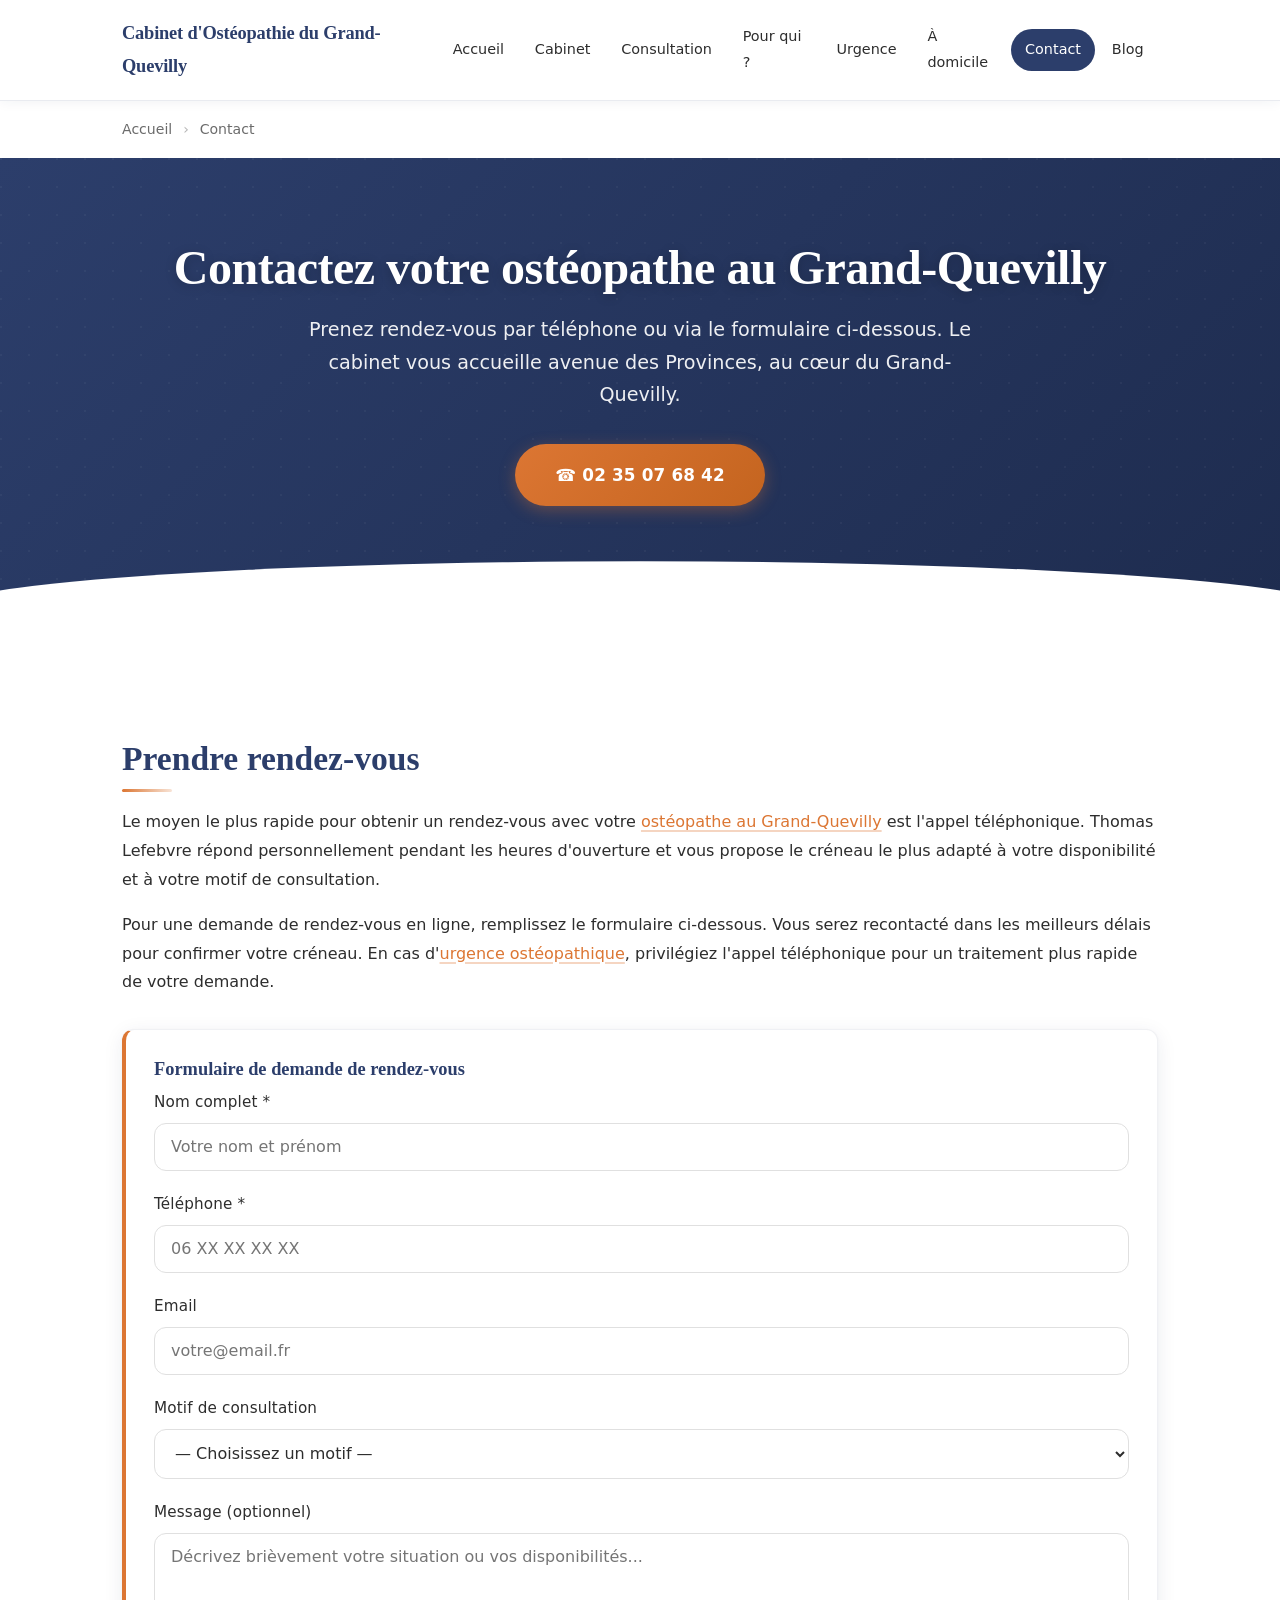
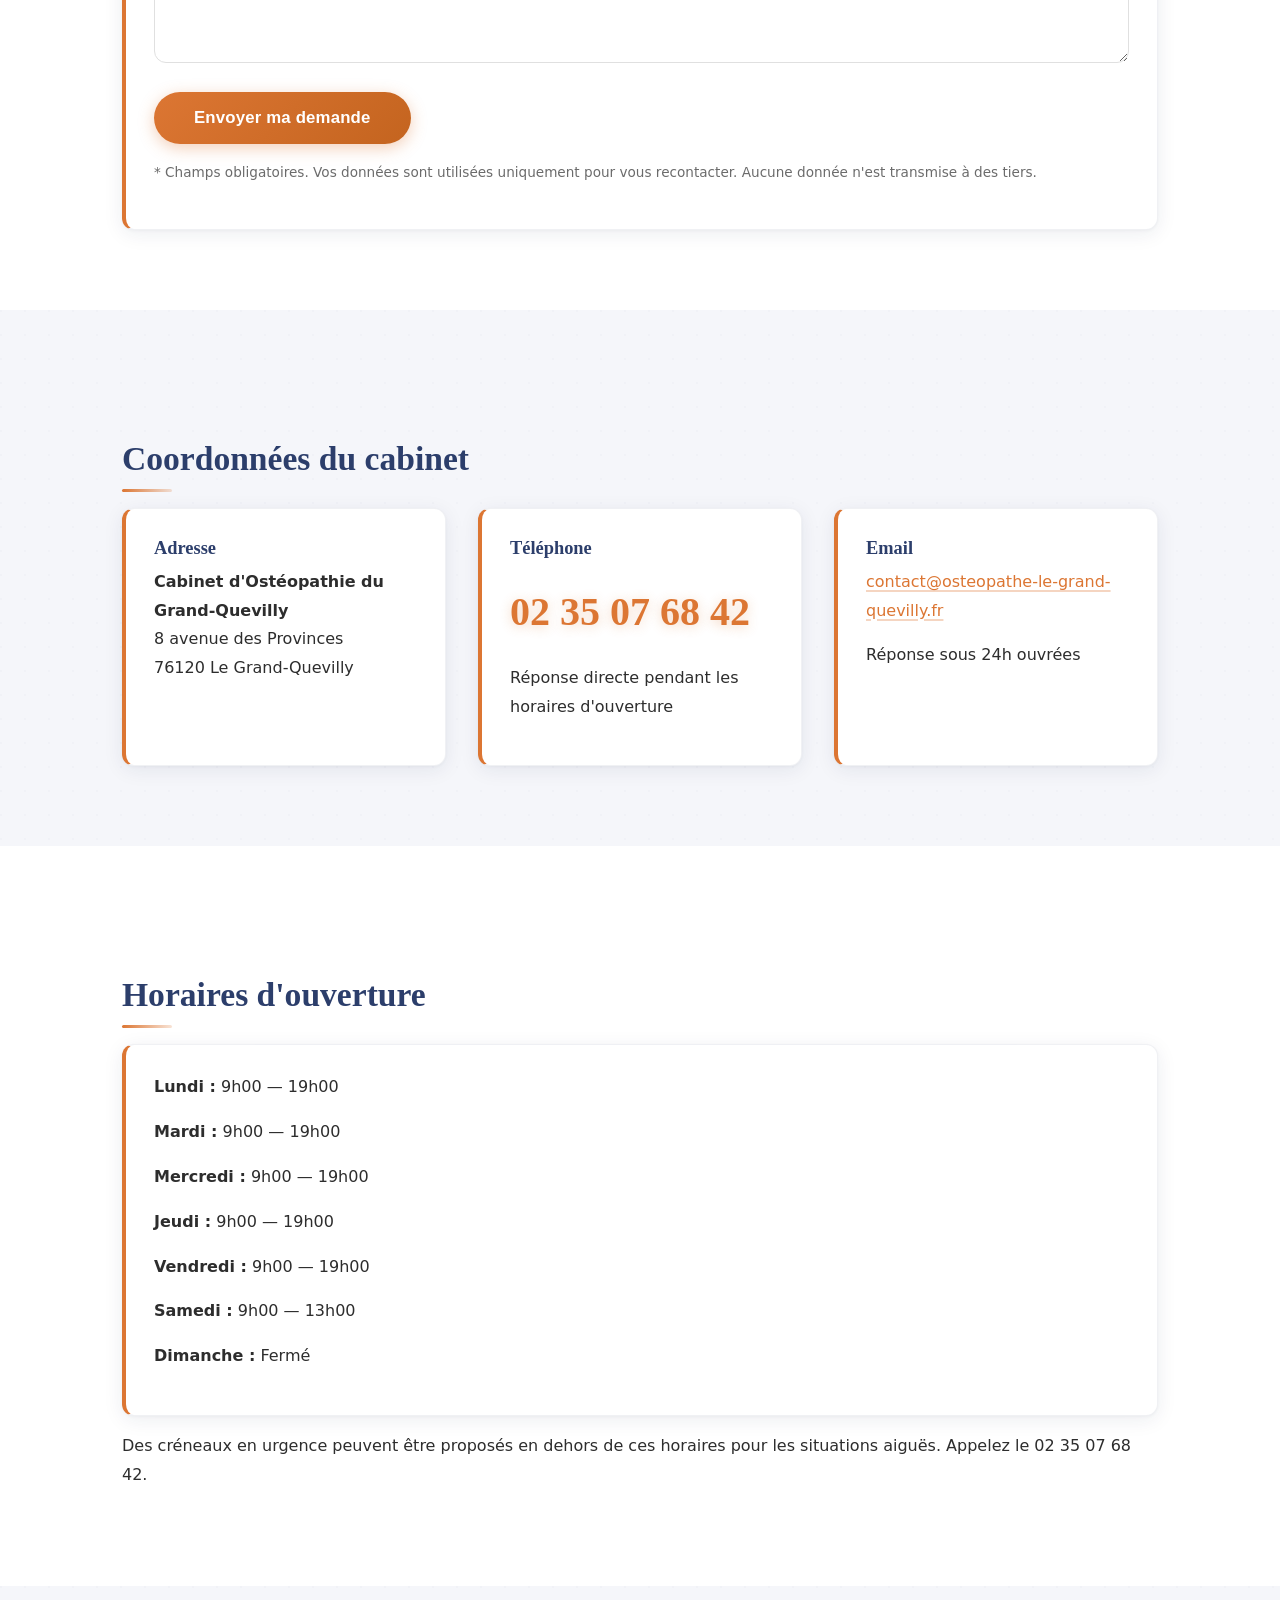
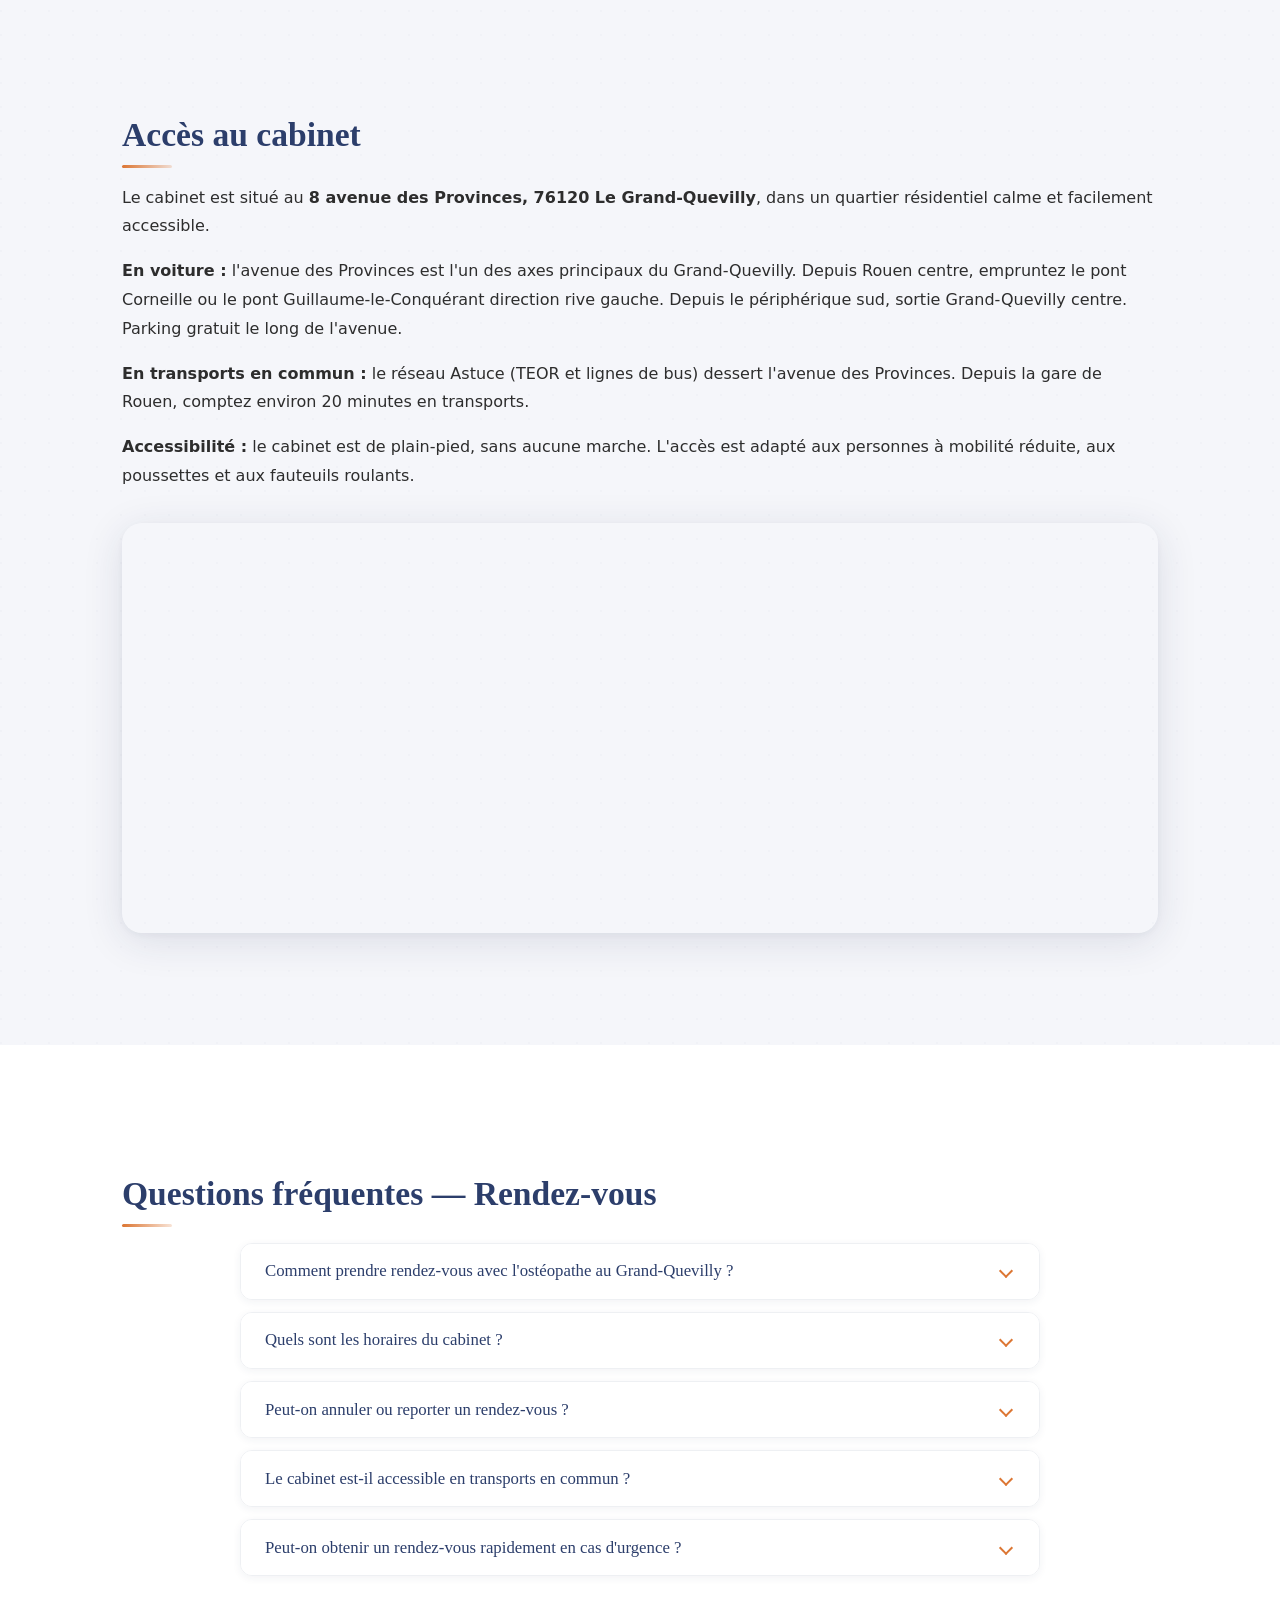
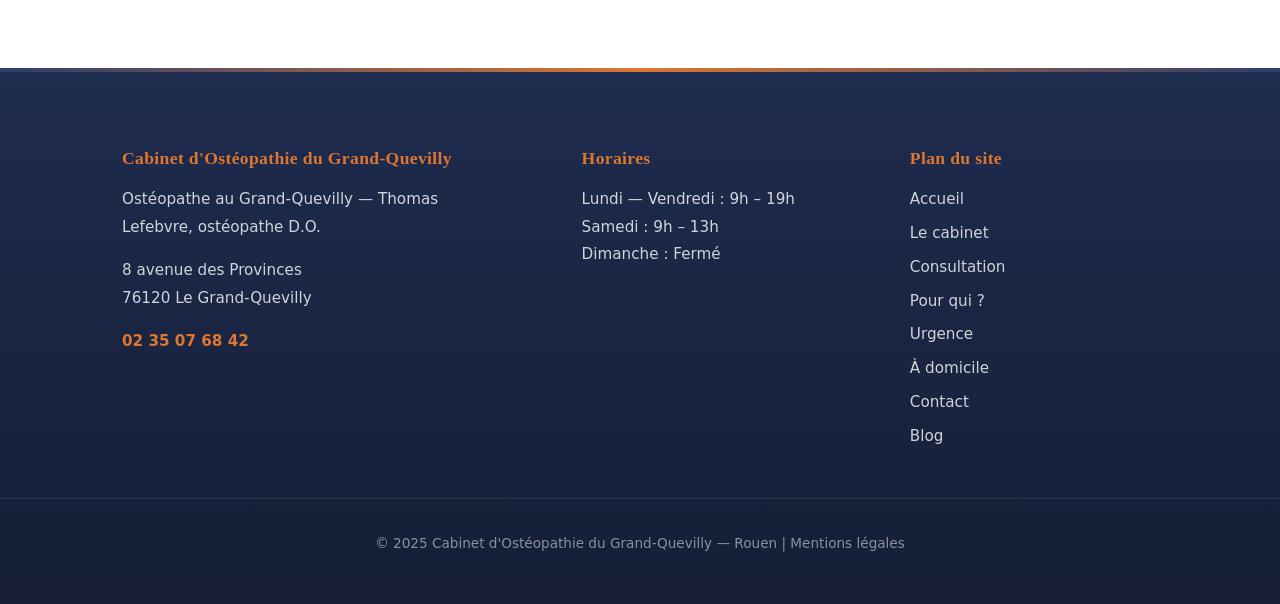
<file: contact.html>
<!DOCTYPE html>
<html lang="fr">
<head>
  <meta charset="UTF-8">
  <meta name="viewport" content="width=device-width, initial-scale=1.0">
  <title>Contact & Rendez-vous — Ostéopathe au Grand-Quevilly | Cabinet du Grand-Quevilly</title>
  <meta name="description" content="Prenez rendez-vous avec votre ostéopathe au Grand-Quevilly. Cabinet d'Ostéopathie du Grand-Quevilly, 8 avenue des Provinces, 76120. ☎ 02 35 07 68 42. Lun-Ven 9h-19h, Sam 9h-13h.">
  <link rel="canonical" href="https://osteopathe-le-grand-quevilly.fr/contact.html">
  <meta property="og:title" content="Contact & Rendez-vous — Ostéopathe au Grand-Quevilly">
  <meta property="og:description" content="Contactez le Cabinet d'Ostéopathie du Grand-Quevilly. Téléphone, adresse, horaires et formulaire de contact.">
  <meta property="og:type" content="website">
  <meta property="og:url" content="https://osteopathe-le-grand-quevilly.fr/contact.html">
  <meta property="og:locale" content="fr_FR">
  <link rel="stylesheet" href="style.css">

  <script type="application/ld+json">
  {"@context":"https://schema.org","@type":"FAQPage","mainEntity":[{"@type":"Question","name":"Comment prendre rendez-vous avec l'ostéopathe au Grand-Quevilly ?","acceptedAnswer":{"@type":"Answer","text":"Le moyen le plus rapide est d'appeler le cabinet au 02 35 07 68 42 pendant les horaires d'ouverture (lundi-vendredi 9h-19h, samedi 9h-13h). Vous pouvez également utiliser le formulaire de contact sur cette page pour demander un créneau."}},{"@type":"Question","name":"Quels sont les horaires du cabinet d'ostéopathie du Grand-Quevilly ?","acceptedAnswer":{"@type":"Answer","text":"Le cabinet est ouvert du lundi au vendredi de 9h à 19h et le samedi de 9h à 13h. Le cabinet est fermé le dimanche et les jours fériés. Des créneaux en urgence peuvent être proposés en dehors de ces horaires sur appel."}},{"@type":"Question","name":"Peut-on annuler ou reporter un rendez-vous ?","acceptedAnswer":{"@type":"Answer","text":"Oui, vous pouvez annuler ou reporter votre rendez-vous sans frais en prévenant le cabinet au moins 24 heures à l'avance par téléphone au 02 35 07 68 42. Au-delà de ce délai, le créneau bloqué ne peut plus être attribué à un autre patient."}},{"@type":"Question","name":"Le cabinet est-il accessible en transports en commun ?","acceptedAnswer":{"@type":"Answer","text":"Oui, le cabinet situé avenue des Provinces est desservi par le réseau de transport Astuce (lignes TEOR et bus). L'arrêt le plus proche est à quelques minutes à pied. Des places de stationnement gratuites sont également disponibles le long de l'avenue."}},{"@type":"Question","name":"Peut-on obtenir un rendez-vous rapidement en cas d'urgence ?","acceptedAnswer":{"@type":"Answer","text":"Oui, des créneaux prioritaires sont réservés chaque jour pour les situations aiguës (lumbago, torticolis, blocage). Appelez le 02 35 07 68 42 et précisez qu'il s'agit d'une urgence pour être reçu sous 24 à 48 heures."}}]}
  </script>
  <script type="application/ld+json">
  {"@context":"https://schema.org","@type":"BreadcrumbList","itemListElement":[{"@type":"ListItem","position":1,"name":"Accueil","item":"https://osteopathe-le-grand-quevilly.fr/"},{"@type":"ListItem","position":2,"name":"Contact","item":"https://osteopathe-le-grand-quevilly.fr/contact.html"}]}
  </script>
  <script type="application/ld+json">
  {"@context":"https://schema.org","@type":"MedicalBusiness","name":"Cabinet d'Ostéopathie du Grand-Quevilly — Rouen","image":"https://osteopathe-le-grand-quevilly.fr/images/hero-cabinet.webp","url":"https://osteopathe-le-grand-quevilly.fr/","telephone":"+33235076842","email":"contact@osteopathe-le-grand-quevilly.fr","address":{"@type":"PostalAddress","streetAddress":"8 avenue des Provinces","addressLocality":"Le Grand-Quevilly","postalCode":"76120","addressRegion":"Normandie","addressCountry":"FR"},"geo":{"@type":"GeoCoordinates","latitude":49.4088,"longitude":1.0456},"openingHoursSpecification":[{"@type":"OpeningHoursSpecification","dayOfWeek":["Monday","Tuesday","Wednesday","Thursday","Friday"],"opens":"09:00","closes":"19:00"},{"@type":"OpeningHoursSpecification","dayOfWeek":"Saturday","opens":"09:00","closes":"13:00"}],"priceRange":"50€ - 70€","medicalSpecialty":"Osteopathic"}
  </script>
</head>
<body>

  <header class="site-header"><div class="header-inner"><div class="site-logo"><a href="index.html">Cabinet d'Ostéopathie du Grand-Quevilly</a></div><button class="nav-toggle" aria-label="Ouvrir le menu de navigation" aria-expanded="false"><span></span><span></span><span></span></button><nav class="main-nav" aria-label="Navigation principale"><ul><li><a href="index.html">Accueil</a></li><li><a href="cabinet.html">Cabinet</a></li><li><a href="consultation.html">Consultation</a></li><li><a href="pour-qui.html">Pour qui ?</a></li><li><a href="urgence.html">Urgence</a></li><li><a href="domicile.html">À domicile</a></li><li><a href="contact.html" class="active">Contact</a></li><li><a href="blog.html">Blog</a></li></ul></nav></div></header>

  <main>
    <div class="breadcrumb"><div class="container"><a href="index.html">Accueil</a> <span>›</span> Contact</div></div>

    <section class="hero">
      <div class="container">
        <h1>Contactez votre ostéopathe au Grand-Quevilly</h1>
        <p>Prenez rendez-vous par téléphone ou via le formulaire ci-dessous. Le cabinet vous accueille avenue des Provinces, au cœur du Grand-Quevilly.</p>
        <a href="tel:+33235076842" class="btn btn-accent">☎ 02 35 07 68 42</a>
      </div>
    </section>

    <section class="section">
      <div class="container">
        <h2>Prendre rendez-vous</h2>
        <p>Le moyen le plus rapide pour obtenir un rendez-vous avec votre <a href="index.html">ostéopathe au Grand-Quevilly</a> est l'appel téléphonique. Thomas Lefebvre répond personnellement pendant les heures d'ouverture et vous propose le créneau le plus adapté à votre disponibilité et à votre motif de consultation.</p>
        <p>Pour une demande de rendez-vous en ligne, remplissez le formulaire ci-dessous. Vous serez recontacté dans les meilleurs délais pour confirmer votre créneau. En cas d'<a href="urgence.html">urgence ostéopathique</a>, privilégiez l'appel téléphonique pour un traitement plus rapide de votre demande.</p>
        <div class="card mt-md">
          <h3>Formulaire de demande de rendez-vous</h3>
          <div class="form-group"><label for="nom">Nom complet *</label><input type="text" id="nom" name="nom" placeholder="Votre nom et prénom" required></div>
          <div class="form-group"><label for="telephone">Téléphone *</label><input type="tel" id="telephone" name="telephone" placeholder="06 XX XX XX XX" required></div>
          <div class="form-group"><label for="email">Email</label><input type="email" id="email" name="email" placeholder="votre@email.fr"></div>
          <div class="form-group"><label for="motif">Motif de consultation</label><select id="motif" name="motif"><option value="">— Choisissez un motif —</option><option value="douleur-dos">Douleur de dos / lombalgie</option><option value="cervicalgie">Douleur cervicale / torticolis</option><option value="sciatique">Sciatique / cruralgie</option><option value="migraine">Maux de tête / migraines</option><option value="grossesse">Suivi de grossesse</option><option value="bebe">Consultation bébé / nourrisson</option><option value="sport">Suivi sportif</option><option value="digestif">Troubles digestifs</option><option value="urgence">Urgence (lumbago, blocage)</option><option value="domicile">Consultation à domicile</option><option value="autre">Autre motif</option></select></div>
          <div class="form-group"><label for="message">Message (optionnel)</label><textarea id="message" name="message" placeholder="Décrivez brièvement votre situation ou vos disponibilités..."></textarea></div>
          <button type="button" class="btn btn-accent">Envoyer ma demande</button>
          <p class="mt-sm" style="font-size: 0.85rem; color: var(--color-text-light);">* Champs obligatoires. Vos données sont utilisées uniquement pour vous recontacter. Aucune donnée n'est transmise à des tiers.</p>
        </div>
      </div>
    </section>

    <section class="section section-alt">
      <div class="container">
        <h2>Coordonnées du cabinet</h2>
        <div class="cards-grid">
          <div class="card"><h3>Adresse</h3><p><strong>Cabinet d'Ostéopathie du Grand-Quevilly</strong><br>8 avenue des Provinces<br>76120 Le Grand-Quevilly</p></div>
          <div class="card"><h3>Téléphone</h3><p class="cta-phone"><a href="tel:+33235076842">02 35 07 68 42</a></p><p>Réponse directe pendant les horaires d'ouverture</p></div>
          <div class="card"><h3>Email</h3><p><a href="mailto:contact@osteopathe-le-grand-quevilly.fr">contact@osteopathe-le-grand-quevilly.fr</a></p><p>Réponse sous 24h ouvrées</p></div>
        </div>
      </div>
    </section>

    <section class="section">
      <div class="container">
        <h2>Horaires d'ouverture</h2>
        <div class="card">
          <p><strong>Lundi :</strong> 9h00 — 19h00</p>
          <p><strong>Mardi :</strong> 9h00 — 19h00</p>
          <p><strong>Mercredi :</strong> 9h00 — 19h00</p>
          <p><strong>Jeudi :</strong> 9h00 — 19h00</p>
          <p><strong>Vendredi :</strong> 9h00 — 19h00</p>
          <p><strong>Samedi :</strong> 9h00 — 13h00</p>
          <p><strong>Dimanche :</strong> Fermé</p>
        </div>
        <p class="mt-sm">Des créneaux en urgence peuvent être proposés en dehors de ces horaires pour les situations aiguës. Appelez le 02 35 07 68 42.</p>
      </div>
    </section>

    <section class="section section-alt">
      <div class="container">
        <h2>Accès au cabinet</h2>
        <p>Le cabinet est situé au <strong>8 avenue des Provinces, 76120 Le Grand-Quevilly</strong>, dans un quartier résidentiel calme et facilement accessible.</p>
        <p><strong>En voiture :</strong> l'avenue des Provinces est l'un des axes principaux du Grand-Quevilly. Depuis Rouen centre, empruntez le pont Corneille ou le pont Guillaume-le-Conquérant direction rive gauche. Depuis le périphérique sud, sortie Grand-Quevilly centre. Parking gratuit le long de l'avenue.</p>
        <p><strong>En transports en commun :</strong> le réseau Astuce (TEOR et lignes de bus) dessert l'avenue des Provinces. Depuis la gare de Rouen, comptez environ 20 minutes en transports.</p>
        <p><strong>Accessibilité :</strong> le cabinet est de plain-pied, sans aucune marche. L'accès est adapté aux personnes à mobilité réduite, aux poussettes et aux fauteuils roulants.</p>
        <div class="map-container mt-md">
          <iframe src="https://www.google.com/maps/embed?pb=!1m18!1m12!1m3!1d2593.5!2d1.0456!3d49.4088!2m3!1f0!2f0!3f0!3m2!1i1024!2i768!4f13.1!3m3!1m2!1s0x0%3A0x0!2s8+avenue+des+Provinces%2C+76120+Le+Grand-Quevilly!5e0!3m2!1sfr!2sfr!4v1" width="100%" height="400" style="border:0;" allowfullscreen="" loading="lazy" referrerpolicy="no-referrer-when-downgrade" title="Cabinet d'Ostéopathie du Grand-Quevilly — Plan d'accès"></iframe>
        </div>
      </div>
    </section>

    <section class="section">
      <div class="container">
        <h2>Questions fréquentes — Rendez-vous</h2>
        <div class="faq-list">
          <div class="faq-item"><button class="faq-question" aria-expanded="false">Comment prendre rendez-vous avec l'ostéopathe au Grand-Quevilly ?</button><div class="faq-answer"><p>Appelez le 02 35 07 68 42 pendant les horaires d'ouverture (lundi-vendredi 9h-19h, samedi 9h-13h) ou utilisez le formulaire de contact ci-dessus. Thomas Lefebvre vous propose le créneau le plus adapté à votre disponibilité.</p></div></div>
          <div class="faq-item"><button class="faq-question" aria-expanded="false">Quels sont les horaires du cabinet ?</button><div class="faq-answer"><p>Le cabinet est ouvert du lundi au vendredi de 9h à 19h et le samedi de 9h à 13h. Fermé le dimanche et les jours fériés. Des créneaux d'urgence peuvent être proposés en dehors de ces horaires sur appel.</p></div></div>
          <div class="faq-item"><button class="faq-question" aria-expanded="false">Peut-on annuler ou reporter un rendez-vous ?</button><div class="faq-answer"><p>Oui, sans frais en prévenant au moins 24 heures à l'avance par téléphone. Ce délai permet de proposer le créneau libéré à un autre patient, notamment ceux en attente d'un rendez-vous en urgence.</p></div></div>
          <div class="faq-item"><button class="faq-question" aria-expanded="false">Le cabinet est-il accessible en transports en commun ?</button><div class="faq-answer"><p>Oui, le réseau Astuce (TEOR et bus) dessert l'avenue des Provinces. L'arrêt le plus proche est à quelques minutes à pied du cabinet. Des places de parking gratuites sont aussi disponibles.</p></div></div>
          <div class="faq-item"><button class="faq-question" aria-expanded="false">Peut-on obtenir un rendez-vous rapidement en cas d'urgence ?</button><div class="faq-answer"><p>Oui, des créneaux prioritaires sont réservés chaque jour. Appelez le 02 35 07 68 42 en précisant qu'il s'agit d'une urgence pour être reçu sous 24 à 48 heures. Pour en savoir plus, consultez la page <a href="urgence.html">urgence ostéopathique</a>.</p></div></div>
        </div>
      </div>
    </section>
  </main>

  <footer class="site-footer"><div class="footer-inner"><div class="footer-col"><h3>Cabinet d'Ostéopathie du Grand-Quevilly</h3><p>Ostéopathe au Grand-Quevilly — Thomas Lefebvre, ostéopathe D.O.</p><p>8 avenue des Provinces<br>76120 Le Grand-Quevilly</p><p class="footer-phone"><a href="tel:+33235076842">02 35 07 68 42</a></p></div><div class="footer-col"><h3>Horaires</h3><p>Lundi — Vendredi : 9h – 19h<br>Samedi : 9h – 13h<br>Dimanche : Fermé</p></div><div class="footer-col"><h3>Plan du site</h3><ul><li><a href="index.html">Accueil</a></li><li><a href="cabinet.html">Le cabinet</a></li><li><a href="consultation.html">Consultation</a></li><li><a href="pour-qui.html">Pour qui ?</a></li><li><a href="urgence.html">Urgence</a></li><li><a href="domicile.html">À domicile</a></li><li><a href="contact.html">Contact</a></li><li><a href="blog.html">Blog</a></li></ul></div></div><div class="footer-bottom"><p>© 2025 Cabinet d'Ostéopathie du Grand-Quevilly — Rouen | <a href="mentions-legales.html">Mentions légales</a></p></div></footer>

  <script>
    document.querySelectorAll('.faq-question').forEach(function(btn){btn.addEventListener('click',function(){var item=this.parentElement;var isOpen=item.classList.contains('active');document.querySelectorAll('.faq-item').forEach(function(el){el.classList.remove('active')});if(!isOpen)item.classList.add('active');this.setAttribute('aria-expanded',!isOpen)})});
    document.querySelector('.nav-toggle').addEventListener('click',function(){this.classList.toggle('active');document.querySelector('.main-nav').classList.toggle('active');this.setAttribute('aria-expanded',this.classList.contains('active'))});
  </script>
</body>
</html>
</file>
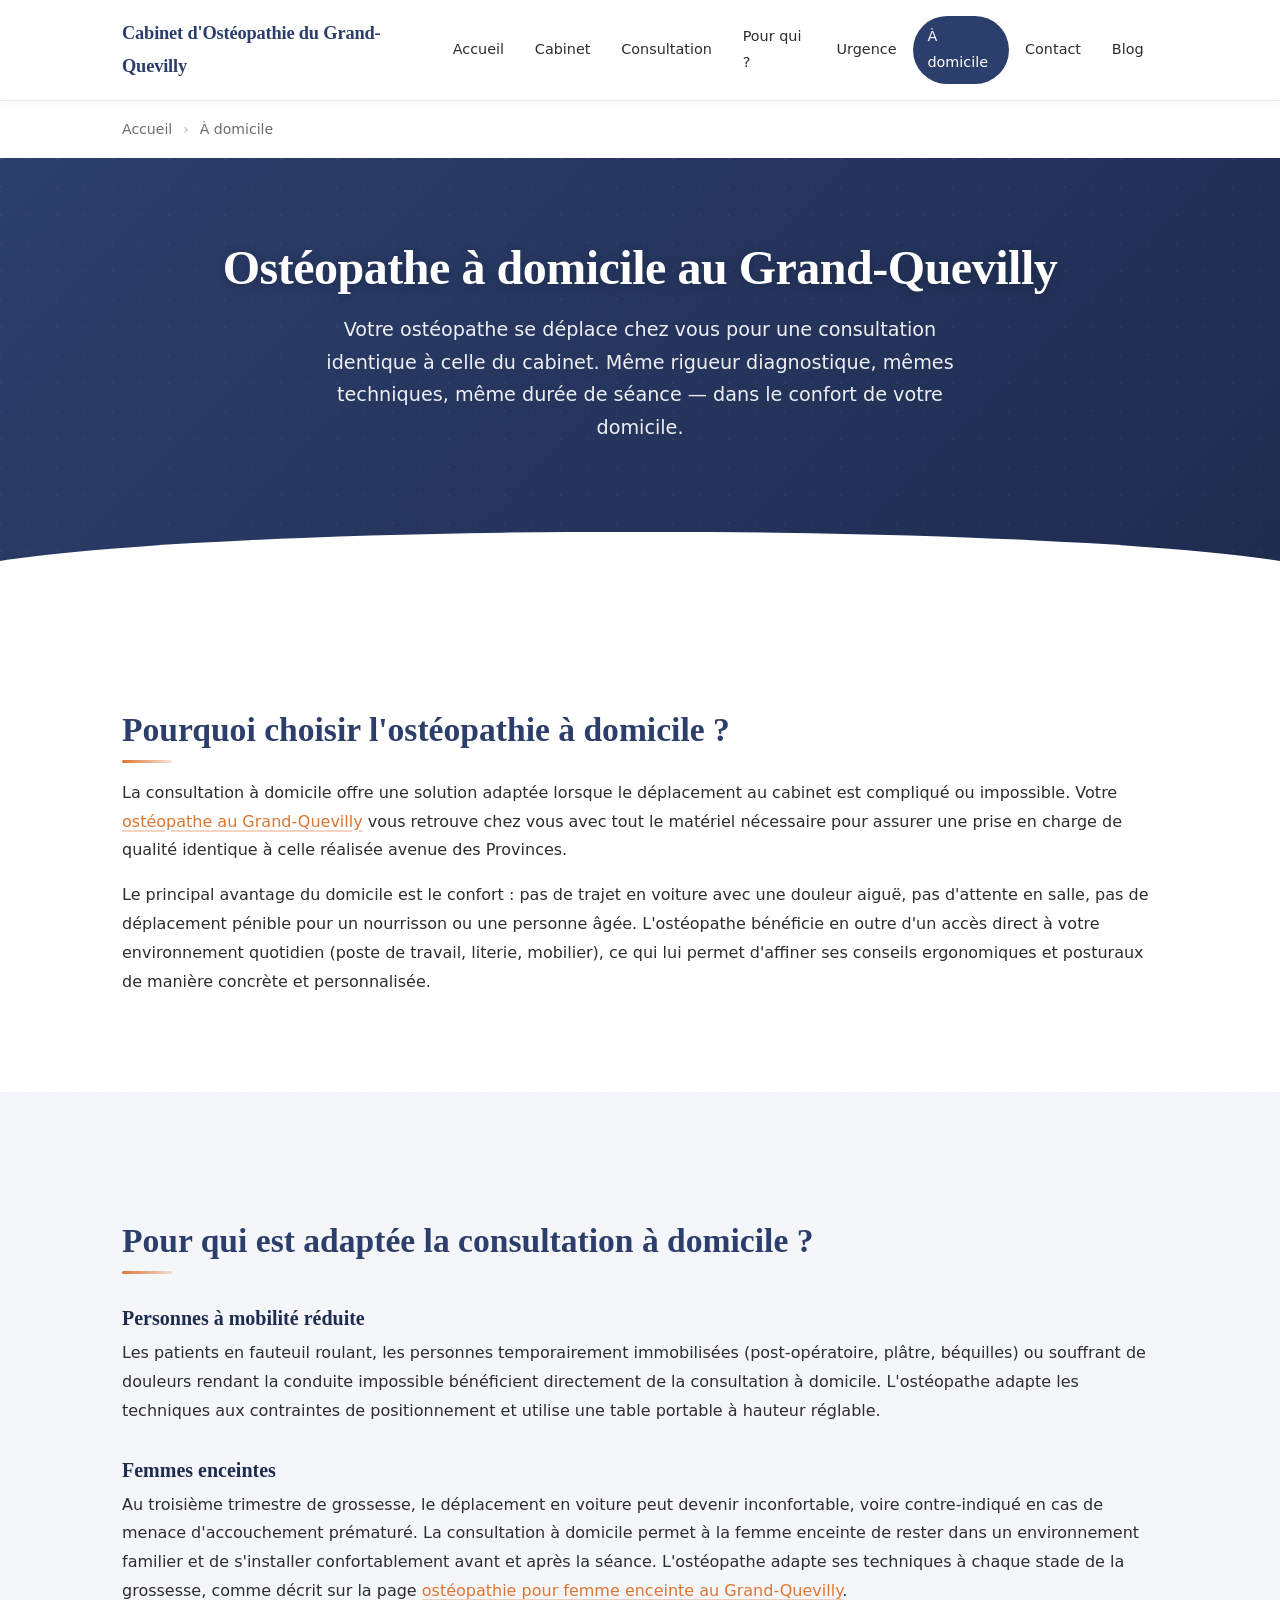
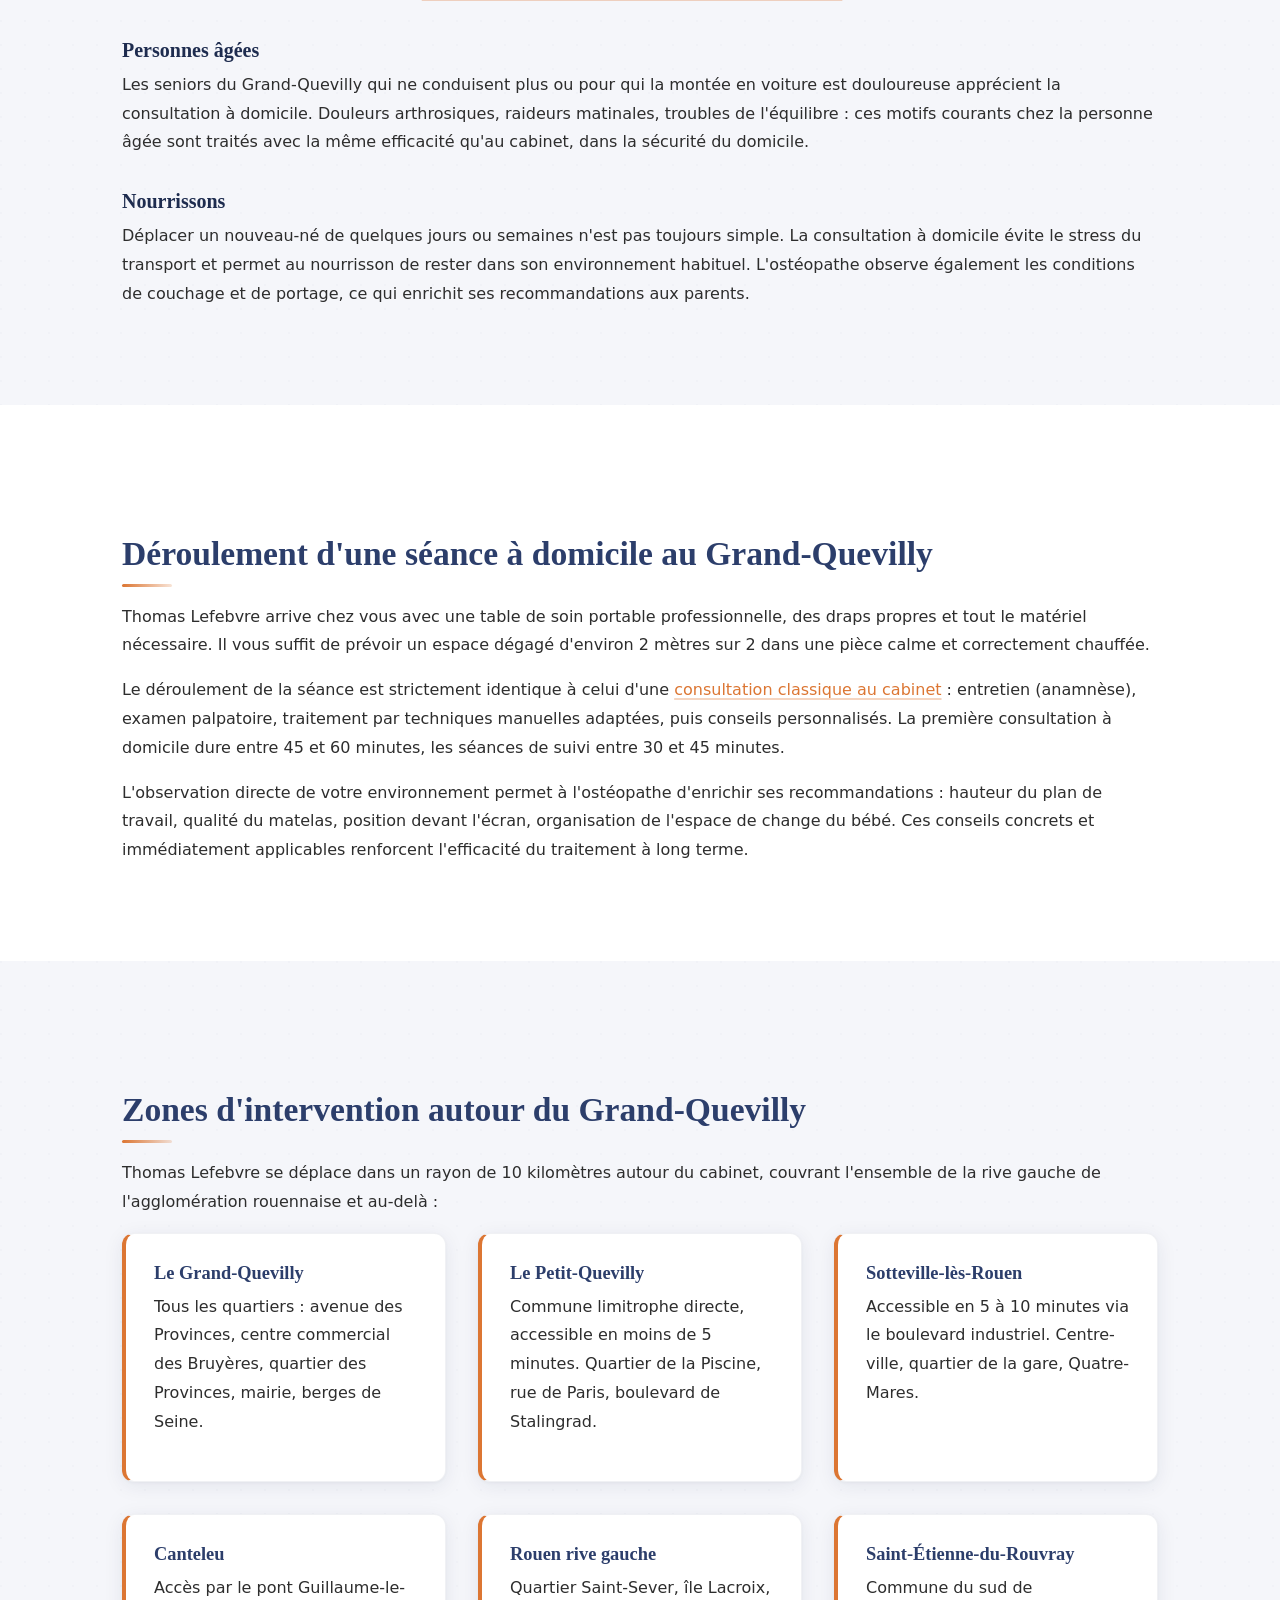
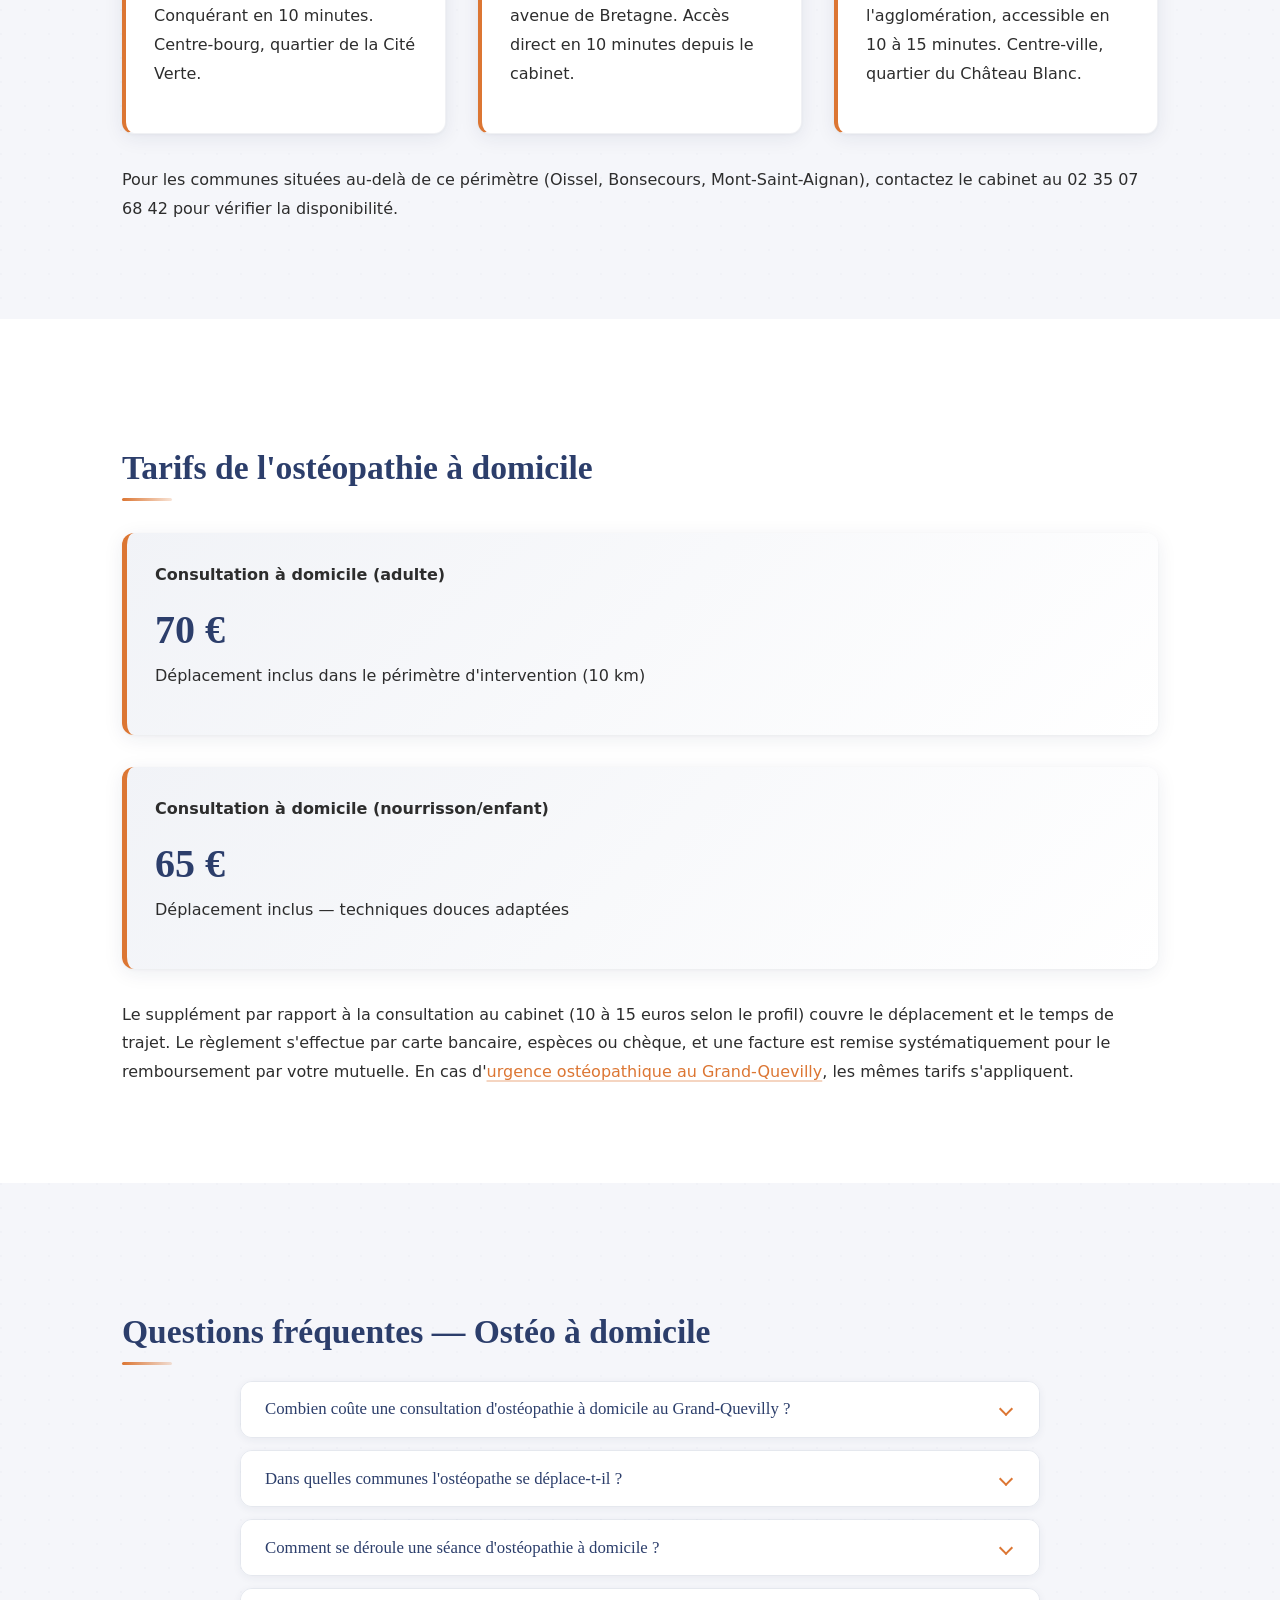
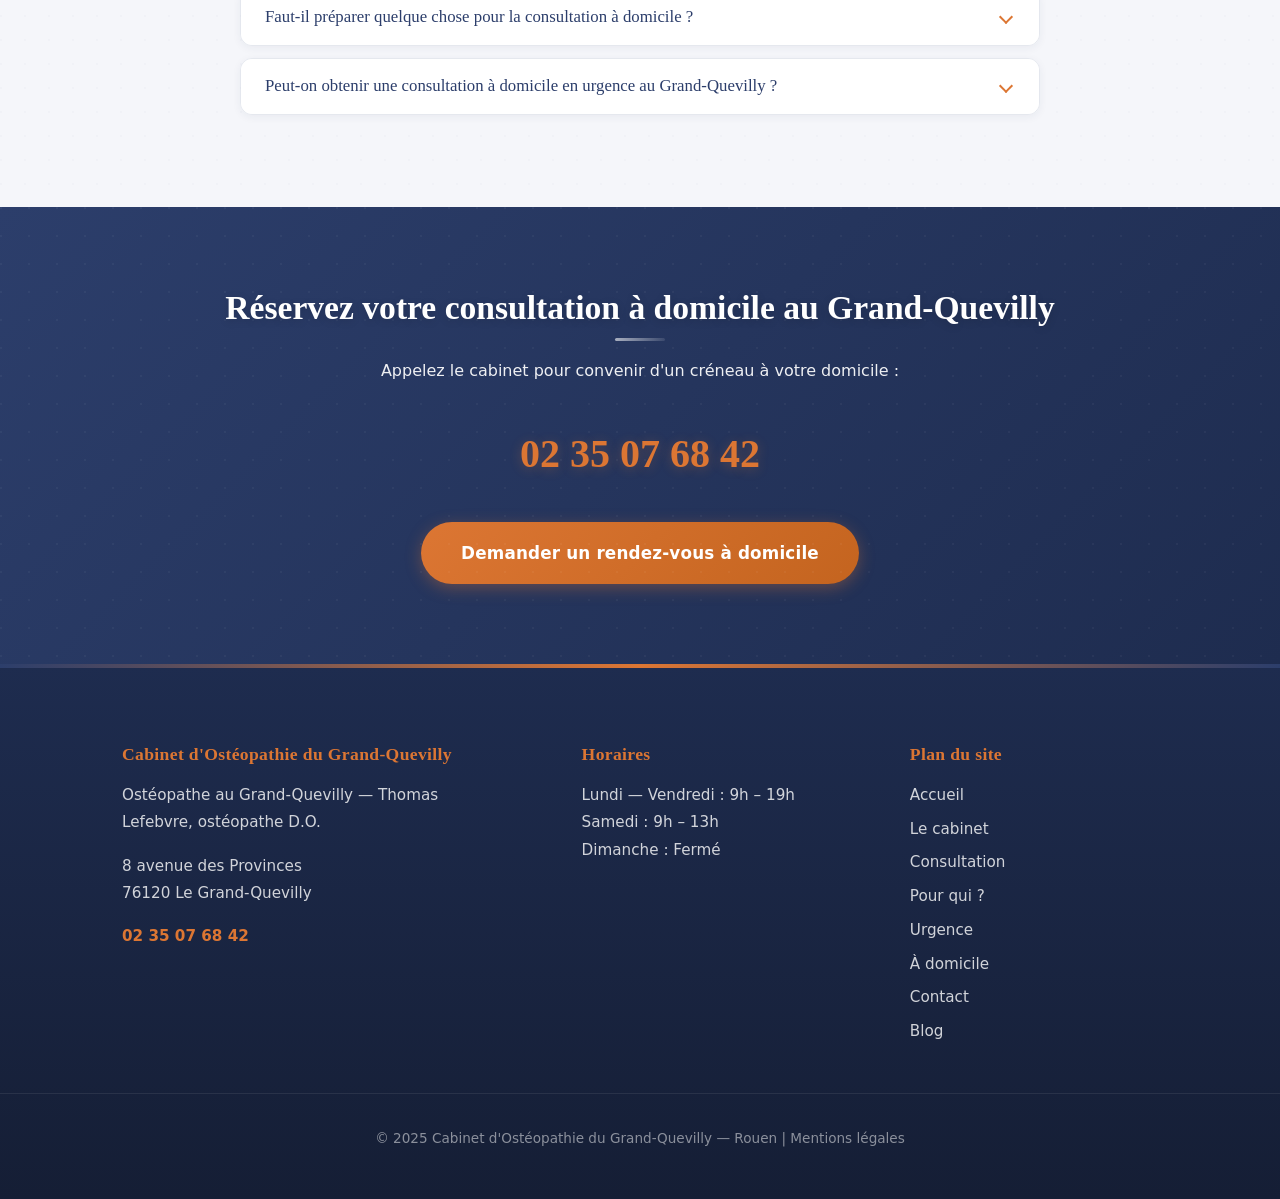
<file: domicile.html>
<!DOCTYPE html>
<html lang="fr">
<head>
  <meta charset="UTF-8">
  <meta name="viewport" content="width=device-width, initial-scale=1.0">
  <title>Ostéopathe à Domicile au Grand-Quevilly — Consultation Chez Vous | Cabinet du Grand-Quevilly</title>
  <meta name="description" content="Ostéopathe à domicile au Grand-Quevilly et communes limitrophes. Consultation chez vous pour personnes à mobilité réduite, seniors, femmes enceintes, nourrissons. ☎ 02 35 07 68 42">
  <link rel="canonical" href="https://osteopathe-le-grand-quevilly.fr/domicile.html">
  <meta property="og:title" content="Ostéopathe à Domicile au Grand-Quevilly — Consultation Chez Vous">
  <meta property="og:description" content="Votre ostéopathe se déplace chez vous au Grand-Quevilly. Même qualité de soin qu'au cabinet. Tarif : 70€ déplacement inclus.">
  <meta property="og:type" content="website">
  <meta property="og:url" content="https://osteopathe-le-grand-quevilly.fr/domicile.html">
  <meta property="og:locale" content="fr_FR">
  <link rel="stylesheet" href="style.css">

  <script type="application/ld+json">
  {"@context":"https://schema.org","@type":"FAQPage","mainEntity":[{"@type":"Question","name":"Combien coûte une consultation d'ostéopathie à domicile au Grand-Quevilly ?","acceptedAnswer":{"@type":"Answer","text":"Une consultation à domicile au Grand-Quevilly coûte 70 euros, déplacement inclus. Ce tarif s'applique pour le Grand-Quevilly et les communes limitrophes (Petit-Quevilly, Sotteville-lès-Rouen, Canteleu, Rouen rive gauche). Une facture est remise pour le remboursement par votre mutuelle."}},{"@type":"Question","name":"Dans quelles communes l'ostéopathe se déplace-t-il à domicile ?","acceptedAnswer":{"@type":"Answer","text":"Thomas Lefebvre se déplace au Grand-Quevilly et dans un rayon de 10 kilomètres autour du cabinet : Petit-Quevilly, Sotteville-lès-Rouen, Canteleu, Rouen (rive gauche et centre), Saint-Étienne-du-Rouvray et Oissel. Pour les communes plus éloignées, contactez le cabinet pour vérifier la disponibilité."}},{"@type":"Question","name":"Comment se déroule une séance d'ostéopathie à domicile ?","acceptedAnswer":{"@type":"Answer","text":"La séance à domicile suit le même protocole qu'au cabinet : entretien, examen palpatoire, traitement et conseils. Votre ostéopathe apporte une table de soin portable professionnelle. Prévoyez un espace suffisant dans une pièce calme. La durée est identique : 45-60 minutes en première consultation."}},{"@type":"Question","name":"Faut-il préparer quelque chose pour la consultation à domicile ?","acceptedAnswer":{"@type":"Answer","text":"Prévoyez un espace dégagé d'environ 2 mètres sur 2 dans une pièce calme et chauffée. L'ostéopathe apporte tout le matériel nécessaire (table portable, draps). Portez des vêtements souples et ayez vos examens d'imagerie à portée de main si vous en possédez."}},{"@type":"Question","name":"Peut-on obtenir une consultation à domicile en urgence au Grand-Quevilly ?","acceptedAnswer":{"@type":"Answer","text":"Oui, en cas de lumbago invalidant ou de blocage empêchant tout déplacement, une consultation à domicile en urgence peut être organisée au Grand-Quevilly sous 24 à 48 heures. Appelez le 02 35 07 68 42 pour signaler l'urgence et convenir d'un créneau."}}]}
  </script>
  <script type="application/ld+json">
  {"@context":"https://schema.org","@type":"BreadcrumbList","itemListElement":[{"@type":"ListItem","position":1,"name":"Accueil","item":"https://osteopathe-le-grand-quevilly.fr/"},{"@type":"ListItem","position":2,"name":"À domicile","item":"https://osteopathe-le-grand-quevilly.fr/domicile.html"}]}
  </script>
  <script type="application/ld+json">
  {"@context":"https://schema.org","@type":"Service","serviceType":"Consultation d'ostéopathie à domicile","provider":{"@type":"MedicalBusiness","name":"Cabinet d'Ostéopathie du Grand-Quevilly — Rouen","telephone":"+33235076842"},"areaServed":[{"@type":"City","name":"Le Grand-Quevilly"},{"@type":"City","name":"Le Petit-Quevilly"},{"@type":"City","name":"Sotteville-lès-Rouen"},{"@type":"City","name":"Canteleu"},{"@type":"City","name":"Rouen"},{"@type":"City","name":"Saint-Étienne-du-Rouvray"}],"offers":{"@type":"Offer","price":"70","priceCurrency":"EUR","description":"Consultation à domicile, déplacement inclus"}}
  </script>
</head>
<body>

  <header class="site-header"><div class="header-inner"><div class="site-logo"><a href="index.html">Cabinet d'Ostéopathie du Grand-Quevilly</a></div><button class="nav-toggle" aria-label="Ouvrir le menu de navigation" aria-expanded="false"><span></span><span></span><span></span></button><nav class="main-nav" aria-label="Navigation principale"><ul><li><a href="index.html">Accueil</a></li><li><a href="cabinet.html">Cabinet</a></li><li><a href="consultation.html">Consultation</a></li><li><a href="pour-qui.html">Pour qui ?</a></li><li><a href="urgence.html">Urgence</a></li><li><a href="domicile.html" class="active">À domicile</a></li><li><a href="contact.html">Contact</a></li><li><a href="blog.html">Blog</a></li></ul></nav></div></header>

  <main>
    <div class="breadcrumb"><div class="container"><a href="index.html">Accueil</a> <span>›</span> À domicile</div></div>

    <section class="hero">
      <div class="container">
        <h1>Ostéopathe à domicile au Grand-Quevilly</h1>
        <p>Votre ostéopathe se déplace chez vous pour une consultation identique à celle du cabinet. Même rigueur diagnostique, mêmes techniques, même durée de séance — dans le confort de votre domicile.</p>
      </div>
    </section>

    <section class="section">
      <div class="container">
        <h2>Pourquoi choisir l'ostéopathie à domicile ?</h2>
        <p>La consultation à domicile offre une solution adaptée lorsque le déplacement au cabinet est compliqué ou impossible. Votre <a href="index.html">ostéopathe au Grand-Quevilly</a> vous retrouve chez vous avec tout le matériel nécessaire pour assurer une prise en charge de qualité identique à celle réalisée avenue des Provinces.</p>
        <p>Le principal avantage du domicile est le confort : pas de trajet en voiture avec une douleur aiguë, pas d'attente en salle, pas de déplacement pénible pour un nourrisson ou une personne âgée. L'ostéopathe bénéficie en outre d'un accès direct à votre environnement quotidien (poste de travail, literie, mobilier), ce qui lui permet d'affiner ses conseils ergonomiques et posturaux de manière concrète et personnalisée.</p>
      </div>
    </section>

    <section class="section section-alt">
      <div class="container">
        <h2>Pour qui est adaptée la consultation à domicile ?</h2>
        <h3>Personnes à mobilité réduite</h3>
        <p>Les patients en fauteuil roulant, les personnes temporairement immobilisées (post-opératoire, plâtre, béquilles) ou souffrant de douleurs rendant la conduite impossible bénéficient directement de la consultation à domicile. L'ostéopathe adapte les techniques aux contraintes de positionnement et utilise une table portable à hauteur réglable.</p>
        <h3>Femmes enceintes</h3>
        <p>Au troisième trimestre de grossesse, le déplacement en voiture peut devenir inconfortable, voire contre-indiqué en cas de menace d'accouchement prématuré. La consultation à domicile permet à la femme enceinte de rester dans un environnement familier et de s'installer confortablement avant et après la séance. L'ostéopathe adapte ses techniques à chaque stade de la grossesse, comme décrit sur la page <a href="pour-qui.html">ostéopathie pour femme enceinte au Grand-Quevilly</a>.</p>
        <h3>Personnes âgées</h3>
        <p>Les seniors du Grand-Quevilly qui ne conduisent plus ou pour qui la montée en voiture est douloureuse apprécient la consultation à domicile. Douleurs arthrosiques, raideurs matinales, troubles de l'équilibre : ces motifs courants chez la personne âgée sont traités avec la même efficacité qu'au cabinet, dans la sécurité du domicile.</p>
        <h3>Nourrissons</h3>
        <p>Déplacer un nouveau-né de quelques jours ou semaines n'est pas toujours simple. La consultation à domicile évite le stress du transport et permet au nourrisson de rester dans son environnement habituel. L'ostéopathe observe également les conditions de couchage et de portage, ce qui enrichit ses recommandations aux parents.</p>
      </div>
    </section>

    <section class="section">
      <div class="container">
        <h2>Déroulement d'une séance à domicile au Grand-Quevilly</h2>
        <p>Thomas Lefebvre arrive chez vous avec une table de soin portable professionnelle, des draps propres et tout le matériel nécessaire. Il vous suffit de prévoir un espace dégagé d'environ 2 mètres sur 2 dans une pièce calme et correctement chauffée.</p>
        <p>Le déroulement de la séance est strictement identique à celui d'une <a href="consultation.html">consultation classique au cabinet</a> : entretien (anamnèse), examen palpatoire, traitement par techniques manuelles adaptées, puis conseils personnalisés. La première consultation à domicile dure entre 45 et 60 minutes, les séances de suivi entre 30 et 45 minutes.</p>
        <p>L'observation directe de votre environnement permet à l'ostéopathe d'enrichir ses recommandations : hauteur du plan de travail, qualité du matelas, position devant l'écran, organisation de l'espace de change du bébé. Ces conseils concrets et immédiatement applicables renforcent l'efficacité du traitement à long terme.</p>
      </div>
    </section>

    <section class="section section-alt">
      <div class="container">
        <h2>Zones d'intervention autour du Grand-Quevilly</h2>
        <p>Thomas Lefebvre se déplace dans un rayon de 10 kilomètres autour du cabinet, couvrant l'ensemble de la rive gauche de l'agglomération rouennaise et au-delà :</p>
        <div class="cards-grid">
          <div class="card"><h3>Le Grand-Quevilly</h3><p>Tous les quartiers : avenue des Provinces, centre commercial des Bruyères, quartier des Provinces, mairie, berges de Seine.</p></div>
          <div class="card"><h3>Le Petit-Quevilly</h3><p>Commune limitrophe directe, accessible en moins de 5 minutes. Quartier de la Piscine, rue de Paris, boulevard de Stalingrad.</p></div>
          <div class="card"><h3>Sotteville-lès-Rouen</h3><p>Accessible en 5 à 10 minutes via le boulevard industriel. Centre-ville, quartier de la gare, Quatre-Mares.</p></div>
          <div class="card"><h3>Canteleu</h3><p>Accès par le pont Guillaume-le-Conquérant en 10 minutes. Centre-bourg, quartier de la Cité Verte.</p></div>
          <div class="card"><h3>Rouen rive gauche</h3><p>Quartier Saint-Sever, île Lacroix, avenue de Bretagne. Accès direct en 10 minutes depuis le cabinet.</p></div>
          <div class="card"><h3>Saint-Étienne-du-Rouvray</h3><p>Commune du sud de l'agglomération, accessible en 10 à 15 minutes. Centre-ville, quartier du Château Blanc.</p></div>
        </div>
        <p class="mt-md">Pour les communes situées au-delà de ce périmètre (Oissel, Bonsecours, Mont-Saint-Aignan), contactez le cabinet au 02 35 07 68 42 pour vérifier la disponibilité.</p>
      </div>
    </section>

    <section class="section">
      <div class="container">
        <h2>Tarifs de l'ostéopathie à domicile</h2>
        <div class="tarif-box"><p><strong>Consultation à domicile (adulte)</strong></p><p class="price">70 €</p><p>Déplacement inclus dans le périmètre d'intervention (10 km)</p></div>
        <div class="tarif-box"><p><strong>Consultation à domicile (nourrisson/enfant)</strong></p><p class="price">65 €</p><p>Déplacement inclus — techniques douces adaptées</p></div>
        <p class="mt-md">Le supplément par rapport à la consultation au cabinet (10 à 15 euros selon le profil) couvre le déplacement et le temps de trajet. Le règlement s'effectue par carte bancaire, espèces ou chèque, et une facture est remise systématiquement pour le remboursement par votre mutuelle. En cas d'<a href="urgence.html">urgence ostéopathique au Grand-Quevilly</a>, les mêmes tarifs s'appliquent.</p>
      </div>
    </section>

    <section class="section section-alt">
      <div class="container">
        <h2>Questions fréquentes — Ostéo à domicile</h2>
        <div class="faq-list">
          <div class="faq-item"><button class="faq-question" aria-expanded="false">Combien coûte une consultation d'ostéopathie à domicile au Grand-Quevilly ?</button><div class="faq-answer"><p>70 euros pour un adulte, 65 euros pour un nourrisson ou un enfant, déplacement inclus. Ces tarifs s'appliquent dans le périmètre d'intervention de 10 km autour du cabinet. Une facture est remise pour votre mutuelle.</p></div></div>
          <div class="faq-item"><button class="faq-question" aria-expanded="false">Dans quelles communes l'ostéopathe se déplace-t-il ?</button><div class="faq-answer"><p>Thomas Lefebvre se déplace au Grand-Quevilly, au Petit-Quevilly, à Sotteville-lès-Rouen, à Canteleu, à Rouen rive gauche et centre, et à Saint-Étienne-du-Rouvray. Pour les communes plus éloignées, contactez le cabinet pour vérifier la disponibilité.</p></div></div>
          <div class="faq-item"><button class="faq-question" aria-expanded="false">Comment se déroule une séance d'ostéopathie à domicile ?</button><div class="faq-answer"><p>Le déroulement est identique à celui du cabinet : entretien, examen, traitement et conseils. L'ostéopathe apporte une table portable professionnelle. Prévoyez un espace dégagé dans une pièce calme. Première séance : 45-60 minutes, suivi : 30-45 minutes.</p></div></div>
          <div class="faq-item"><button class="faq-question" aria-expanded="false">Faut-il préparer quelque chose pour la consultation à domicile ?</button><div class="faq-answer"><p>Prévoyez un espace d'environ 2 mètres sur 2 dans une pièce calme et chauffée. L'ostéopathe apporte tout le matériel. Portez des vêtements souples et ayez vos examens d'imagerie à portée de main si vous en avez.</p></div></div>
          <div class="faq-item"><button class="faq-question" aria-expanded="false">Peut-on obtenir une consultation à domicile en urgence au Grand-Quevilly ?</button><div class="faq-answer"><p>Oui, en cas de lumbago invalidant ou de blocage empêchant le déplacement, une consultation en urgence à domicile peut être organisée sous 24 à 48 heures. Appelez le 02 35 07 68 42 pour signaler l'urgence.</p></div></div>
        </div>
      </div>
    </section>

    <section class="cta-section">
      <div class="container">
        <h2>Réservez votre consultation à domicile au Grand-Quevilly</h2>
        <p>Appelez le cabinet pour convenir d'un créneau à votre domicile :</p>
        <div class="cta-phone"><a href="tel:+33235076842">02 35 07 68 42</a></div>
        <a href="contact.html" class="btn btn-accent mt-sm">Demander un rendez-vous à domicile</a>
      </div>
    </section>
  </main>

  <footer class="site-footer"><div class="footer-inner"><div class="footer-col"><h3>Cabinet d'Ostéopathie du Grand-Quevilly</h3><p>Ostéopathe au Grand-Quevilly — Thomas Lefebvre, ostéopathe D.O.</p><p>8 avenue des Provinces<br>76120 Le Grand-Quevilly</p><p class="footer-phone"><a href="tel:+33235076842">02 35 07 68 42</a></p></div><div class="footer-col"><h3>Horaires</h3><p>Lundi — Vendredi : 9h – 19h<br>Samedi : 9h – 13h<br>Dimanche : Fermé</p></div><div class="footer-col"><h3>Plan du site</h3><ul><li><a href="index.html">Accueil</a></li><li><a href="cabinet.html">Le cabinet</a></li><li><a href="consultation.html">Consultation</a></li><li><a href="pour-qui.html">Pour qui ?</a></li><li><a href="urgence.html">Urgence</a></li><li><a href="domicile.html">À domicile</a></li><li><a href="contact.html">Contact</a></li><li><a href="blog.html">Blog</a></li></ul></div></div><div class="footer-bottom"><p>© 2025 Cabinet d'Ostéopathie du Grand-Quevilly — Rouen | <a href="mentions-legales.html">Mentions légales</a></p></div></footer>

  <script>
    document.querySelectorAll('.faq-question').forEach(function(btn){btn.addEventListener('click',function(){var item=this.parentElement;var isOpen=item.classList.contains('active');document.querySelectorAll('.faq-item').forEach(function(el){el.classList.remove('active')});if(!isOpen)item.classList.add('active');this.setAttribute('aria-expanded',!isOpen)})});
    document.querySelector('.nav-toggle').addEventListener('click',function(){this.classList.toggle('active');document.querySelector('.main-nav').classList.toggle('active');this.setAttribute('aria-expanded',this.classList.contains('active'))});
  </script>
</body>
</html>
</file>
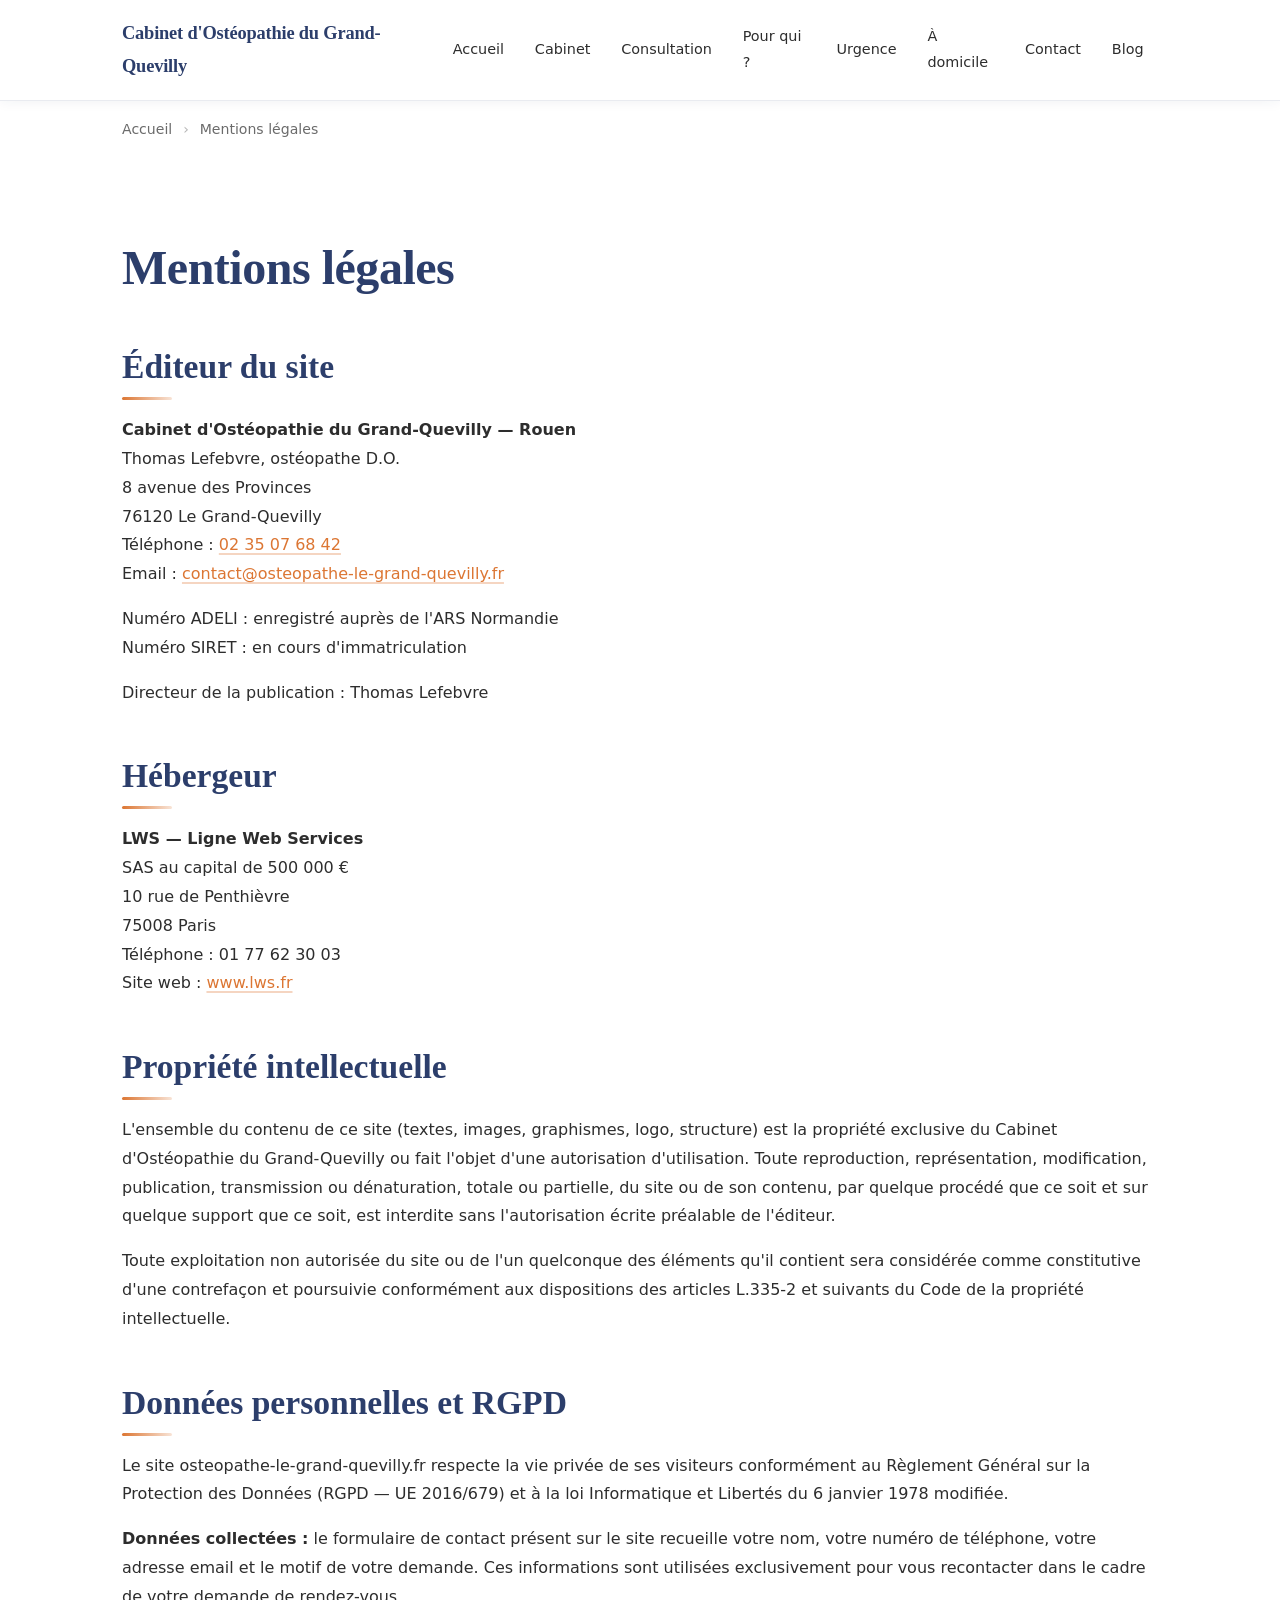
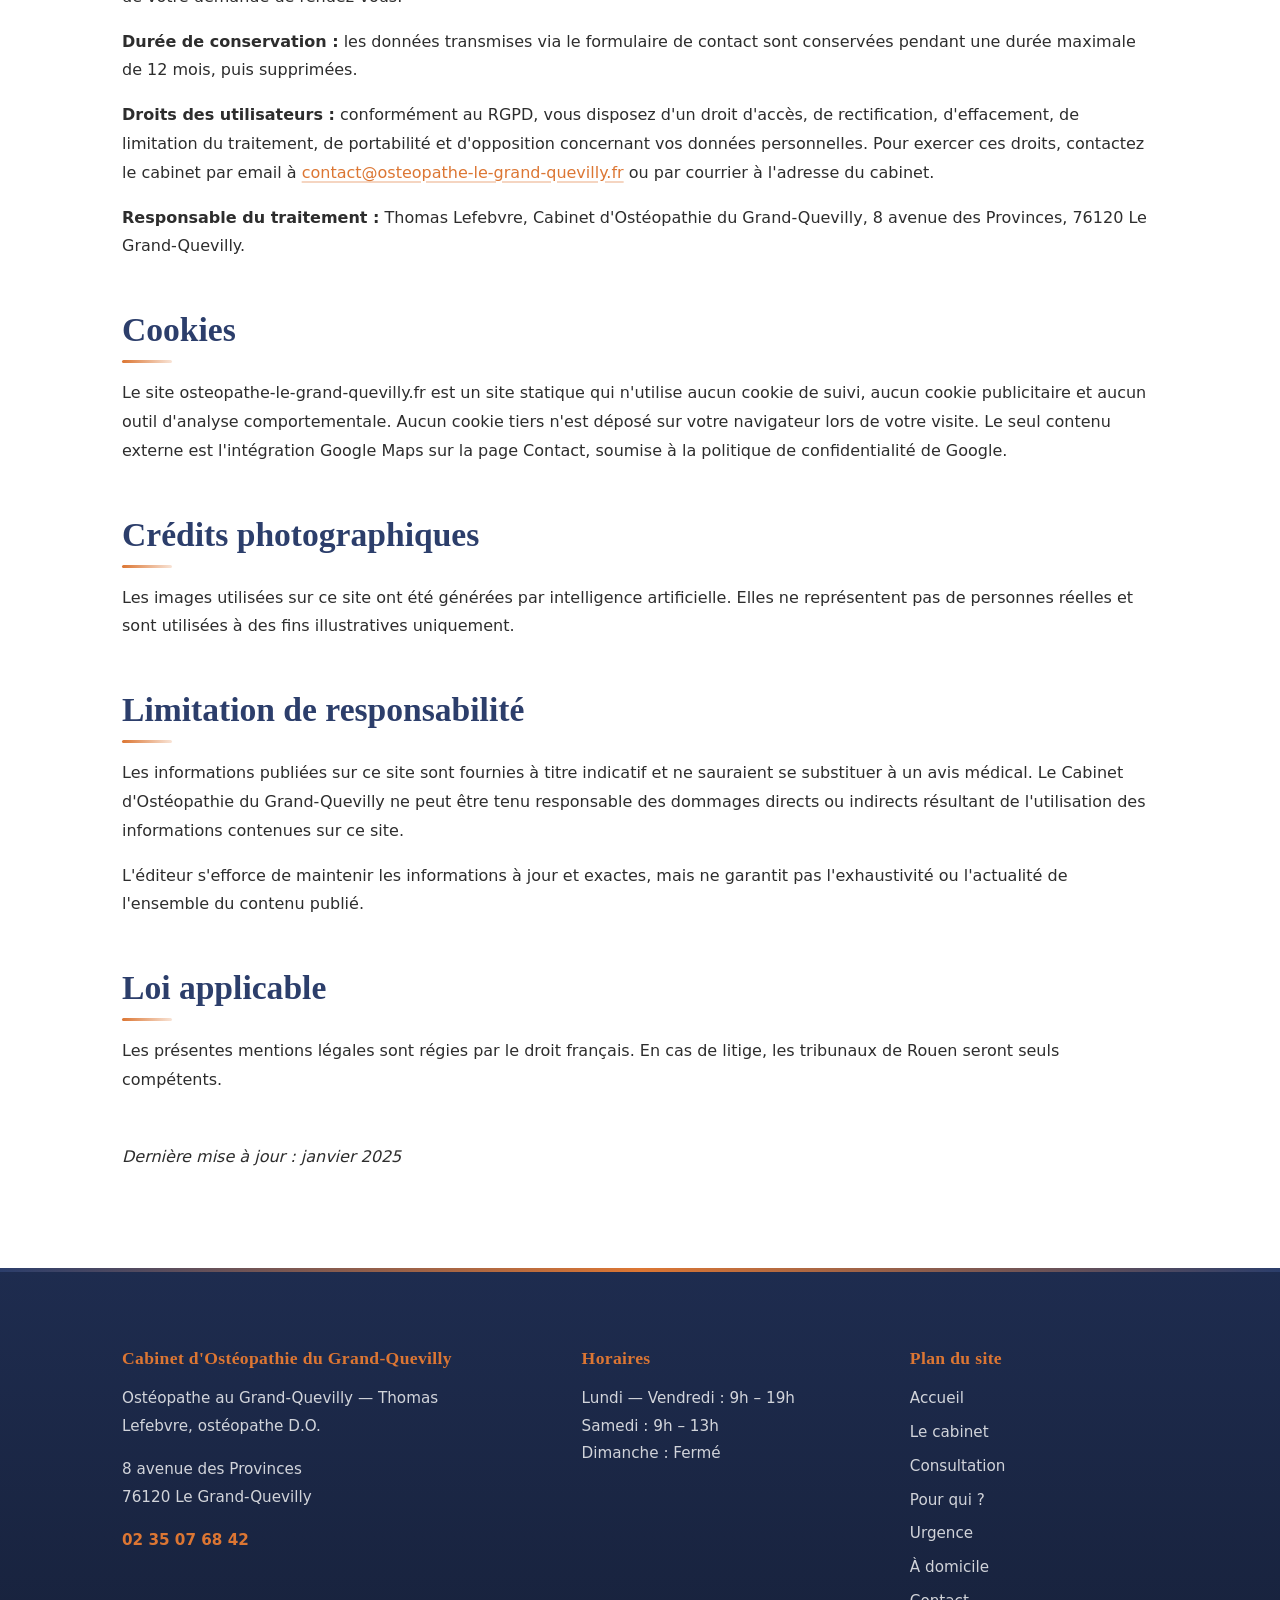
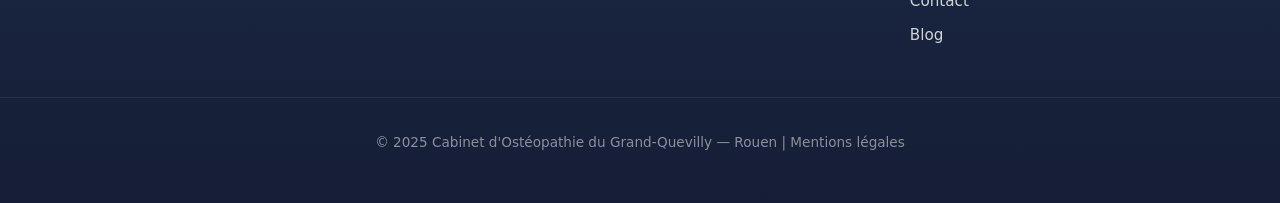
<file: mentions-legales.html>
<!DOCTYPE html>
<html lang="fr">
<head>
  <meta charset="UTF-8">
  <meta name="viewport" content="width=device-width, initial-scale=1.0">
  <title>Mentions Légales — Cabinet d'Ostéopathie du Grand-Quevilly</title>
  <meta name="description" content="Mentions légales du site osteopathe-le-grand-quevilly.fr. Informations sur l'éditeur, l'hébergeur, la propriété intellectuelle et la protection des données personnelles.">
  <meta name="robots" content="noindex, nofollow">
  <link rel="canonical" href="https://osteopathe-le-grand-quevilly.fr/mentions-legales.html">
  <link rel="stylesheet" href="style.css">
</head>
<body>

  <header class="site-header"><div class="header-inner"><div class="site-logo"><a href="index.html">Cabinet d'Ostéopathie du Grand-Quevilly</a></div><button class="nav-toggle" aria-label="Ouvrir le menu de navigation" aria-expanded="false"><span></span><span></span><span></span></button><nav class="main-nav" aria-label="Navigation principale"><ul><li><a href="index.html">Accueil</a></li><li><a href="cabinet.html">Cabinet</a></li><li><a href="consultation.html">Consultation</a></li><li><a href="pour-qui.html">Pour qui ?</a></li><li><a href="urgence.html">Urgence</a></li><li><a href="domicile.html">À domicile</a></li><li><a href="contact.html">Contact</a></li><li><a href="blog.html">Blog</a></li></ul></nav></div></header>

  <main>
    <div class="breadcrumb"><div class="container"><a href="index.html">Accueil</a> <span>›</span> Mentions légales</div></div>

    <section class="section">
      <div class="container">
        <h1>Mentions légales</h1>

        <h2>Éditeur du site</h2>
        <p><strong>Cabinet d'Ostéopathie du Grand-Quevilly — Rouen</strong><br>
        Thomas Lefebvre, ostéopathe D.O.<br>
        8 avenue des Provinces<br>
        76120 Le Grand-Quevilly<br>
        Téléphone : <a href="tel:+33235076842">02 35 07 68 42</a><br>
        Email : <a href="mailto:contact@osteopathe-le-grand-quevilly.fr">contact@osteopathe-le-grand-quevilly.fr</a></p>
        <p>Numéro ADELI : enregistré auprès de l'ARS Normandie<br>
        Numéro SIRET : en cours d'immatriculation</p>
        <p>Directeur de la publication : Thomas Lefebvre</p>

        <h2>Hébergeur</h2>
        <p><strong>LWS — Ligne Web Services</strong><br>
        SAS au capital de 500 000 €<br>
        10 rue de Penthièvre<br>
        75008 Paris<br>
        Téléphone : 01 77 62 30 03<br>
        Site web : <a href="https://www.lws.fr" target="_blank" rel="noopener noreferrer">www.lws.fr</a></p>

        <h2>Propriété intellectuelle</h2>
        <p>L'ensemble du contenu de ce site (textes, images, graphismes, logo, structure) est la propriété exclusive du Cabinet d'Ostéopathie du Grand-Quevilly ou fait l'objet d'une autorisation d'utilisation. Toute reproduction, représentation, modification, publication, transmission ou dénaturation, totale ou partielle, du site ou de son contenu, par quelque procédé que ce soit et sur quelque support que ce soit, est interdite sans l'autorisation écrite préalable de l'éditeur.</p>
        <p>Toute exploitation non autorisée du site ou de l'un quelconque des éléments qu'il contient sera considérée comme constitutive d'une contrefaçon et poursuivie conformément aux dispositions des articles L.335-2 et suivants du Code de la propriété intellectuelle.</p>

        <h2>Données personnelles et RGPD</h2>
        <p>Le site osteopathe-le-grand-quevilly.fr respecte la vie privée de ses visiteurs conformément au Règlement Général sur la Protection des Données (RGPD — UE 2016/679) et à la loi Informatique et Libertés du 6 janvier 1978 modifiée.</p>
        <p><strong>Données collectées :</strong> le formulaire de contact présent sur le site recueille votre nom, votre numéro de téléphone, votre adresse email et le motif de votre demande. Ces informations sont utilisées exclusivement pour vous recontacter dans le cadre de votre demande de rendez-vous.</p>
        <p><strong>Durée de conservation :</strong> les données transmises via le formulaire de contact sont conservées pendant une durée maximale de 12 mois, puis supprimées.</p>
        <p><strong>Droits des utilisateurs :</strong> conformément au RGPD, vous disposez d'un droit d'accès, de rectification, d'effacement, de limitation du traitement, de portabilité et d'opposition concernant vos données personnelles. Pour exercer ces droits, contactez le cabinet par email à <a href="mailto:contact@osteopathe-le-grand-quevilly.fr">contact@osteopathe-le-grand-quevilly.fr</a> ou par courrier à l'adresse du cabinet.</p>
        <p><strong>Responsable du traitement :</strong> Thomas Lefebvre, Cabinet d'Ostéopathie du Grand-Quevilly, 8 avenue des Provinces, 76120 Le Grand-Quevilly.</p>

        <h2>Cookies</h2>
        <p>Le site osteopathe-le-grand-quevilly.fr est un site statique qui n'utilise aucun cookie de suivi, aucun cookie publicitaire et aucun outil d'analyse comportementale. Aucun cookie tiers n'est déposé sur votre navigateur lors de votre visite. Le seul contenu externe est l'intégration Google Maps sur la page Contact, soumise à la politique de confidentialité de Google.</p>

        <h2>Crédits photographiques</h2>
        <p>Les images utilisées sur ce site ont été générées par intelligence artificielle. Elles ne représentent pas de personnes réelles et sont utilisées à des fins illustratives uniquement.</p>

        <h2>Limitation de responsabilité</h2>
        <p>Les informations publiées sur ce site sont fournies à titre indicatif et ne sauraient se substituer à un avis médical. Le Cabinet d'Ostéopathie du Grand-Quevilly ne peut être tenu responsable des dommages directs ou indirects résultant de l'utilisation des informations contenues sur ce site.</p>
        <p>L'éditeur s'efforce de maintenir les informations à jour et exactes, mais ne garantit pas l'exhaustivité ou l'actualité de l'ensemble du contenu publié.</p>

        <h2>Loi applicable</h2>
        <p>Les présentes mentions légales sont régies par le droit français. En cas de litige, les tribunaux de Rouen seront seuls compétents.</p>

        <p class="mt-lg"><em>Dernière mise à jour : janvier 2025</em></p>
      </div>
    </section>
  </main>

  <footer class="site-footer"><div class="footer-inner"><div class="footer-col"><h3>Cabinet d'Ostéopathie du Grand-Quevilly</h3><p>Ostéopathe au Grand-Quevilly — Thomas Lefebvre, ostéopathe D.O.</p><p>8 avenue des Provinces<br>76120 Le Grand-Quevilly</p><p class="footer-phone"><a href="tel:+33235076842">02 35 07 68 42</a></p></div><div class="footer-col"><h3>Horaires</h3><p>Lundi — Vendredi : 9h – 19h<br>Samedi : 9h – 13h<br>Dimanche : Fermé</p></div><div class="footer-col"><h3>Plan du site</h3><ul><li><a href="index.html">Accueil</a></li><li><a href="cabinet.html">Le cabinet</a></li><li><a href="consultation.html">Consultation</a></li><li><a href="pour-qui.html">Pour qui ?</a></li><li><a href="urgence.html">Urgence</a></li><li><a href="domicile.html">À domicile</a></li><li><a href="contact.html">Contact</a></li><li><a href="blog.html">Blog</a></li></ul></div></div><div class="footer-bottom"><p>© 2025 Cabinet d'Ostéopathie du Grand-Quevilly — Rouen | <a href="mentions-legales.html">Mentions légales</a></p></div></footer>

  <script>
    document.querySelector('.nav-toggle').addEventListener('click',function(){this.classList.toggle('active');document.querySelector('.main-nav').classList.toggle('active');this.setAttribute('aria-expanded',this.classList.contains('active'))});
  </script>
</body>
</html>
</file>
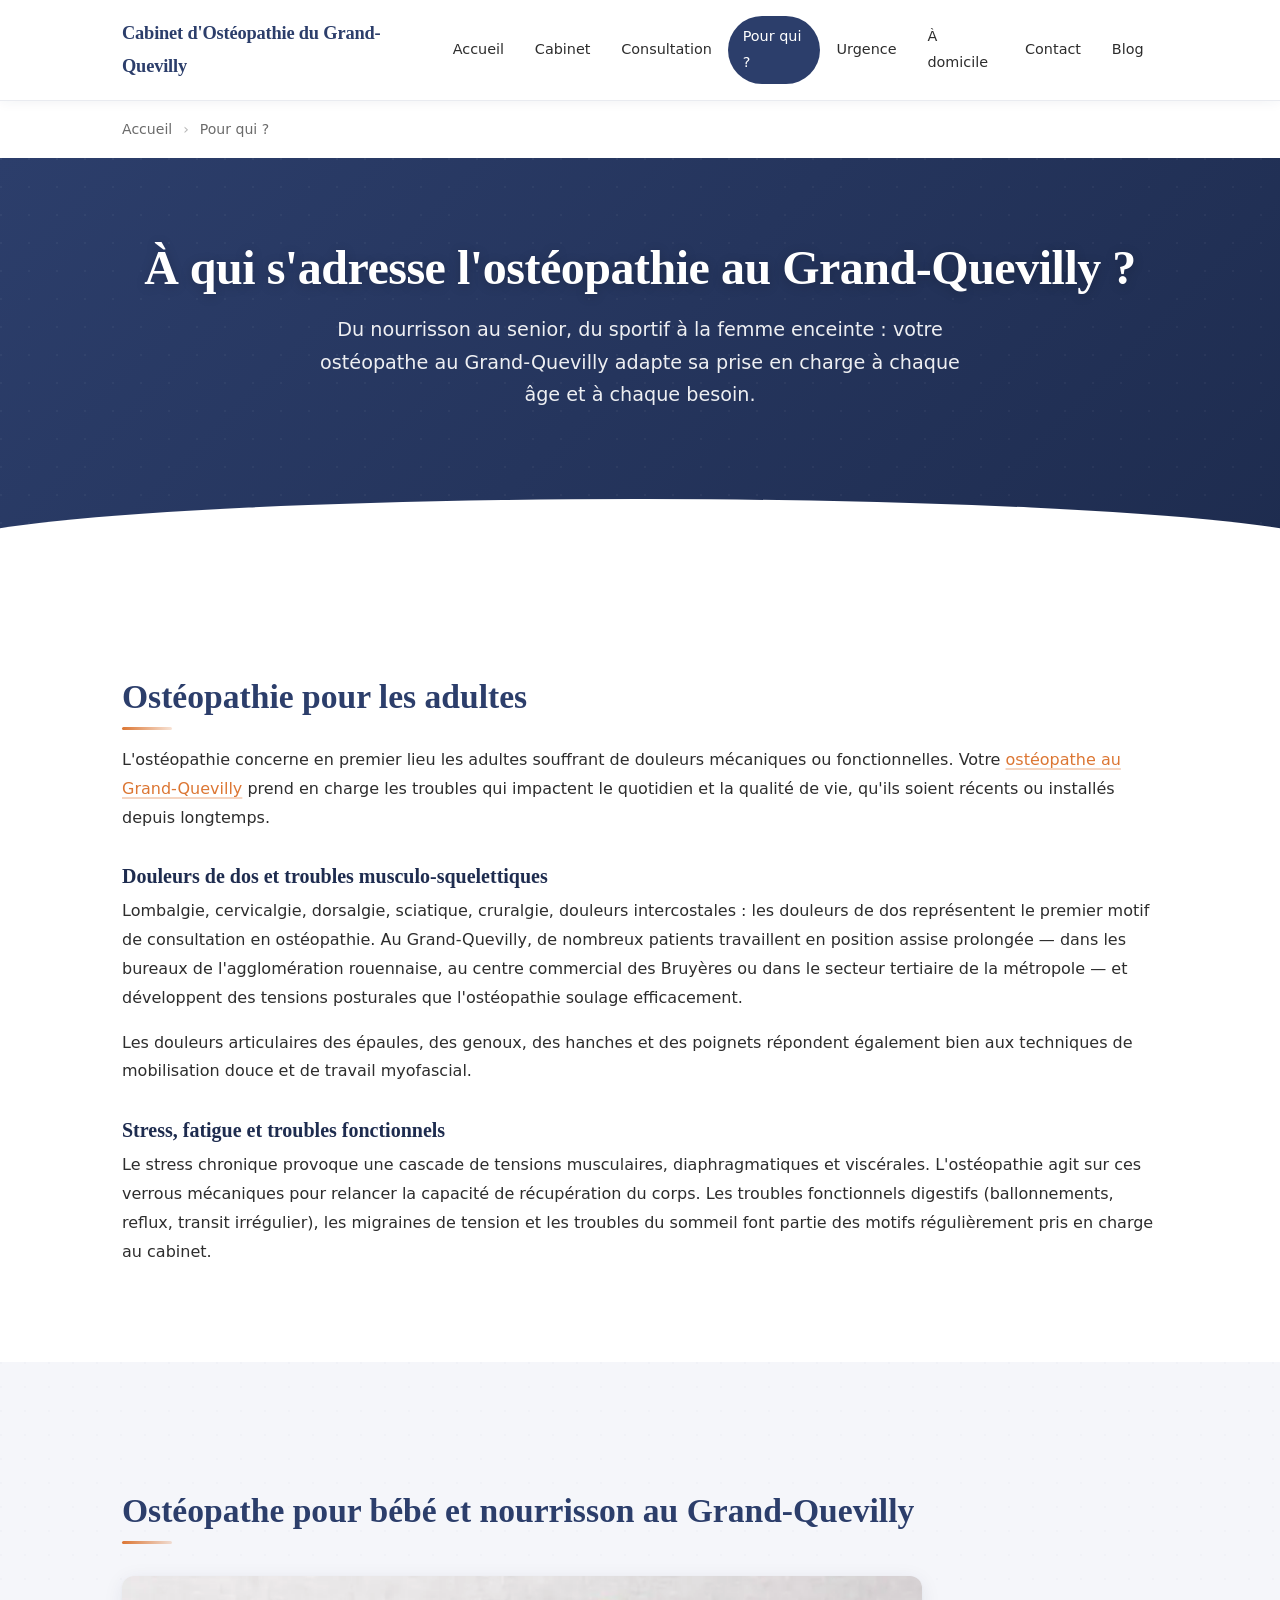
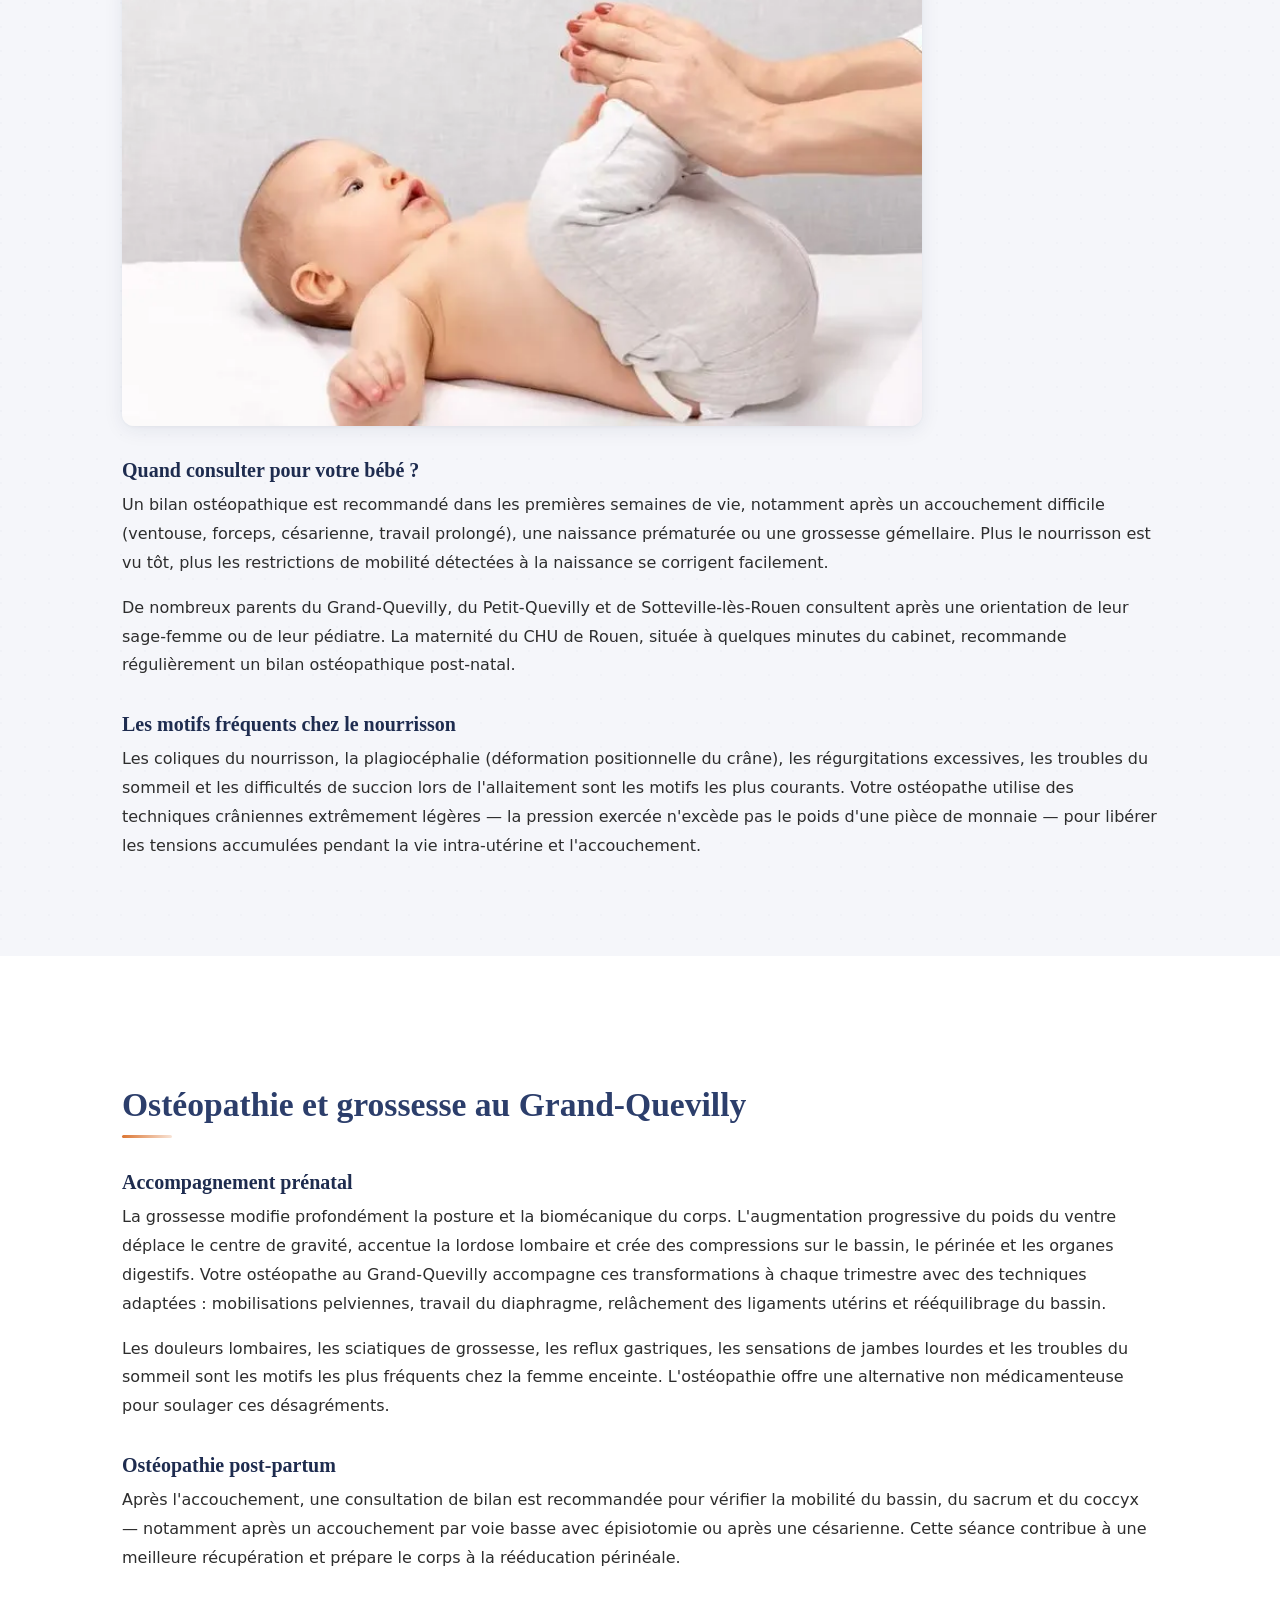
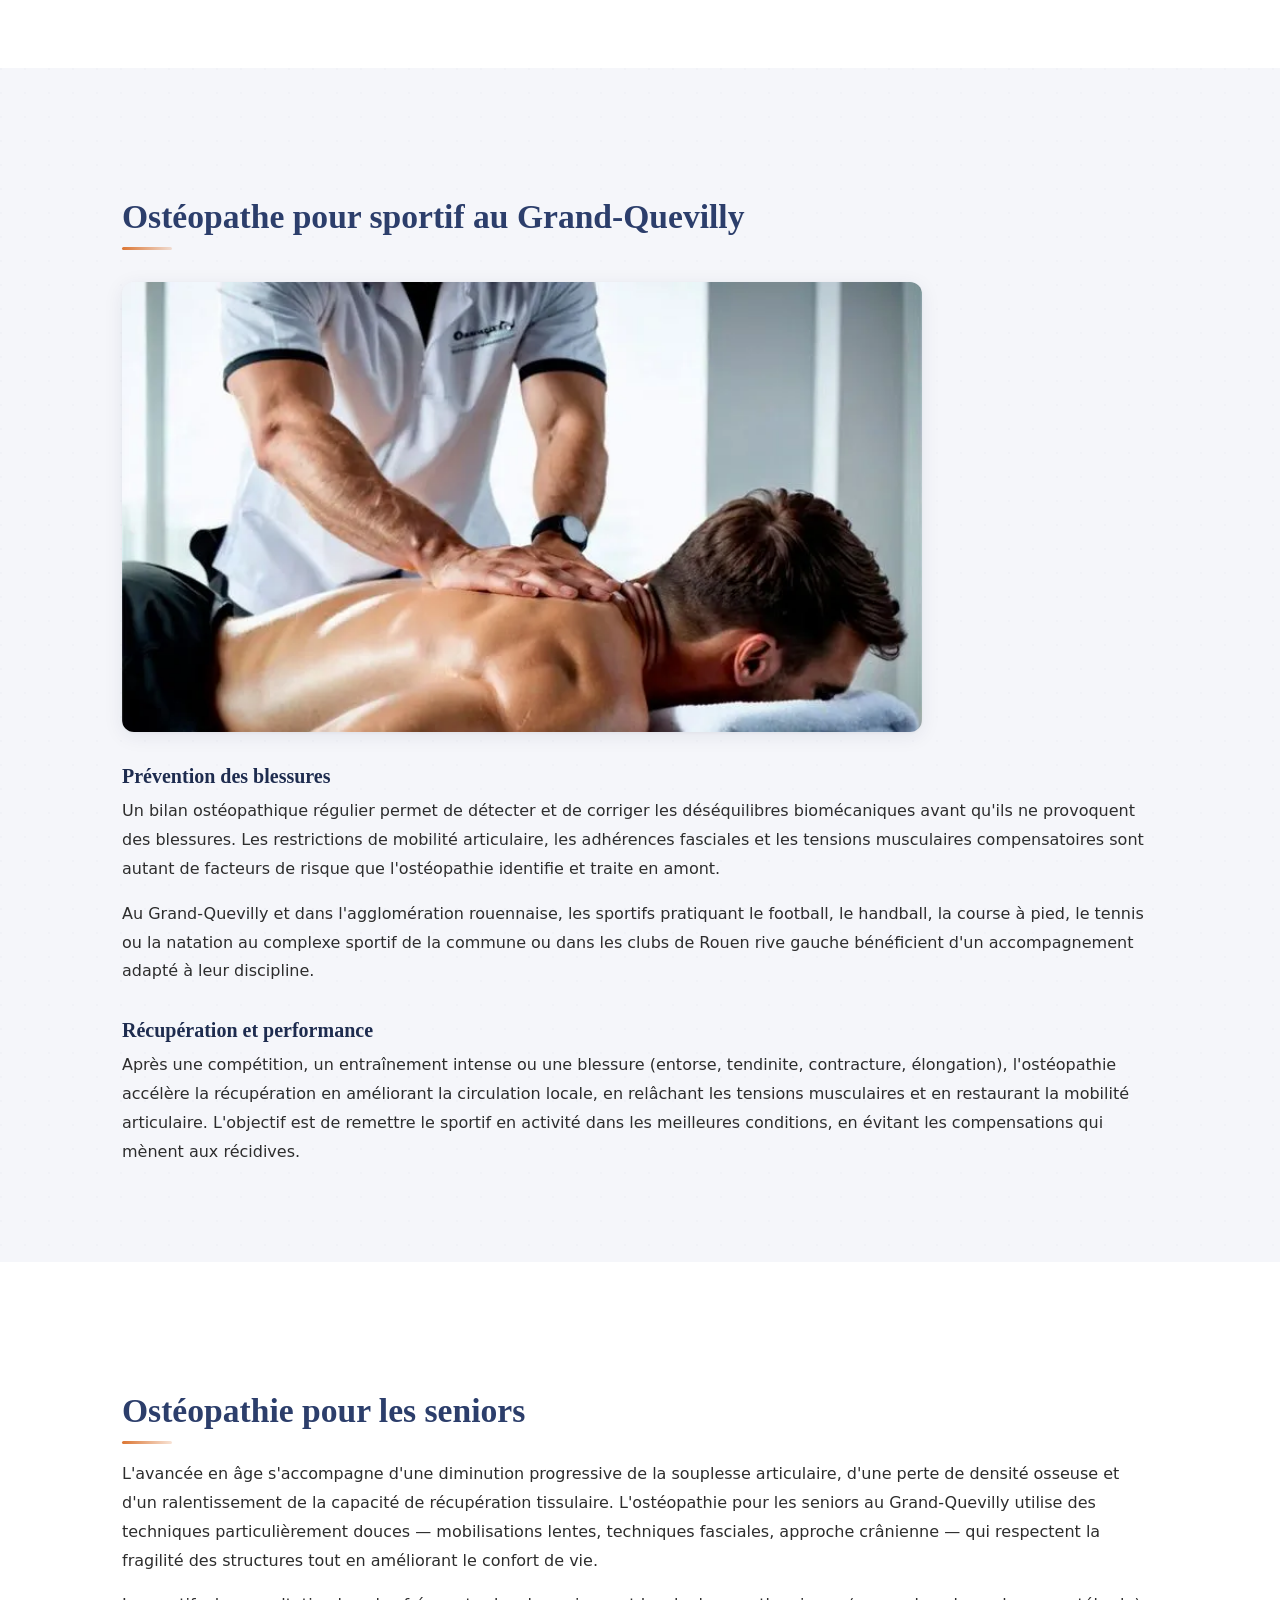
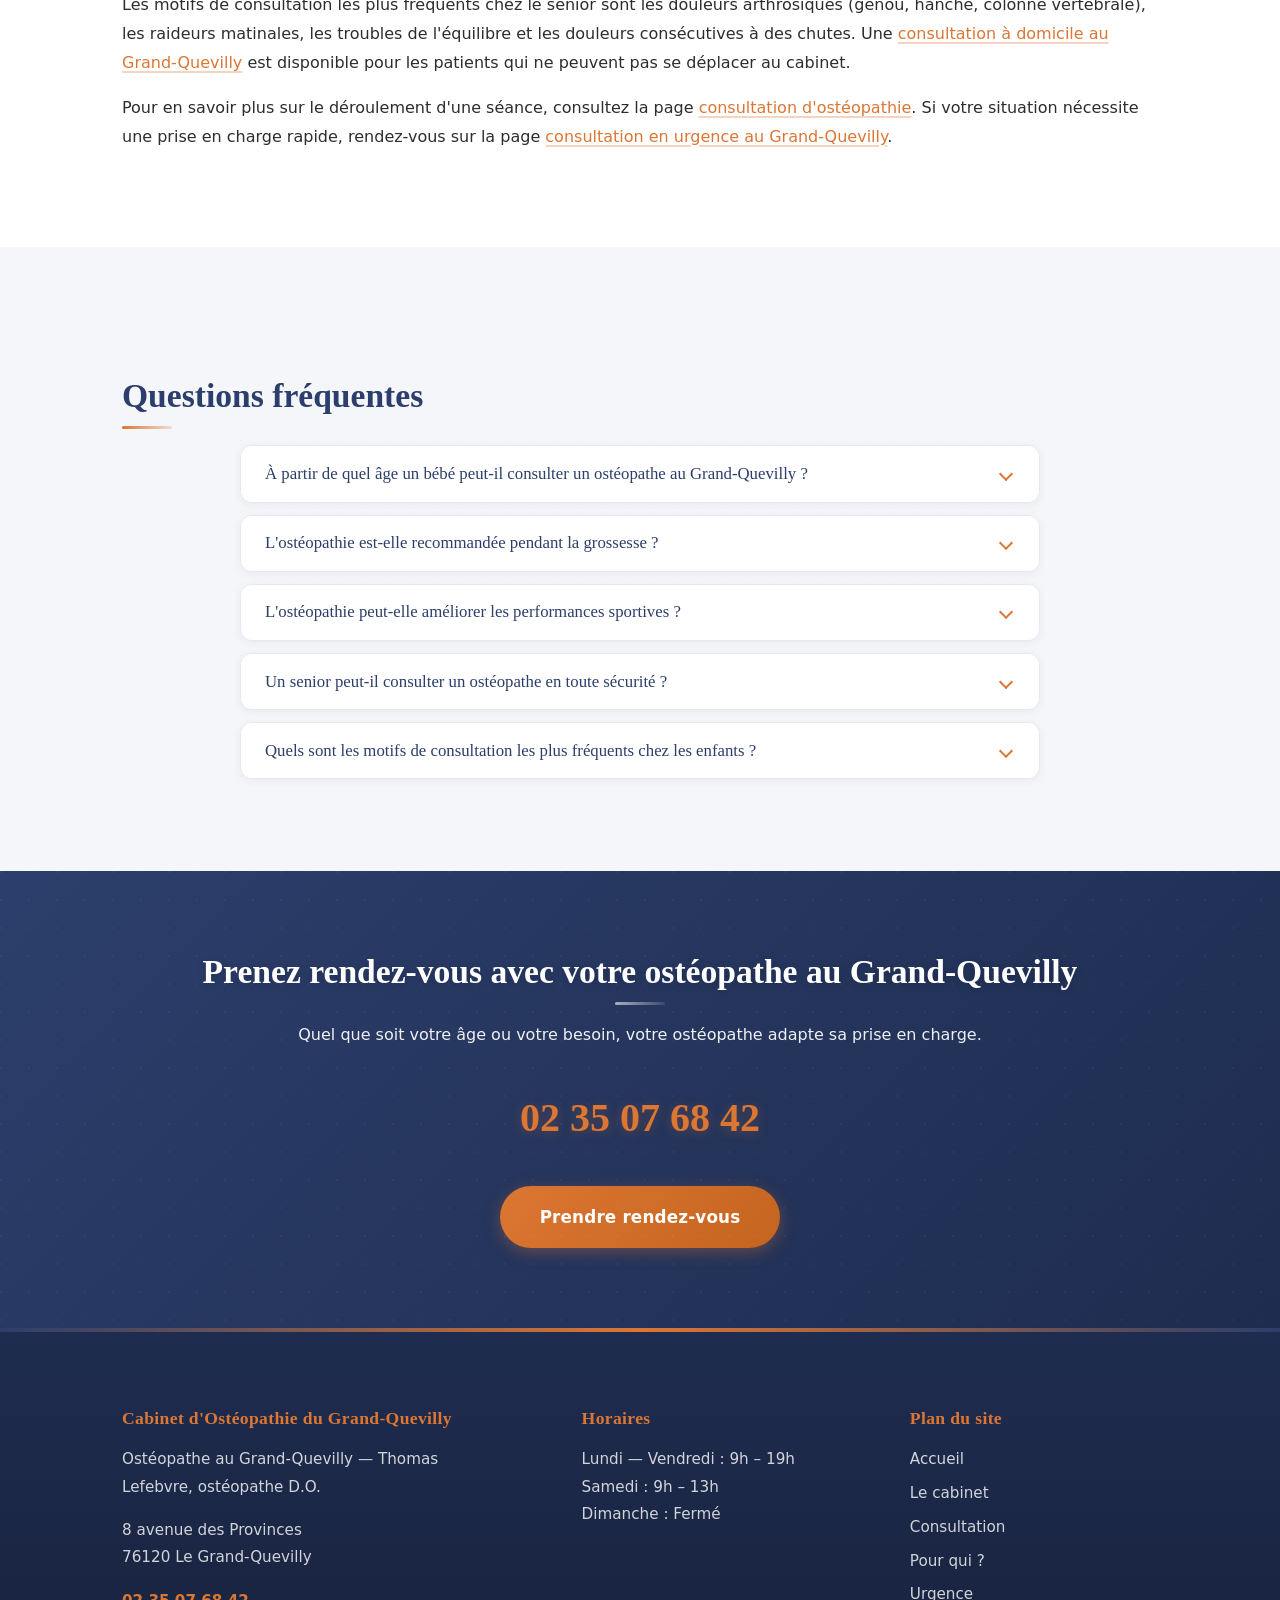
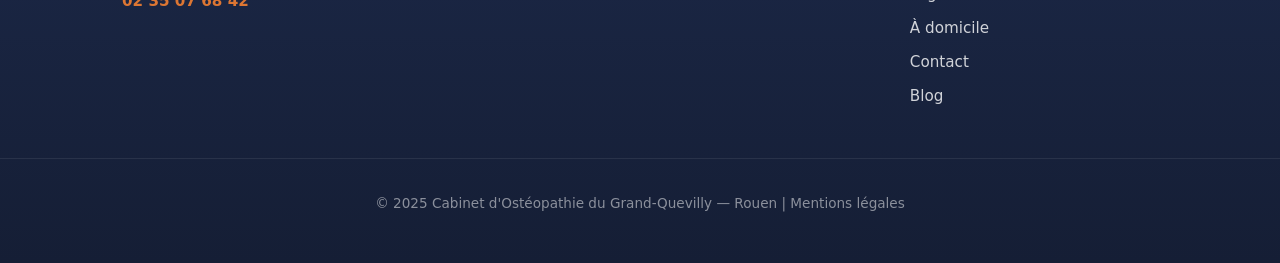
<file: pour-qui.html>
<!DOCTYPE html>
<html lang="fr">
<head>
  <meta charset="UTF-8">
  <meta name="viewport" content="width=device-width, initial-scale=1.0">
  <title>Ostéopathe pour Bébé, Sportif, Femme Enceinte au Grand-Quevilly — Cabinet du Grand-Quevilly</title>
  <meta name="description" content="Ostéopathe au Grand-Quevilly pour bébé, nourrisson, femme enceinte, sportif et senior. Prise en charge adaptée à chaque âge et chaque besoin. ☎ 02 35 07 68 42">
  <link rel="canonical" href="https://osteopathe-le-grand-quevilly.fr/pour-qui.html">
  <meta property="og:title" content="Ostéopathe pour Bébé, Sportif, Femme Enceinte au Grand-Quevilly">
  <meta property="og:description" content="Ostéopathie adaptée à tous les publics au Grand-Quevilly : nourrissons, enfants, adultes, sportifs, femmes enceintes et seniors.">
  <meta property="og:type" content="website">
  <meta property="og:url" content="https://osteopathe-le-grand-quevilly.fr/pour-qui.html">
  <meta property="og:locale" content="fr_FR">
  <link rel="stylesheet" href="style.css">

  <script type="application/ld+json">
  {
    "@context": "https://schema.org",
    "@type": "FAQPage",
    "mainEntity": [
      {
        "@type": "Question",
        "name": "À partir de quel âge un bébé peut-il consulter un ostéopathe au Grand-Quevilly ?",
        "acceptedAnswer": {
          "@type": "Answer",
          "text": "Un nourrisson peut consulter un ostéopathe dès les premiers jours de vie. Au cabinet du Grand-Quevilly, les consultations pédiatriques utilisent des techniques extrêmement douces, adaptées à la fragilité des tissus du nouveau-né. Un bilan ostéopathique est souvent recommandé dans les premières semaines après la naissance."
        }
      },
      {
        "@type": "Question",
        "name": "L'ostéopathie est-elle recommandée pendant la grossesse ?",
        "acceptedAnswer": {
          "@type": "Answer",
          "text": "Oui, l'ostéopathie est tout à fait adaptée et recommandée pendant la grossesse. Votre ostéopathe au Grand-Quevilly utilise des techniques douces pour soulager les douleurs lombaires, les sciatiques de grossesse et les tensions liées aux modifications posturales. Les séances peuvent être réalisées à chaque trimestre."
        }
      },
      {
        "@type": "Question",
        "name": "L'ostéopathie peut-elle améliorer les performances sportives ?",
        "acceptedAnswer": {
          "@type": "Answer",
          "text": "L'ostéopathie contribue à optimiser la biomécanique du sportif en corrigeant les déséquilibres musculo-squelettiques et en améliorant la mobilité articulaire. Au Grand-Quevilly, les sportifs consultent en prévention avant les compétitions, en récupération après l'effort ou suite à une blessure."
        }
      },
      {
        "@type": "Question",
        "name": "Un senior peut-il consulter un ostéopathe en toute sécurité ?",
        "acceptedAnswer": {
          "@type": "Answer",
          "text": "Absolument. L'ostéopathie pour les seniors utilise des techniques adaptées à la fragilité osseuse et tissulaire liée à l'âge. Votre ostéopathe au Grand-Quevilly évalue systématiquement les contre-indications éventuelles et adapte ses mobilisations pour garantir une prise en charge sécurisée."
        }
      },
      {
        "@type": "Question",
        "name": "Quels sont les motifs de consultation les plus fréquents chez les enfants ?",
        "acceptedAnswer": {
          "@type": "Answer",
          "text": "Chez l'enfant, les motifs les plus courants sont les troubles de la posture (scoliose en début d'installation), les douleurs de croissance, les maux de tête récurrents, les troubles ORL fréquents (otites à répétition) et les difficultés de concentration liées à des tensions crâniennes."
        }
      }
    ]
  }
  </script>

  <script type="application/ld+json">
  {
    "@context": "https://schema.org",
    "@type": "BreadcrumbList",
    "itemListElement": [
      { "@type": "ListItem", "position": 1, "name": "Accueil", "item": "https://osteopathe-le-grand-quevilly.fr/" },
      { "@type": "ListItem", "position": 2, "name": "Pour qui ?", "item": "https://osteopathe-le-grand-quevilly.fr/pour-qui.html" }
    ]
  }
  </script>

  <script type="application/ld+json">
  {
    "@context": "https://schema.org",
    "@type": "MedicalBusiness",
    "name": "Cabinet d'Ostéopathie du Grand-Quevilly — Rouen",
    "url": "https://osteopathe-le-grand-quevilly.fr/",
    "telephone": "+33235076842",
    "hasOfferCatalog": {
      "@type": "OfferCatalog",
      "name": "Services d'ostéopathie",
      "itemListElement": [
        { "@type": "Offer", "itemOffered": { "@type": "Service", "name": "Ostéopathie pédiatrique (bébé et enfant)", "description": "Consultation d'ostéopathie adaptée aux nourrissons et aux enfants avec des techniques douces." } },
        { "@type": "Offer", "itemOffered": { "@type": "Service", "name": "Ostéopathie du sport", "description": "Prévention des blessures, récupération et optimisation de la performance pour les sportifs." } },
        { "@type": "Offer", "itemOffered": { "@type": "Service", "name": "Ostéopathie périnatale (grossesse)", "description": "Accompagnement ostéopathique prénatal et post-partum pour les femmes enceintes." } },
        { "@type": "Offer", "itemOffered": { "@type": "Service", "name": "Ostéopathie pour seniors", "description": "Techniques adaptées à la fragilité osseuse et tissulaire des personnes âgées." } }
      ]
    }
  }
  </script>
</head>
<body>

  <header class="site-header">
    <div class="header-inner">
      <div class="site-logo"><a href="index.html">Cabinet d'Ostéopathie du Grand-Quevilly</a></div>
      <button class="nav-toggle" aria-label="Ouvrir le menu de navigation" aria-expanded="false"><span></span><span></span><span></span></button>
      <nav class="main-nav" aria-label="Navigation principale">
        <ul>
          <li><a href="index.html">Accueil</a></li>
          <li><a href="cabinet.html">Cabinet</a></li>
          <li><a href="consultation.html">Consultation</a></li>
          <li><a href="pour-qui.html" class="active">Pour qui ?</a></li>
          <li><a href="urgence.html">Urgence</a></li>
          <li><a href="domicile.html">À domicile</a></li>
          <li><a href="contact.html">Contact</a></li>
          <li><a href="blog.html">Blog</a></li>
        </ul>
      </nav>
    </div>
  </header>

  <main>

    <div class="breadcrumb"><div class="container"><a href="index.html">Accueil</a> <span>›</span> Pour qui ?</div></div>

    <section class="hero">
      <div class="container">
        <h1>À qui s'adresse l'ostéopathie au Grand-Quevilly ?</h1>
        <p>Du nourrisson au senior, du sportif à la femme enceinte : votre ostéopathe au Grand-Quevilly adapte sa prise en charge à chaque âge et à chaque besoin.</p>
      </div>
    </section>

    <section class="section">
      <div class="container">
        <h2>Ostéopathie pour les adultes</h2>
        <p>L'ostéopathie concerne en premier lieu les adultes souffrant de douleurs mécaniques ou fonctionnelles. Votre <a href="index.html">ostéopathe au Grand-Quevilly</a> prend en charge les troubles qui impactent le quotidien et la qualité de vie, qu'ils soient récents ou installés depuis longtemps.</p>
        <h3>Douleurs de dos et troubles musculo-squelettiques</h3>
        <p>Lombalgie, cervicalgie, dorsalgie, sciatique, cruralgie, douleurs intercostales : les douleurs de dos représentent le premier motif de consultation en ostéopathie. Au Grand-Quevilly, de nombreux patients travaillent en position assise prolongée — dans les bureaux de l'agglomération rouennaise, au centre commercial des Bruyères ou dans le secteur tertiaire de la métropole — et développent des tensions posturales que l'ostéopathie soulage efficacement.</p>
        <p>Les douleurs articulaires des épaules, des genoux, des hanches et des poignets répondent également bien aux techniques de mobilisation douce et de travail myofascial.</p>
        <h3>Stress, fatigue et troubles fonctionnels</h3>
        <p>Le stress chronique provoque une cascade de tensions musculaires, diaphragmatiques et viscérales. L'ostéopathie agit sur ces verrous mécaniques pour relancer la capacité de récupération du corps. Les troubles fonctionnels digestifs (ballonnements, reflux, transit irrégulier), les migraines de tension et les troubles du sommeil font partie des motifs régulièrement pris en charge au cabinet.</p>
      </div>
    </section>

    <section class="section section-alt">
      <div class="container">
        <h2>Ostéopathe pour bébé et nourrisson au Grand-Quevilly</h2>
        <img src="asset/images/osteopathe-nourrissan.webp" alt="Ostéopathe pratiquant des techniques douces sur un nourrisson au Grand-Quevilly" width="800" height="500" loading="lazy">
        <h3>Quand consulter pour votre bébé ?</h3>
        <p>Un bilan ostéopathique est recommandé dans les premières semaines de vie, notamment après un accouchement difficile (ventouse, forceps, césarienne, travail prolongé), une naissance prématurée ou une grossesse gémellaire. Plus le nourrisson est vu tôt, plus les restrictions de mobilité détectées à la naissance se corrigent facilement.</p>
        <p>De nombreux parents du Grand-Quevilly, du Petit-Quevilly et de Sotteville-lès-Rouen consultent après une orientation de leur sage-femme ou de leur pédiatre. La maternité du CHU de Rouen, située à quelques minutes du cabinet, recommande régulièrement un bilan ostéopathique post-natal.</p>
        <h3>Les motifs fréquents chez le nourrisson</h3>
        <p>Les coliques du nourrisson, la plagiocéphalie (déformation positionnelle du crâne), les régurgitations excessives, les troubles du sommeil et les difficultés de succion lors de l'allaitement sont les motifs les plus courants. Votre ostéopathe utilise des techniques crâniennes extrêmement légères — la pression exercée n'excède pas le poids d'une pièce de monnaie — pour libérer les tensions accumulées pendant la vie intra-utérine et l'accouchement.</p>
      </div>
    </section>

    <section class="section">
      <div class="container">
        <h2>Ostéopathie et grossesse au Grand-Quevilly</h2>
        <h3>Accompagnement prénatal</h3>
        <p>La grossesse modifie profondément la posture et la biomécanique du corps. L'augmentation progressive du poids du ventre déplace le centre de gravité, accentue la lordose lombaire et crée des compressions sur le bassin, le périnée et les organes digestifs. Votre ostéopathe au Grand-Quevilly accompagne ces transformations à chaque trimestre avec des techniques adaptées : mobilisations pelviennes, travail du diaphragme, relâchement des ligaments utérins et rééquilibrage du bassin.</p>
        <p>Les douleurs lombaires, les sciatiques de grossesse, les reflux gastriques, les sensations de jambes lourdes et les troubles du sommeil sont les motifs les plus fréquents chez la femme enceinte. L'ostéopathie offre une alternative non médicamenteuse pour soulager ces désagréments.</p>
        <h3>Ostéopathie post-partum</h3>
        <p>Après l'accouchement, une consultation de bilan est recommandée pour vérifier la mobilité du bassin, du sacrum et du coccyx — notamment après un accouchement par voie basse avec épisiotomie ou après une césarienne. Cette séance contribue à une meilleure récupération et prépare le corps à la rééducation périnéale.</p>
      </div>
    </section>

    <section class="section section-alt">
      <div class="container">
        <h2>Ostéopathe pour sportif au Grand-Quevilly</h2>
        <img src="asset/images/sportif-osteopathe.webp" alt="Ostéopathe travaillant sur un sportif au cabinet du Grand-Quevilly" width="800" height="500" loading="lazy">
        <h3>Prévention des blessures</h3>
        <p>Un bilan ostéopathique régulier permet de détecter et de corriger les déséquilibres biomécaniques avant qu'ils ne provoquent des blessures. Les restrictions de mobilité articulaire, les adhérences fasciales et les tensions musculaires compensatoires sont autant de facteurs de risque que l'ostéopathie identifie et traite en amont.</p>
        <p>Au Grand-Quevilly et dans l'agglomération rouennaise, les sportifs pratiquant le football, le handball, la course à pied, le tennis ou la natation au complexe sportif de la commune ou dans les clubs de Rouen rive gauche bénéficient d'un accompagnement adapté à leur discipline.</p>
        <h3>Récupération et performance</h3>
        <p>Après une compétition, un entraînement intense ou une blessure (entorse, tendinite, contracture, élongation), l'ostéopathie accélère la récupération en améliorant la circulation locale, en relâchant les tensions musculaires et en restaurant la mobilité articulaire. L'objectif est de remettre le sportif en activité dans les meilleures conditions, en évitant les compensations qui mènent aux récidives.</p>
      </div>
    </section>

    <section class="section">
      <div class="container">
        <h2>Ostéopathie pour les seniors</h2>
        <p>L'avancée en âge s'accompagne d'une diminution progressive de la souplesse articulaire, d'une perte de densité osseuse et d'un ralentissement de la capacité de récupération tissulaire. L'ostéopathie pour les seniors au Grand-Quevilly utilise des techniques particulièrement douces — mobilisations lentes, techniques fasciales, approche crânienne — qui respectent la fragilité des structures tout en améliorant le confort de vie.</p>
        <p>Les motifs de consultation les plus fréquents chez le senior sont les douleurs arthrosiques (genou, hanche, colonne vertébrale), les raideurs matinales, les troubles de l'équilibre et les douleurs consécutives à des chutes. Une <a href="domicile.html">consultation à domicile au Grand-Quevilly</a> est disponible pour les patients qui ne peuvent pas se déplacer au cabinet.</p>
        <p>Pour en savoir plus sur le déroulement d'une séance, consultez la page <a href="consultation.html">consultation d'ostéopathie</a>. Si votre situation nécessite une prise en charge rapide, rendez-vous sur la page <a href="urgence.html">consultation en urgence au Grand-Quevilly</a>.</p>
      </div>
    </section>

    <section class="section section-alt">
      <div class="container">
        <h2>Questions fréquentes</h2>
        <div class="faq-list">
          <div class="faq-item">
            <button class="faq-question" aria-expanded="false">À partir de quel âge un bébé peut-il consulter un ostéopathe au Grand-Quevilly ?</button>
            <div class="faq-answer"><p>Un nourrisson peut être vu dès les premiers jours de vie. Les techniques utilisées sont extrêmement douces et parfaitement sécurisées. Un bilan précoce est particulièrement recommandé après un accouchement instrumental (ventouse, forceps) ou une césarienne.</p></div>
          </div>
          <div class="faq-item">
            <button class="faq-question" aria-expanded="false">L'ostéopathie est-elle recommandée pendant la grossesse ?</button>
            <div class="faq-answer"><p>Oui, l'ostéopathie est adaptée et recommandée pendant toute la grossesse. Votre ostéopathe au Grand-Quevilly utilise des techniques douces pour soulager les douleurs lombaires, les sciatiques, les reflux et les tensions pelviennes qui accompagnent les modifications posturales de la grossesse.</p></div>
          </div>
          <div class="faq-item">
            <button class="faq-question" aria-expanded="false">L'ostéopathie peut-elle améliorer les performances sportives ?</button>
            <div class="faq-answer"><p>L'ostéopathie optimise la biomécanique du sportif en corrigeant les déséquilibres et en améliorant la mobilité articulaire. Les sportifs consultent en prévention, en récupération après l'effort ou suite à une blessure pour un retour à l'activité dans les meilleures conditions.</p></div>
          </div>
          <div class="faq-item">
            <button class="faq-question" aria-expanded="false">Un senior peut-il consulter un ostéopathe en toute sécurité ?</button>
            <div class="faq-answer"><p>Absolument. Les techniques sont adaptées à la fragilité osseuse et tissulaire liée à l'âge. Votre ostéopathe évalue systématiquement les contre-indications avant toute intervention et privilégie des mobilisations douces et progressives.</p></div>
          </div>
          <div class="faq-item">
            <button class="faq-question" aria-expanded="false">Quels sont les motifs de consultation les plus fréquents chez les enfants ?</button>
            <div class="faq-answer"><p>Les troubles de la posture (début de scoliose), les douleurs de croissance, les maux de tête récurrents, les otites à répétition et les difficultés de concentration liées à des tensions crâniennes sont les motifs les plus courants chez l'enfant au cabinet du Grand-Quevilly.</p></div>
          </div>
        </div>
      </div>
    </section>

    <section class="cta-section">
      <div class="container">
        <h2>Prenez rendez-vous avec votre ostéopathe au Grand-Quevilly</h2>
        <p>Quel que soit votre âge ou votre besoin, votre ostéopathe adapte sa prise en charge.</p>
        <div class="cta-phone"><a href="tel:+33235076842">02 35 07 68 42</a></div>
        <a href="contact.html" class="btn btn-accent mt-sm">Prendre rendez-vous</a>
      </div>
    </section>

  </main>

  <footer class="site-footer">
    <div class="footer-inner">
      <div class="footer-col"><h3>Cabinet d'Ostéopathie du Grand-Quevilly</h3><p>Ostéopathe au Grand-Quevilly — Thomas Lefebvre, ostéopathe D.O.</p><p>8 avenue des Provinces<br>76120 Le Grand-Quevilly</p><p class="footer-phone"><a href="tel:+33235076842">02 35 07 68 42</a></p></div>
      <div class="footer-col"><h3>Horaires</h3><p>Lundi — Vendredi : 9h – 19h<br>Samedi : 9h – 13h<br>Dimanche : Fermé</p></div>
      <div class="footer-col"><h3>Plan du site</h3><ul><li><a href="index.html">Accueil</a></li><li><a href="cabinet.html">Le cabinet</a></li><li><a href="consultation.html">Consultation</a></li><li><a href="pour-qui.html">Pour qui ?</a></li><li><a href="urgence.html">Urgence</a></li><li><a href="domicile.html">À domicile</a></li><li><a href="contact.html">Contact</a></li><li><a href="blog.html">Blog</a></li></ul></div>
    </div>
    <div class="footer-bottom"><p>© 2025 Cabinet d'Ostéopathie du Grand-Quevilly — Rouen | <a href="mentions-legales.html">Mentions légales</a></p></div>
  </footer>

  <script>
    document.querySelectorAll('.faq-question').forEach(function(btn){btn.addEventListener('click',function(){var item=this.parentElement;var isOpen=item.classList.contains('active');document.querySelectorAll('.faq-item').forEach(function(el){el.classList.remove('active')});if(!isOpen)item.classList.add('active');this.setAttribute('aria-expanded',!isOpen)})});
    document.querySelector('.nav-toggle').addEventListener('click',function(){this.classList.toggle('active');document.querySelector('.main-nav').classList.toggle('active');this.setAttribute('aria-expanded',this.classList.contains('active'))});
  </script>

</body>
</html>
</file>
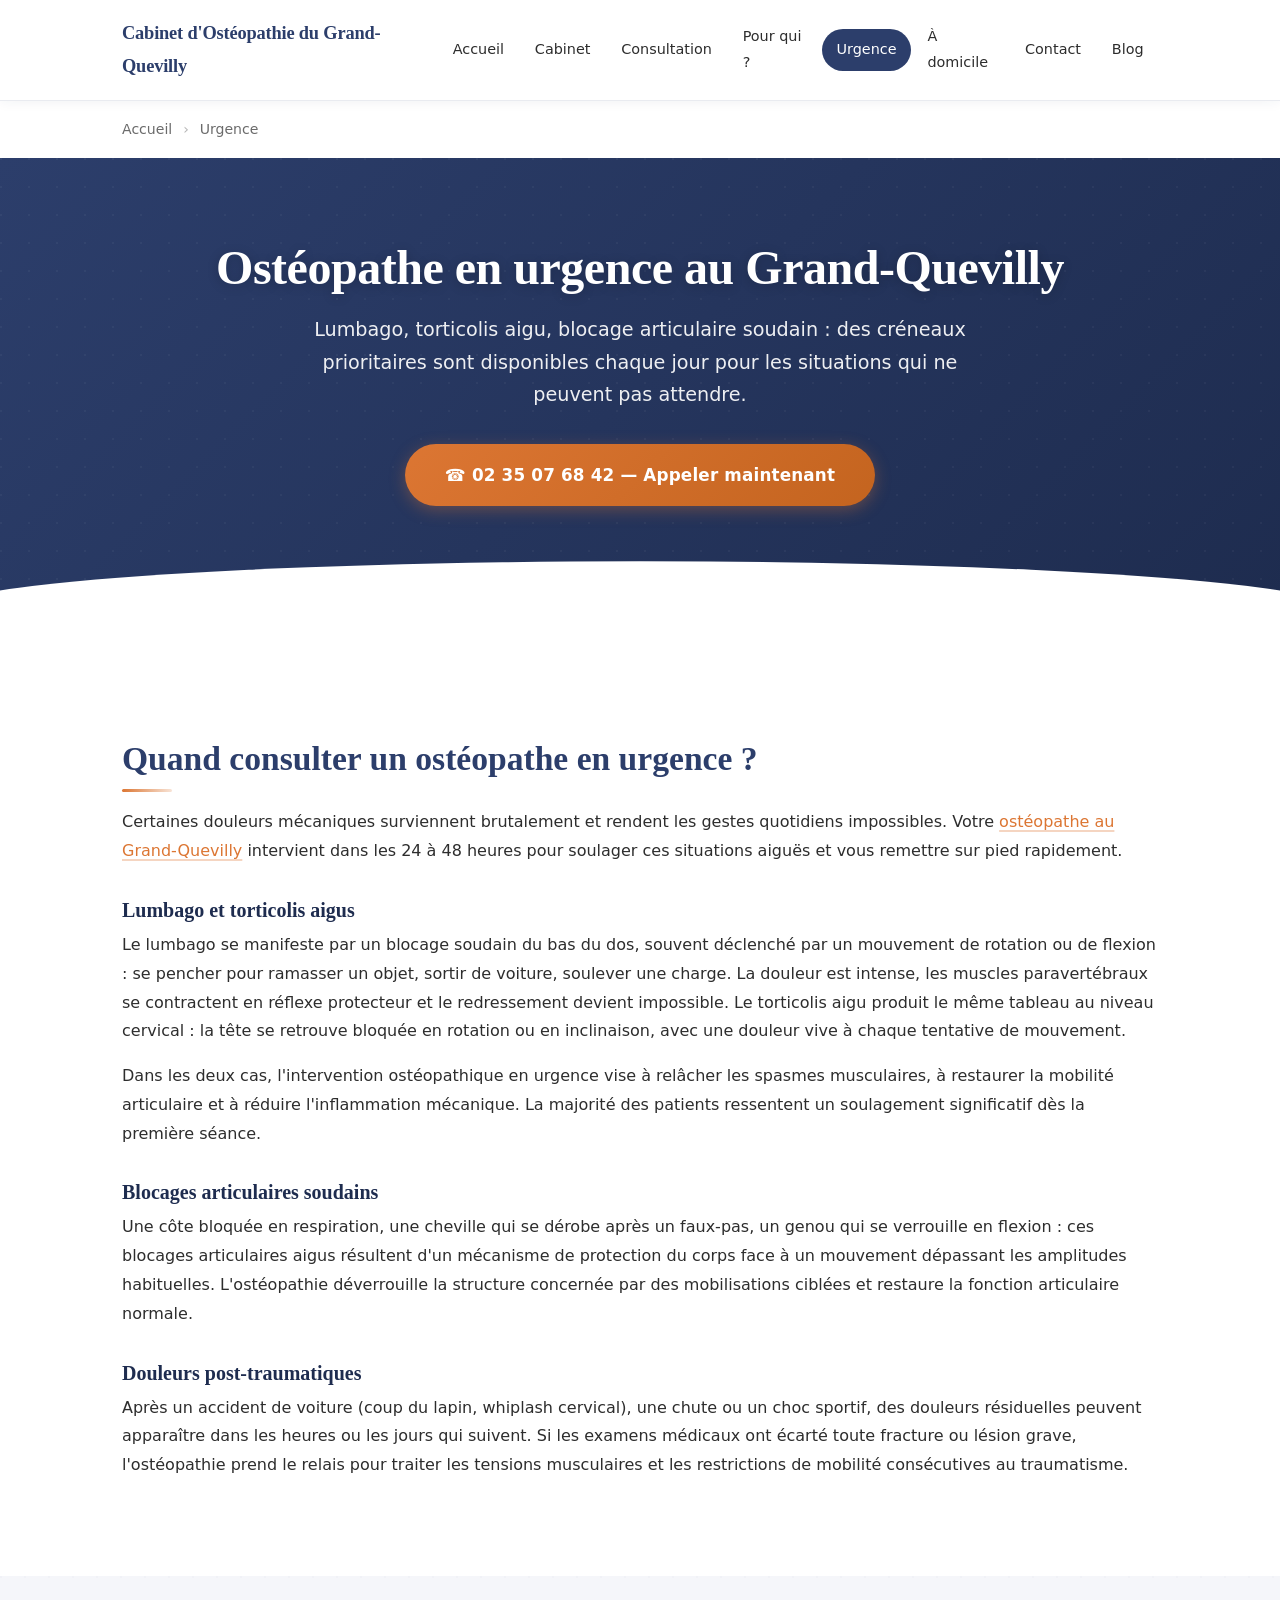
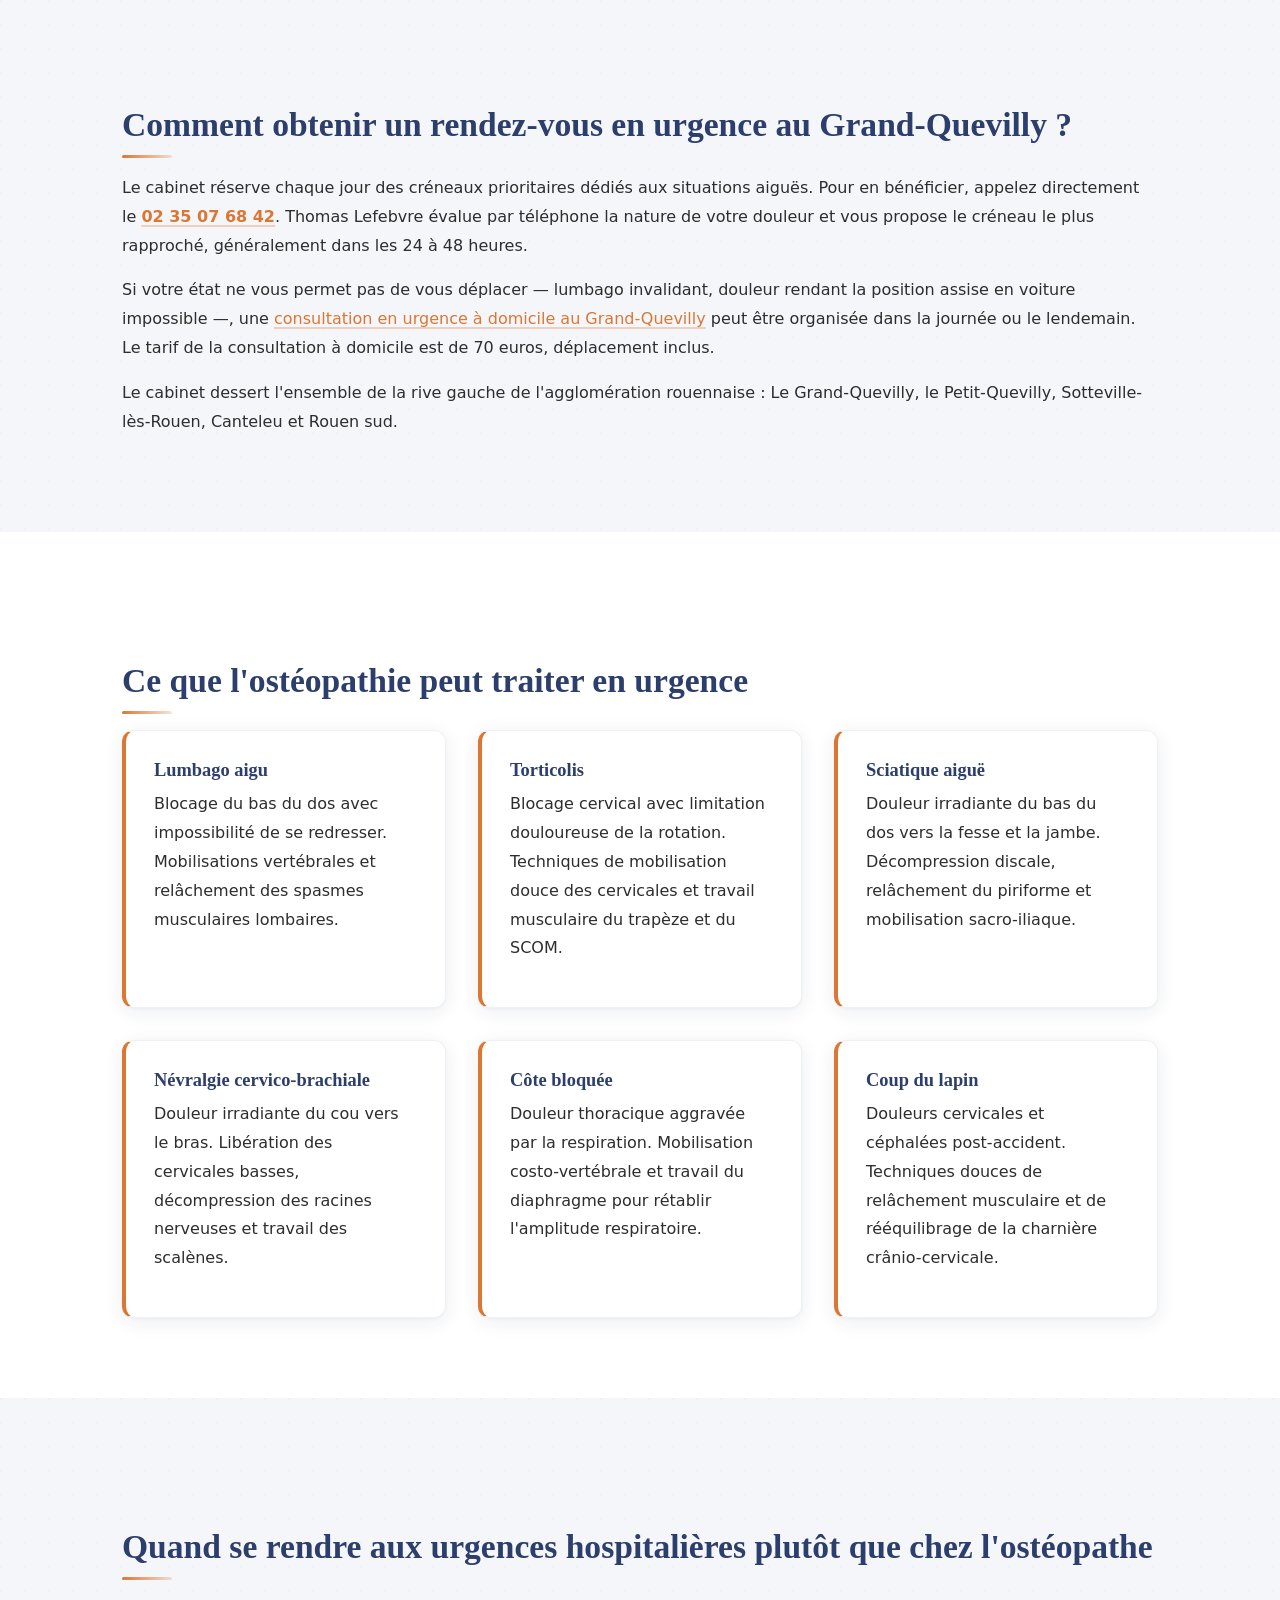
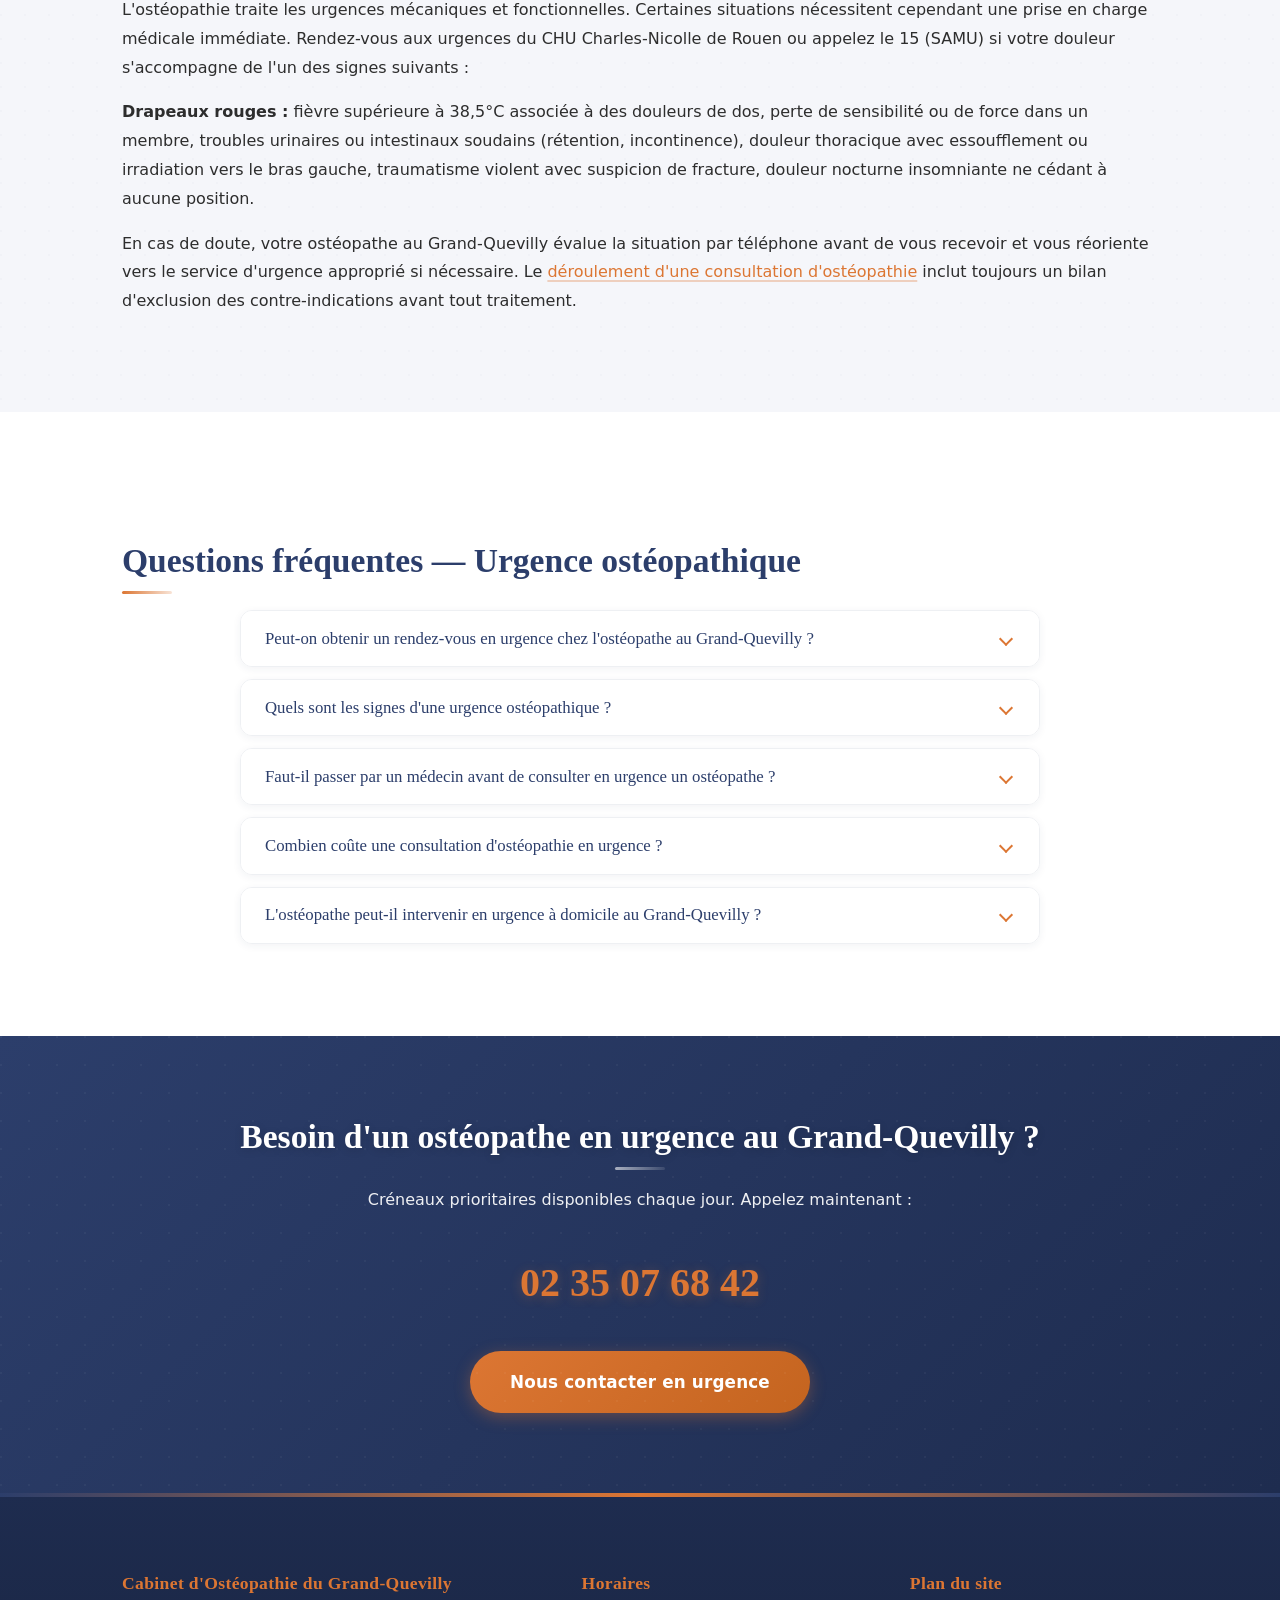
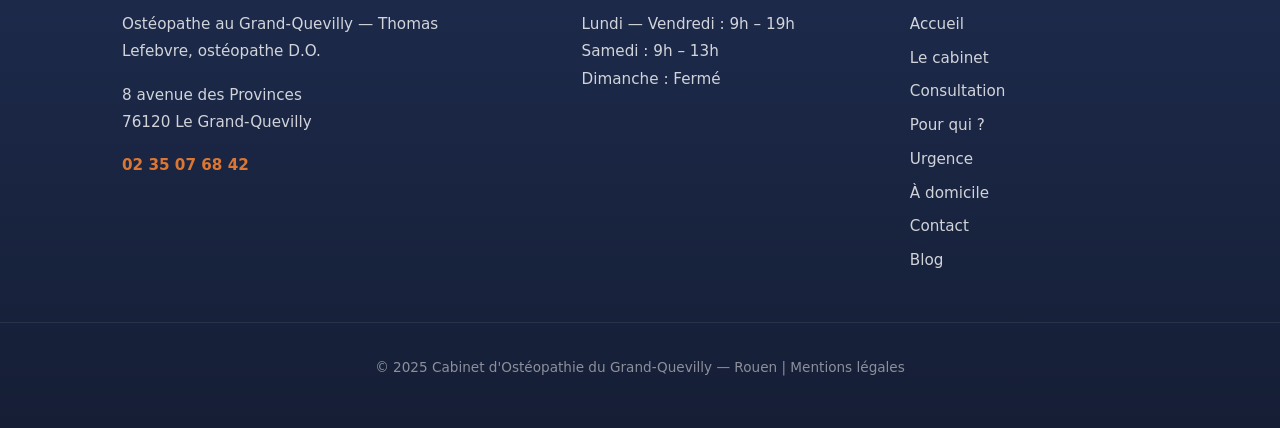
<file: urgence.html>
<!DOCTYPE html>
<html lang="fr">
<head>
  <meta charset="UTF-8">
  <meta name="viewport" content="width=device-width, initial-scale=1.0">
  <title>Ostéopathe en Urgence au Grand-Quevilly — Consultation Rapide | Cabinet du Grand-Quevilly</title>
  <meta name="description" content="Ostéopathe en urgence au Grand-Quevilly. Lumbago, torticolis aigu, blocage de dos : consultation rapide sous 24-48h. Créneaux prioritaires. ☎ 02 35 07 68 42">
  <link rel="canonical" href="https://osteopathe-le-grand-quevilly.fr/urgence.html">
  <meta property="og:title" content="Ostéopathe en Urgence au Grand-Quevilly — Consultation Rapide">
  <meta property="og:description" content="Besoin d'un ostéopathe en urgence au Grand-Quevilly ? Créneaux prioritaires pour lumbago, torticolis et blocages aigus. Appelez le 02 35 07 68 42.">
  <meta property="og:type" content="website">
  <meta property="og:url" content="https://osteopathe-le-grand-quevilly.fr/urgence.html">
  <meta property="og:locale" content="fr_FR">
  <link rel="stylesheet" href="style.css">

  <script type="application/ld+json">
  {"@context":"https://schema.org","@type":"FAQPage","mainEntity":[{"@type":"Question","name":"Peut-on obtenir un rendez-vous en urgence chez l'ostéopathe au Grand-Quevilly ?","acceptedAnswer":{"@type":"Answer","text":"Oui, le cabinet du Grand-Quevilly réserve chaque jour des créneaux prioritaires pour les situations aiguës. En appelant le 02 35 07 68 42, vous pouvez obtenir un rendez-vous sous 24 à 48 heures pour un lumbago, un torticolis ou un blocage articulaire soudain."}},{"@type":"Question","name":"Quels sont les signes d'une urgence ostéopathique ?","acceptedAnswer":{"@type":"Answer","text":"Les principaux signes sont un blocage de dos brutal (impossibilité de se redresser), un torticolis aigu limitant la rotation de la tête, une sciatique avec douleur irradiant dans la jambe, ou une douleur thoracique d'origine mécanique. Si la douleur s'accompagne de fièvre, de perte de sensibilité ou de troubles urinaires, consultez les urgences hospitalières."}},{"@type":"Question","name":"Faut-il passer par un médecin avant de consulter en urgence un ostéopathe ?","acceptedAnswer":{"@type":"Answer","text":"Non, l'ostéopathie est une profession de première intention. Vous pouvez consulter votre ostéopathe en urgence au Grand-Quevilly sans ordonnance ni passage préalable chez le médecin. L'ostéopathe évaluera si votre situation relève de sa compétence ou nécessite une réorientation médicale."}},{"@type":"Question","name":"Combien coûte une consultation d'ostéopathie en urgence ?","acceptedAnswer":{"@type":"Answer","text":"Le tarif d'une consultation en urgence au cabinet du Grand-Quevilly est identique à celui d'une consultation classique : 60 euros pour un adulte. Aucun supplément n'est appliqué pour les créneaux prioritaires au cabinet."}},{"@type":"Question","name":"L'ostéopathe peut-il intervenir en urgence à domicile au Grand-Quevilly ?","acceptedAnswer":{"@type":"Answer","text":"Oui, si votre état ne vous permet pas de vous déplacer (lumbago invalidant, douleur rendant la conduite impossible), une consultation en urgence à domicile est possible au Grand-Quevilly et dans les communes limitrophes. Le tarif est de 70 euros, déplacement inclus. Appelez le 02 35 07 68 42."}}]}
  </script>
  <script type="application/ld+json">
  {"@context":"https://schema.org","@type":"BreadcrumbList","itemListElement":[{"@type":"ListItem","position":1,"name":"Accueil","item":"https://osteopathe-le-grand-quevilly.fr/"},{"@type":"ListItem","position":2,"name":"Urgence","item":"https://osteopathe-le-grand-quevilly.fr/urgence.html"}]}
  </script>
  <script type="application/ld+json">
  {"@context":"https://schema.org","@type":"Service","serviceType":"Consultation d'ostéopathie en urgence","provider":{"@type":"MedicalBusiness","name":"Cabinet d'Ostéopathie du Grand-Quevilly — Rouen","telephone":"+33235076842"},"areaServed":{"@type":"City","name":"Le Grand-Quevilly"}}
  </script>
</head>
<body>

  <header class="site-header"><div class="header-inner"><div class="site-logo"><a href="index.html">Cabinet d'Ostéopathie du Grand-Quevilly</a></div><button class="nav-toggle" aria-label="Ouvrir le menu de navigation" aria-expanded="false"><span></span><span></span><span></span></button><nav class="main-nav" aria-label="Navigation principale"><ul><li><a href="index.html">Accueil</a></li><li><a href="cabinet.html">Cabinet</a></li><li><a href="consultation.html">Consultation</a></li><li><a href="pour-qui.html">Pour qui ?</a></li><li><a href="urgence.html" class="active">Urgence</a></li><li><a href="domicile.html">À domicile</a></li><li><a href="contact.html">Contact</a></li><li><a href="blog.html">Blog</a></li></ul></nav></div></header>

  <main>
    <div class="breadcrumb"><div class="container"><a href="index.html">Accueil</a> <span>›</span> Urgence</div></div>

    <section class="hero">
      <div class="container">
        <h1>Ostéopathe en urgence au Grand-Quevilly</h1>
        <p>Lumbago, torticolis aigu, blocage articulaire soudain : des créneaux prioritaires sont disponibles chaque jour pour les situations qui ne peuvent pas attendre.</p>
        <a href="tel:+33235076842" class="btn btn-accent">☎ 02 35 07 68 42 — Appeler maintenant</a>
      </div>
    </section>

    <section class="section">
      <div class="container">
        <h2>Quand consulter un ostéopathe en urgence ?</h2>
        <p>Certaines douleurs mécaniques surviennent brutalement et rendent les gestes quotidiens impossibles. Votre <a href="index.html">ostéopathe au Grand-Quevilly</a> intervient dans les 24 à 48 heures pour soulager ces situations aiguës et vous remettre sur pied rapidement.</p>
        <h3>Lumbago et torticolis aigus</h3>
        <p>Le lumbago se manifeste par un blocage soudain du bas du dos, souvent déclenché par un mouvement de rotation ou de flexion : se pencher pour ramasser un objet, sortir de voiture, soulever une charge. La douleur est intense, les muscles paravertébraux se contractent en réflexe protecteur et le redressement devient impossible. Le torticolis aigu produit le même tableau au niveau cervical : la tête se retrouve bloquée en rotation ou en inclinaison, avec une douleur vive à chaque tentative de mouvement.</p>
        <p>Dans les deux cas, l'intervention ostéopathique en urgence vise à relâcher les spasmes musculaires, à restaurer la mobilité articulaire et à réduire l'inflammation mécanique. La majorité des patients ressentent un soulagement significatif dès la première séance.</p>
        <h3>Blocages articulaires soudains</h3>
        <p>Une côte bloquée en respiration, une cheville qui se dérobe après un faux-pas, un genou qui se verrouille en flexion : ces blocages articulaires aigus résultent d'un mécanisme de protection du corps face à un mouvement dépassant les amplitudes habituelles. L'ostéopathie déverrouille la structure concernée par des mobilisations ciblées et restaure la fonction articulaire normale.</p>
        <h3>Douleurs post-traumatiques</h3>
        <p>Après un accident de voiture (coup du lapin, whiplash cervical), une chute ou un choc sportif, des douleurs résiduelles peuvent apparaître dans les heures ou les jours qui suivent. Si les examens médicaux ont écarté toute fracture ou lésion grave, l'ostéopathie prend le relais pour traiter les tensions musculaires et les restrictions de mobilité consécutives au traumatisme.</p>
      </div>
    </section>

    <section class="section section-alt">
      <div class="container">
        <h2>Comment obtenir un rendez-vous en urgence au Grand-Quevilly ?</h2>
        <p>Le cabinet réserve chaque jour des créneaux prioritaires dédiés aux situations aiguës. Pour en bénéficier, appelez directement le <a href="tel:+33235076842"><strong>02 35 07 68 42</strong></a>. Thomas Lefebvre évalue par téléphone la nature de votre douleur et vous propose le créneau le plus rapproché, généralement dans les 24 à 48 heures.</p>
        <p>Si votre état ne vous permet pas de vous déplacer — lumbago invalidant, douleur rendant la position assise en voiture impossible —, une <a href="domicile.html">consultation en urgence à domicile au Grand-Quevilly</a> peut être organisée dans la journée ou le lendemain. Le tarif de la consultation à domicile est de 70 euros, déplacement inclus.</p>
        <p>Le cabinet dessert l'ensemble de la rive gauche de l'agglomération rouennaise : Le Grand-Quevilly, le Petit-Quevilly, Sotteville-lès-Rouen, Canteleu et Rouen sud.</p>
      </div>
    </section>

    <section class="section">
      <div class="container">
        <h2>Ce que l'ostéopathie peut traiter en urgence</h2>
        <div class="cards-grid">
          <div class="card"><h3>Lumbago aigu</h3><p>Blocage du bas du dos avec impossibilité de se redresser. Mobilisations vertébrales et relâchement des spasmes musculaires lombaires.</p></div>
          <div class="card"><h3>Torticolis</h3><p>Blocage cervical avec limitation douloureuse de la rotation. Techniques de mobilisation douce des cervicales et travail musculaire du trapèze et du SCOM.</p></div>
          <div class="card"><h3>Sciatique aiguë</h3><p>Douleur irradiante du bas du dos vers la fesse et la jambe. Décompression discale, relâchement du piriforme et mobilisation sacro-iliaque.</p></div>
          <div class="card"><h3>Névralgie cervico-brachiale</h3><p>Douleur irradiante du cou vers le bras. Libération des cervicales basses, décompression des racines nerveuses et travail des scalènes.</p></div>
          <div class="card"><h3>Côte bloquée</h3><p>Douleur thoracique aggravée par la respiration. Mobilisation costo-vertébrale et travail du diaphragme pour rétablir l'amplitude respiratoire.</p></div>
          <div class="card"><h3>Coup du lapin</h3><p>Douleurs cervicales et céphalées post-accident. Techniques douces de relâchement musculaire et de rééquilibrage de la charnière crânio-cervicale.</p></div>
        </div>
      </div>
    </section>

    <section class="section section-alt">
      <div class="container">
        <h2>Quand se rendre aux urgences hospitalières plutôt que chez l'ostéopathe</h2>
        <p>L'ostéopathie traite les urgences mécaniques et fonctionnelles. Certaines situations nécessitent cependant une prise en charge médicale immédiate. Rendez-vous aux urgences du CHU Charles-Nicolle de Rouen ou appelez le 15 (SAMU) si votre douleur s'accompagne de l'un des signes suivants :</p>
        <p><strong>Drapeaux rouges :</strong> fièvre supérieure à 38,5°C associée à des douleurs de dos, perte de sensibilité ou de force dans un membre, troubles urinaires ou intestinaux soudains (rétention, incontinence), douleur thoracique avec essoufflement ou irradiation vers le bras gauche, traumatisme violent avec suspicion de fracture, douleur nocturne insomniante ne cédant à aucune position.</p>
        <p>En cas de doute, votre ostéopathe au Grand-Quevilly évalue la situation par téléphone avant de vous recevoir et vous réoriente vers le service d'urgence approprié si nécessaire. Le <a href="consultation.html">déroulement d'une consultation d'ostéopathie</a> inclut toujours un bilan d'exclusion des contre-indications avant tout traitement.</p>
      </div>
    </section>

    <section class="section">
      <div class="container">
        <h2>Questions fréquentes — Urgence ostéopathique</h2>
        <div class="faq-list">
          <div class="faq-item"><button class="faq-question" aria-expanded="false">Peut-on obtenir un rendez-vous en urgence chez l'ostéopathe au Grand-Quevilly ?</button><div class="faq-answer"><p>Oui, des créneaux prioritaires sont réservés chaque jour. Appelez le 02 35 07 68 42 pour obtenir un rendez-vous sous 24 à 48 heures. En cas d'impossibilité de déplacement, une intervention à domicile peut être organisée.</p></div></div>
          <div class="faq-item"><button class="faq-question" aria-expanded="false">Quels sont les signes d'une urgence ostéopathique ?</button><div class="faq-answer"><p>Un blocage de dos brutal, un torticolis empêchant de tourner la tête, une sciatique aiguë avec douleur irradiante ou une douleur thoracique mécanique sont les principaux signes. Si la douleur s'accompagne de fièvre, de perte de sensibilité ou de troubles urinaires, consultez les urgences hospitalières.</p></div></div>
          <div class="faq-item"><button class="faq-question" aria-expanded="false">Faut-il passer par un médecin avant de consulter en urgence un ostéopathe ?</button><div class="faq-answer"><p>Non, l'ostéopathie est une profession de première intention. Vous pouvez consulter directement sans ordonnance. Votre ostéopathe au Grand-Quevilly évaluera si votre situation relève de sa compétence ou nécessite une réorientation médicale.</p></div></div>
          <div class="faq-item"><button class="faq-question" aria-expanded="false">Combien coûte une consultation d'ostéopathie en urgence ?</button><div class="faq-answer"><p>Le tarif est identique à une consultation classique : 60 euros au cabinet. Aucun supplément n'est appliqué pour les créneaux prioritaires. En cas de consultation à domicile en urgence, le tarif est de 70 euros, déplacement inclus.</p></div></div>
          <div class="faq-item"><button class="faq-question" aria-expanded="false">L'ostéopathe peut-il intervenir en urgence à domicile au Grand-Quevilly ?</button><div class="faq-answer"><p>Oui, si votre état ne permet pas le déplacement, une consultation à domicile en urgence est possible au Grand-Quevilly et dans les communes limitrophes (Petit-Quevilly, Sotteville-lès-Rouen, Canteleu, Rouen rive gauche). Appelez le 02 35 07 68 42 pour organiser l'intervention.</p></div></div>
        </div>
      </div>
    </section>

    <section class="cta-section">
      <div class="container">
        <h2>Besoin d'un ostéopathe en urgence au Grand-Quevilly ?</h2>
        <p>Créneaux prioritaires disponibles chaque jour. Appelez maintenant :</p>
        <div class="cta-phone"><a href="tel:+33235076842">02 35 07 68 42</a></div>
        <a href="contact.html" class="btn btn-accent mt-sm">Nous contacter en urgence</a>
      </div>
    </section>
  </main>

  <footer class="site-footer"><div class="footer-inner"><div class="footer-col"><h3>Cabinet d'Ostéopathie du Grand-Quevilly</h3><p>Ostéopathe au Grand-Quevilly — Thomas Lefebvre, ostéopathe D.O.</p><p>8 avenue des Provinces<br>76120 Le Grand-Quevilly</p><p class="footer-phone"><a href="tel:+33235076842">02 35 07 68 42</a></p></div><div class="footer-col"><h3>Horaires</h3><p>Lundi — Vendredi : 9h – 19h<br>Samedi : 9h – 13h<br>Dimanche : Fermé</p></div><div class="footer-col"><h3>Plan du site</h3><ul><li><a href="index.html">Accueil</a></li><li><a href="cabinet.html">Le cabinet</a></li><li><a href="consultation.html">Consultation</a></li><li><a href="pour-qui.html">Pour qui ?</a></li><li><a href="urgence.html">Urgence</a></li><li><a href="domicile.html">À domicile</a></li><li><a href="contact.html">Contact</a></li><li><a href="blog.html">Blog</a></li></ul></div></div><div class="footer-bottom"><p>© 2025 Cabinet d'Ostéopathie du Grand-Quevilly — Rouen | <a href="mentions-legales.html">Mentions légales</a></p></div></footer>

  <script>
    document.querySelectorAll('.faq-question').forEach(function(btn){btn.addEventListener('click',function(){var item=this.parentElement;var isOpen=item.classList.contains('active');document.querySelectorAll('.faq-item').forEach(function(el){el.classList.remove('active')});if(!isOpen)item.classList.add('active');this.setAttribute('aria-expanded',!isOpen)})});
    document.querySelector('.nav-toggle').addEventListener('click',function(){this.classList.toggle('active');document.querySelector('.main-nav').classList.toggle('active');this.setAttribute('aria-expanded',this.classList.contains('active'))});
  </script>
</body>
</html>
</file>
<file: style.css>
/* ============================================
   OSTÉOPATHE LE GRAND-QUEVILLY — STYLE.CSS
   Site statique HTML/CSS — Hébergé LWS
   Design : Cabinet médical premium
   ============================================ */

/* --- VARIABLES --- */
:root {
  --color-primary: #2C3E6B;
  --color-primary-dark: #1E2C4F;
  --color-primary-light: #E8EBF2;
  --color-accent: #DC7633;
  --color-accent-hover: #C4641F;
  --color-accent-glow: rgba(220, 118, 51, 0.35);
  --color-text: #2D2D2D;
  --color-text-light: #6B6B6B;
  --color-bg: #FFFFFF;
  --color-bg-alt: #F5F6FA;
  --color-border: #E0E0E0;
  --font-heading: Cambria, serif;
  --font-body: 'Segoe UI', system-ui, sans-serif;
  --font-size-base: 16px;
  --line-height-base: 1.8;
  --spacing-xs: 0.5rem;
  --spacing-sm: 1rem;
  --spacing-md: 2rem;
  --spacing-lg: 3rem;
  --spacing-xl: 5rem;
  --border-radius: 12px;
  --border-radius-lg: 20px;
  --border-radius-pill: 50px;
  --max-width: 1100px;
  --shadow-sm: 0 2px 8px rgba(30, 44, 79, 0.06);
  --shadow-md: 0 4px 20px rgba(30, 44, 79, 0.08), 0 1px 3px rgba(30, 44, 79, 0.04);
  --shadow-lg: 0 8px 40px rgba(30, 44, 79, 0.12), 0 2px 6px rgba(30, 44, 79, 0.04);
  --shadow-xl: 0 16px 56px rgba(30, 44, 79, 0.16), 0 4px 12px rgba(30, 44, 79, 0.06);
}

/* --- RESET --- */
*, *::before, *::after { box-sizing: border-box; margin: 0; padding: 0; }
html { font-size: var(--font-size-base); scroll-behavior: smooth; }
body {
  font-family: var(--font-body);
  font-size: 1rem;
  line-height: var(--line-height-base);
  color: var(--color-text);
  background-color: var(--color-bg);
  -webkit-font-smoothing: antialiased;
  -moz-osx-font-smoothing: grayscale;
}
img { max-width: 100%; height: auto; display: block; border-radius: var(--border-radius); }
a {
  color: var(--color-accent);
  text-decoration: underline;
  text-decoration-color: rgba(220, 118, 51, 0.3);
  text-underline-offset: 3px;
  text-decoration-thickness: 1.5px;
  transition: color 0.3s ease, text-decoration-color 0.3s ease;
}
a:hover { color: var(--color-accent-hover); text-decoration-color: var(--color-accent-hover); }
ul, ol { list-style: none; }

/* --- TYPOGRAPHIE --- */
h1, h2, h3, h4 { font-family: var(--font-heading); color: var(--color-primary); line-height: 1.25; }
h1 { font-size: 2.2rem; font-weight: 700; letter-spacing: -0.01em; margin-bottom: var(--spacing-md); }
h2 {
  font-size: 1.65rem; font-weight: 700;
  margin-bottom: var(--spacing-sm); margin-top: var(--spacing-lg);
  padding-bottom: 0.75rem; position: relative;
}
h2::after {
  content: ''; position: absolute; bottom: 0; left: 0;
  width: 50px; height: 3px;
  background: linear-gradient(90deg, var(--color-accent), rgba(220, 118, 51, 0.2));
  border-radius: 2px;
}
h3 { font-size: 1.25rem; font-weight: 600; margin-bottom: var(--spacing-xs); margin-top: var(--spacing-md); color: var(--color-primary-dark); }
p { margin-bottom: var(--spacing-sm); }

/* --- CONTAINER --- */
.container { width: 100%; max-width: var(--max-width); margin: 0 auto; padding: 0 var(--spacing-sm); }

/* --- HEADER --- */
.site-header {
  background-color: rgba(255, 255, 255, 0.95);
  backdrop-filter: blur(12px); -webkit-backdrop-filter: blur(12px);
  border-bottom: 1px solid rgba(44, 62, 107, 0.1);
  box-shadow: 0 1px 12px rgba(30, 44, 79, 0.06);
  position: sticky; top: 0; z-index: 100;
  padding: var(--spacing-sm) 0;
}
.header-inner {
  display: flex; justify-content: space-between; align-items: center;
  max-width: var(--max-width); margin: 0 auto; padding: 0 var(--spacing-sm);
}
.site-logo { font-family: var(--font-heading); font-size: 1.15rem; font-weight: 700; color: var(--color-primary); letter-spacing: -0.01em; }
.site-logo a { color: var(--color-primary); text-decoration: none; transition: color 0.3s ease; }
.site-logo a:hover { color: var(--color-accent); }

/* --- NAV TOGGLE --- */
.nav-toggle { display: block; background: none; border: none; cursor: pointer; padding: var(--spacing-xs); position: relative; z-index: 110; }
.nav-toggle span { display: block; width: 26px; height: 2.5px; background-color: var(--color-primary); margin: 5px 0; border-radius: 2px; transition: all 0.35s cubic-bezier(0.4, 0, 0.2, 1); }
.nav-toggle.active span:nth-child(1) { transform: rotate(45deg) translate(6px, 6px); }
.nav-toggle.active span:nth-child(2) { opacity: 0; transform: scaleX(0); }
.nav-toggle.active span:nth-child(3) { transform: rotate(-45deg) translate(6px, -6px); }

/* --- NAV MOBILE --- */
.main-nav {
  max-height: 0; overflow: hidden;
  position: absolute; top: 100%; left: 0; right: 0;
  background-color: rgba(255, 255, 255, 0.98);
  backdrop-filter: blur(16px); -webkit-backdrop-filter: blur(16px);
  border-bottom: 1px solid rgba(44, 62, 107, 0.1);
  box-shadow: var(--shadow-lg); padding: 0 var(--spacing-sm);
  transition: max-height 0.4s cubic-bezier(0.4, 0, 0.2, 1), padding 0.4s ease;
}
.main-nav.active { max-height: 500px; padding: var(--spacing-sm); display: block; }
.main-nav ul { display: flex; flex-direction: column; gap: 2px; }
.main-nav a {
  display: block; padding: 0.7rem var(--spacing-sm);
  color: var(--color-text); font-size: 0.95rem; font-weight: 500;
  border-radius: var(--border-radius); text-decoration: none;
  transition: background-color 0.3s ease, color 0.3s ease, transform 0.3s ease;
}
.main-nav a:hover { background-color: var(--color-primary-light); color: var(--color-primary); transform: translateX(4px); }
.main-nav a.active { background-color: var(--color-primary); color: #FFFFFF; }

/* --- HERO --- */
.hero {
  background: linear-gradient(135deg, var(--color-primary) 0%, var(--color-primary-dark) 100%);
  color: #FFFFFF; padding: var(--spacing-xl) 0 calc(var(--spacing-xl) + 1.5rem);
  text-align: center; position: relative; overflow: hidden;
}
.hero::before {
  content: ''; position: absolute; inset: 0;
  background-image: radial-gradient(circle at 1px 1px, rgba(255,255,255,0.04) 1px, transparent 0);
  background-size: 28px 28px; pointer-events: none;
}
.hero::after {
  content: ''; position: absolute; bottom: -1px; left: 0; right: 0; height: 50px;
  background: var(--color-bg); clip-path: ellipse(55% 100% at 50% 100%);
}
.hero h1 { color: #FFFFFF; font-size: 2.2rem; margin-bottom: 1rem; text-shadow: 0 2px 12px rgba(0,0,0,0.2); position: relative; }
.hero p { font-size: 1.1rem; opacity: 0.92; max-width: 680px; margin: 0 auto var(--spacing-md); line-height: 1.7; position: relative; }
.hero .btn { position: relative; }
.hero-img { border-radius: var(--border-radius-lg); margin-top: var(--spacing-md); box-shadow: var(--shadow-xl); }

/* --- SECTIONS --- */
.section { padding: var(--spacing-xl) 0; position: relative; }
.section-alt {
  background-color: var(--color-bg-alt);
  background-image: radial-gradient(circle at 1px 1px, rgba(44, 62, 107, 0.02) 1px, transparent 0);
  background-size: 24px 24px;
}
.section-title { text-align: center; margin-bottom: var(--spacing-lg); }

/* --- CARDS --- */
.cards-grid { display: grid; grid-template-columns: 1fr; gap: var(--spacing-md); }
.card {
  background-color: var(--color-bg);
  border: 1px solid rgba(44, 62, 107, 0.07); border-left: 4px solid var(--color-accent);
  border-radius: var(--border-radius); padding: 1.75rem;
  box-shadow: var(--shadow-md);
  transition: box-shadow 0.35s cubic-bezier(0.4, 0, 0.2, 1), transform 0.35s cubic-bezier(0.4, 0, 0.2, 1);
}
.card:hover { box-shadow: var(--shadow-lg); transform: translateY(-4px) scale(1.01); }
.card h3 { margin-top: 0; color: var(--color-primary); font-size: 1.15rem; }
.card h3::after { display: none; }
.card-icon { width: 48px; height: 48px; margin-bottom: var(--spacing-sm); color: var(--color-accent); }

/* --- FAQ --- */
.faq-list { max-width: 800px; margin: 0 auto; }
.faq-item {
  border: 1px solid rgba(44, 62, 107, 0.08); border-radius: var(--border-radius);
  margin-bottom: 0.75rem; overflow: hidden; box-shadow: var(--shadow-sm);
  transition: box-shadow 0.35s ease, border-color 0.35s ease;
}
.faq-item.active { box-shadow: var(--shadow-md); border-left: 4px solid var(--color-accent); }
.faq-question {
  width: 100%; background-color: var(--color-bg); border: none;
  padding: 1.1rem 1.5rem; text-align: left;
  font-family: var(--font-heading); font-size: 1.05rem; color: var(--color-primary);
  cursor: pointer; display: flex; justify-content: space-between; align-items: center; gap: 1rem;
  transition: background-color 0.3s ease, padding-left 0.3s ease;
}
.faq-question:hover { background-color: var(--color-bg-alt); padding-left: 1.75rem; }
.faq-question::after {
  content: ''; display: inline-block; width: 10px; height: 10px;
  border-right: 2.5px solid var(--color-accent); border-bottom: 2.5px solid var(--color-accent);
  transform: rotate(45deg); transition: transform 0.35s cubic-bezier(0.4, 0, 0.2, 1);
  flex-shrink: 0; margin-right: 4px;
}
.faq-item.active .faq-question::after { transform: rotate(-135deg); content: ''; }
.faq-answer {
  max-height: 0; overflow: hidden; padding: 0 1.5rem;
  color: var(--color-text); line-height: 1.8; display: block;
  transition: max-height 0.4s cubic-bezier(0.4, 0, 0.2, 1), padding 0.4s cubic-bezier(0.4, 0, 0.2, 1);
}
.faq-item.active .faq-answer { max-height: 300px; padding: 0 1.5rem 1.25rem; }

/* --- CTA --- */
.cta-section {
  background: linear-gradient(135deg, var(--color-primary) 0%, var(--color-primary-dark) 100%);
  color: #FFFFFF; text-align: center; padding: var(--spacing-xl) 0;
  position: relative; overflow: hidden;
}
.cta-section::before {
  content: ''; position: absolute; inset: 0;
  background-image: radial-gradient(circle at 1px 1px, rgba(255,255,255,0.04) 1px, transparent 0);
  background-size: 28px 28px; pointer-events: none;
}
.cta-section h2 { color: #FFFFFF; margin-top: 0; text-shadow: 0 2px 8px rgba(0,0,0,0.15); position: relative; }
.cta-section h2::after { background: linear-gradient(90deg, rgba(255,255,255,0.6), rgba(255,255,255,0.1)); left: 50%; transform: translateX(-50%); }
.cta-section p { opacity: 0.92; margin-bottom: var(--spacing-md); position: relative; }

/* --- BOUTONS --- */
.btn {
  display: inline-block; padding: 1rem 2.5rem;
  border-radius: var(--border-radius-pill); font-size: 1.05rem; font-weight: 600;
  text-align: center; cursor: pointer; border: none; text-decoration: none; letter-spacing: 0.01em;
  transition: all 0.35s cubic-bezier(0.4, 0, 0.2, 1);
}
.btn:focus-visible { outline: 3px solid var(--color-accent); outline-offset: 3px; }
.btn-accent {
  background: linear-gradient(135deg, var(--color-accent), var(--color-accent-hover));
  color: #FFFFFF; box-shadow: 0 4px 16px var(--color-accent-glow);
}
.btn-accent:hover {
  background: linear-gradient(135deg, var(--color-accent-hover), #A8531A);
  color: #FFFFFF; transform: translateY(-3px); box-shadow: 0 8px 28px var(--color-accent-glow);
}
.btn-outline {
  background-color: rgba(255, 255, 255, 0.1); color: #FFFFFF;
  border: 2px solid rgba(255, 255, 255, 0.6);
  backdrop-filter: blur(4px); -webkit-backdrop-filter: blur(4px);
}
.btn-outline:hover {
  background-color: rgba(255, 255, 255, 0.95); color: var(--color-primary);
  border-color: #FFFFFF; transform: translateY(-3px); box-shadow: 0 8px 28px rgba(255,255,255,0.2);
}
.cta-phone { font-size: 2rem; font-weight: 700; margin: var(--spacing-sm) 0; font-family: var(--font-heading); position: relative; }
.cta-phone a { color: var(--color-accent); text-decoration: none; text-shadow: 0 2px 12px rgba(220,118,51,0.3); transition: color 0.3s ease, text-shadow 0.3s ease; }
.cta-phone a:hover { color: #FFFFFF; text-shadow: 0 2px 20px rgba(220,118,51,0.5); }

/* --- FORMULAIRE --- */
.form-group { margin-bottom: 1.25rem; }
.form-group label { display: block; font-weight: 500; margin-bottom: 0.4rem; color: var(--color-text); font-size: 0.95rem; letter-spacing: 0.01em; }
.form-group input, .form-group textarea, .form-group select {
  width: 100%; padding: 0.85rem 1rem; border: 1.5px solid var(--color-border);
  border-radius: var(--border-radius); font-family: var(--font-body); font-size: 1rem;
  color: var(--color-text); background-color: var(--color-bg);
  transition: border-color 0.3s ease, box-shadow 0.3s ease;
}
.form-group input:focus, .form-group textarea:focus, .form-group select:focus {
  outline: none; border-color: var(--color-accent); box-shadow: 0 0 0 4px rgba(220,118,51,0.12);
}
.form-group textarea { min-height: 130px; resize: vertical; }

/* --- TARIFS --- */
.tarif-box {
  background: linear-gradient(135deg, rgba(232, 235, 242, 0.6), var(--color-bg));
  border-left: 5px solid var(--color-accent); border-radius: var(--border-radius);
  padding: 1.75rem; margin: var(--spacing-md) 0; box-shadow: var(--shadow-md);
  transition: box-shadow 0.35s ease, transform 0.35s ease;
}
.tarif-box:hover { box-shadow: var(--shadow-lg); transform: translateY(-2px); }
.tarif-box .price { font-size: 2.5rem; font-weight: 700; color: var(--color-primary); font-family: var(--font-heading); line-height: 1.2; margin: 0.25rem 0 0.5rem; }

/* --- GOOGLE MAP --- */
.map-container { border-radius: var(--border-radius-lg); overflow: hidden; margin: var(--spacing-md) 0; box-shadow: var(--shadow-lg); border: none; }
.map-container iframe { width: 100%; height: 350px; border: 0; }

/* --- BREADCRUMB --- */
.breadcrumb { padding: var(--spacing-sm) 0; font-size: 0.88rem; color: var(--color-text-light); }
.breadcrumb a { color: var(--color-text-light); text-decoration: none; transition: color 0.3s ease; }
.breadcrumb a:hover { color: var(--color-primary); }
.breadcrumb span { margin: 0 0.4rem; opacity: 0.5; }

/* --- FOOTER --- */
.site-footer {
  background: linear-gradient(180deg, var(--color-primary-dark) 0%, #151E35 100%);
  color: #FFFFFF; padding: var(--spacing-xl) 0 var(--spacing-md); position: relative;
}
.site-footer::before {
  content: ''; position: absolute; top: 0; left: 0; right: 0; height: 4px;
  background: linear-gradient(90deg, var(--color-primary), var(--color-accent), var(--color-primary));
}
.footer-inner { display: grid; grid-template-columns: 1fr; gap: var(--spacing-lg); max-width: var(--max-width); margin: 0 auto; padding: 0 var(--spacing-sm); }
.footer-col h3 { color: var(--color-accent); font-size: 1.1rem; margin-bottom: var(--spacing-sm); margin-top: 0; letter-spacing: 0.02em; }
.footer-col h3::after { display: none; }
.footer-col p, .footer-col li { color: rgba(255, 255, 255, 0.8); font-size: 0.95rem; line-height: 1.8; }
.footer-col a { color: rgba(255, 255, 255, 0.8); text-decoration: none; position: relative; display: inline-block; transition: color 0.3s ease, transform 0.3s ease; }
.footer-col li a::after {
  content: ''; position: absolute; bottom: -1px; left: 0; width: 0; height: 1.5px;
  background-color: var(--color-accent); transition: width 0.35s cubic-bezier(0.4, 0, 0.2, 1);
}
.footer-col li a:hover::after { width: 100%; }
.footer-col a:hover { color: var(--color-accent); transform: translateX(3px); }
.footer-col ul { display: flex; flex-direction: column; gap: 0.4rem; }
.footer-bottom {
  text-align: center; padding-top: var(--spacing-md); margin-top: var(--spacing-lg);
  border-top: 1px solid rgba(255, 255, 255, 0.08); font-size: 0.85rem; color: rgba(255, 255, 255, 0.5);
}
.footer-bottom a { color: rgba(255, 255, 255, 0.5); text-decoration: none; }
.footer-bottom a:hover { color: var(--color-accent); transform: none; }
.footer-phone { font-size: 1.35rem; font-weight: 700; margin-top: 0.5rem; }
.footer-phone a { color: var(--color-accent); text-decoration: none; transition: color 0.3s ease, text-shadow 0.3s ease; }
.footer-phone a:hover { color: #FFFFFF; text-shadow: 0 0 20px rgba(220,118,51,0.4); transform: none; }

/* --- IMAGES CONTENU --- */
.section img, .section-alt img { box-shadow: var(--shadow-md); margin: var(--spacing-md) 0; }

/* --- RESPONSIVE 768px --- */
@media (min-width: 768px) {
  h1 { font-size: 2.6rem; }
  h2 { font-size: 1.9rem; }
  .container { padding: 0 var(--spacing-md); }
  .header-inner { padding: 0 var(--spacing-md); }
  .nav-toggle { display: none; }
  .main-nav {
    display: flex; position: static; border-bottom: none; padding: 0;
    max-height: none; overflow: visible; background: none;
    backdrop-filter: none; -webkit-backdrop-filter: none; box-shadow: none;
  }
  .main-nav ul { flex-direction: row; gap: 2px; align-items: center; }
  .main-nav a { padding: 0.5rem 0.8rem; font-size: 0.88rem; border-radius: var(--border-radius-pill); }
  .main-nav a:hover { transform: none; }
  .main-nav a.active { background-color: var(--color-primary); color: #FFFFFF; }
  .cards-grid { grid-template-columns: repeat(2, 1fr); }
  .footer-inner { grid-template-columns: repeat(2, 1fr); padding: 0 var(--spacing-md); }
  .hero h1 { font-size: 2.6rem; }
  .hero p { font-size: 1.15rem; }
  .cta-phone { font-size: 2.2rem; }
  .map-container iframe { height: 400px; }
}

/* --- RESPONSIVE 1024px --- */
@media (min-width: 1024px) {
  h1 { font-size: 3rem; }
  h2 { font-size: 2.1rem; }
  .cards-grid { grid-template-columns: repeat(3, 1fr); }
  .footer-inner { grid-template-columns: 1.3fr 0.85fr 0.85fr; gap: var(--spacing-xl); }
  .hero h1 { font-size: 3rem; }
  .hero p { font-size: 1.2rem; }
  .cta-phone { font-size: 2.5rem; }
  .main-nav a { padding: 0.5rem 0.9rem; font-size: 0.9rem; }
}

/* --- BLOG INDEX --- */
.blog-hero {
  background: linear-gradient(135deg, var(--color-primary) 0%, var(--color-primary-dark) 100%);
  color: #FFFFFF; padding: var(--spacing-xl) 0 calc(var(--spacing-xl) + 1.5rem);
  text-align: center; position: relative; overflow: hidden;
}
.blog-hero::before {
  content: ''; position: absolute; inset: 0;
  background-image: radial-gradient(circle at 1px 1px, rgba(255,255,255,0.04) 1px, transparent 0);
  background-size: 28px 28px; pointer-events: none;
}
.blog-hero::after {
  content: ''; position: absolute; bottom: -1px; left: 0; right: 0; height: 50px;
  background: var(--color-bg); clip-path: ellipse(55% 100% at 50% 100%);
}
.blog-hero h1 { color: #FFFFFF; position: relative; margin-bottom: 1rem; text-shadow: 0 2px 12px rgba(0,0,0,0.2); }
.blog-hero p { opacity: 0.92; max-width: 600px; margin: 0 auto; position: relative; font-size: 1.1rem; }

.blog-grid {
  display: grid; grid-template-columns: 1fr;
  gap: var(--spacing-lg); margin-top: var(--spacing-lg);
}
.blog-card {
  background: var(--color-bg);
  border-radius: var(--border-radius-lg);
  border: 1px solid rgba(44, 62, 107, 0.08);
  box-shadow: var(--shadow-md); overflow: hidden;
  display: flex; flex-direction: column;
  transition: box-shadow 0.35s ease, transform 0.35s ease;
  text-decoration: none; color: inherit;
}
.blog-card:hover { box-shadow: var(--shadow-xl); transform: translateY(-6px); color: inherit; text-decoration: none; }
.blog-card-thumb {
  height: 180px;
  background: linear-gradient(135deg, var(--color-primary) 0%, var(--color-primary-dark) 100%);
  display: flex; align-items: center; justify-content: center;
  overflow: hidden; position: relative;
}
.blog-card-thumb-icon {
  font-size: 3.5rem; opacity: 0.25; user-select: none; line-height: 1;
}
.blog-card-badge {
  position: absolute; top: 1rem; left: 1rem;
  background: var(--color-accent); color: #fff;
  font-size: 0.72rem; font-weight: 700;
  padding: 0.3rem 0.8rem; border-radius: var(--border-radius-pill);
  letter-spacing: 0.06em; text-transform: uppercase;
}
.blog-card-body { padding: 1.75rem; flex: 1; display: flex; flex-direction: column; }
.blog-tag {
  display: inline-block; background: var(--color-primary-light); color: var(--color-primary);
  font-size: 0.75rem; font-weight: 600; padding: 0.25rem 0.75rem;
  border-radius: var(--border-radius-pill); letter-spacing: 0.05em; text-transform: uppercase;
  margin-bottom: 0.75rem;
}
.blog-meta {
  font-size: 0.82rem; color: var(--color-text-light);
  margin-bottom: 0.75rem; display: flex; gap: 1rem; flex-wrap: wrap;
}
.blog-card-body h2 {
  font-size: 1.2rem; margin-top: 0; margin-bottom: 0.75rem; padding-bottom: 0;
  color: var(--color-primary); line-height: 1.35;
}
.blog-card-body h2::after { display: none; }
.blog-card-body p { color: var(--color-text-light); font-size: 0.95rem; flex: 1; margin-bottom: var(--spacing-sm); }
.blog-read-more {
  display: inline-flex; align-items: center; gap: 0.4rem;
  color: var(--color-accent); font-weight: 600; font-size: 0.95rem;
  text-decoration: none; margin-top: auto;
  transition: gap 0.3s ease, color 0.3s ease;
}
.blog-read-more:hover { color: var(--color-accent-hover); gap: 0.7rem; text-decoration: none; }

/* --- ARTICLE PAGE --- */
.article-hero {
  background: linear-gradient(135deg, var(--color-primary) 0%, var(--color-primary-dark) 100%);
  color: #FFFFFF; padding: var(--spacing-xl) 0 calc(var(--spacing-xl) + 1.5rem);
  text-align: center; position: relative; overflow: hidden;
}
.article-hero::before {
  content: ''; position: absolute; inset: 0;
  background-image: radial-gradient(circle at 1px 1px, rgba(255,255,255,0.04) 1px, transparent 0);
  background-size: 28px 28px; pointer-events: none;
}
.article-hero::after {
  content: ''; position: absolute; bottom: -1px; left: 0; right: 0; height: 50px;
  background: var(--color-bg); clip-path: ellipse(55% 100% at 50% 100%);
}
.article-hero h1 {
  color: #FFFFFF; font-size: 1.9rem; position: relative;
  margin-bottom: 1.25rem; text-shadow: 0 2px 12px rgba(0,0,0,0.2);
}
.article-hero-meta {
  display: flex; justify-content: center; align-items: center;
  gap: 1.5rem; font-size: 0.88rem; opacity: 0.82;
  position: relative; flex-wrap: wrap;
}
.article-hero-meta span { display: flex; align-items: center; gap: 0.35rem; }

.article-body { padding: var(--spacing-xl) 0; }
.article-content {
  max-width: 820px; margin: 0 auto; padding: 0 var(--spacing-sm);
}
.article-content h2 { margin-top: var(--spacing-lg); }
.article-content h3 { margin-top: var(--spacing-md); font-size: 1.2rem; }
.article-content ul { list-style: disc; padding-left: 1.5rem; margin-bottom: var(--spacing-sm); }
.article-content ul li { margin-bottom: 0.45rem; }
.article-content strong { color: var(--color-primary-dark); }
.article-content hr { border: none; border-top: 1px solid var(--color-border); margin: var(--spacing-lg) 0; }

.practitioner-card {
  background: var(--color-bg);
  border: 1px solid rgba(44, 62, 107, 0.08);
  border-radius: var(--border-radius-lg);
  padding: 1.75rem 1.75rem 1.5rem;
  box-shadow: var(--shadow-md); margin-bottom: var(--spacing-md);
  transition: box-shadow 0.35s ease, transform 0.35s ease;
}
.practitioner-card:hover { box-shadow: var(--shadow-lg); transform: translateY(-3px); }
.practitioner-card.top-pick {
  border-left: 5px solid var(--color-accent);
  background: linear-gradient(135deg, rgba(232,235,242,0.5), var(--color-bg));
}
.practitioner-header { display: flex; align-items: flex-start; gap: 1rem; margin-bottom: 0.5rem; }
.practitioner-number {
  display: inline-flex; align-items: center; justify-content: center;
  width: 38px; height: 38px; border-radius: 50%;
  background: var(--color-primary); color: #fff;
  font-weight: 700; font-size: 1rem; font-family: var(--font-heading); flex-shrink: 0;
}
.practitioner-card.top-pick .practitioner-number {
  background: linear-gradient(135deg, var(--color-accent), var(--color-accent-hover));
  box-shadow: 0 4px 14px var(--color-accent-glow);
}
.practitioner-header h3 { margin: 0; font-size: 1.15rem; padding-top: 0.4rem; }
.practitioner-meta {
  font-size: 0.88rem; color: var(--color-text-light);
  line-height: 1.7; margin-bottom: 0.75rem; padding-left: 0;
}
.practitioner-meta strong { color: var(--color-text); }

/* --- RESPONSIVE BLOG & ARTICLE --- */
@media (min-width: 768px) {
  .blog-grid { grid-template-columns: repeat(2, 1fr); }
  .article-hero h1 { font-size: 2.3rem; }
}
@media (min-width: 1024px) {
  .blog-grid { grid-template-columns: repeat(3, 1fr); }
  .article-hero h1 { font-size: 2.6rem; }
}

/* --- UTILITAIRES --- */
.text-center { text-align: center; }
.text-accent { color: var(--color-accent); }
.mt-sm { margin-top: var(--spacing-sm); }
.mt-md { margin-top: var(--spacing-md); }
.mt-lg { margin-top: var(--spacing-lg); }
.mb-sm { margin-bottom: var(--spacing-sm); }
.mb-md { margin-bottom: var(--spacing-md); }
.mb-lg { margin-bottom: var(--spacing-lg); }
.sr-only { position: absolute; width: 1px; height: 1px; padding: 0; margin: -1px; overflow: hidden; clip: rect(0,0,0,0); white-space: nowrap; border: 0; }
</file>
